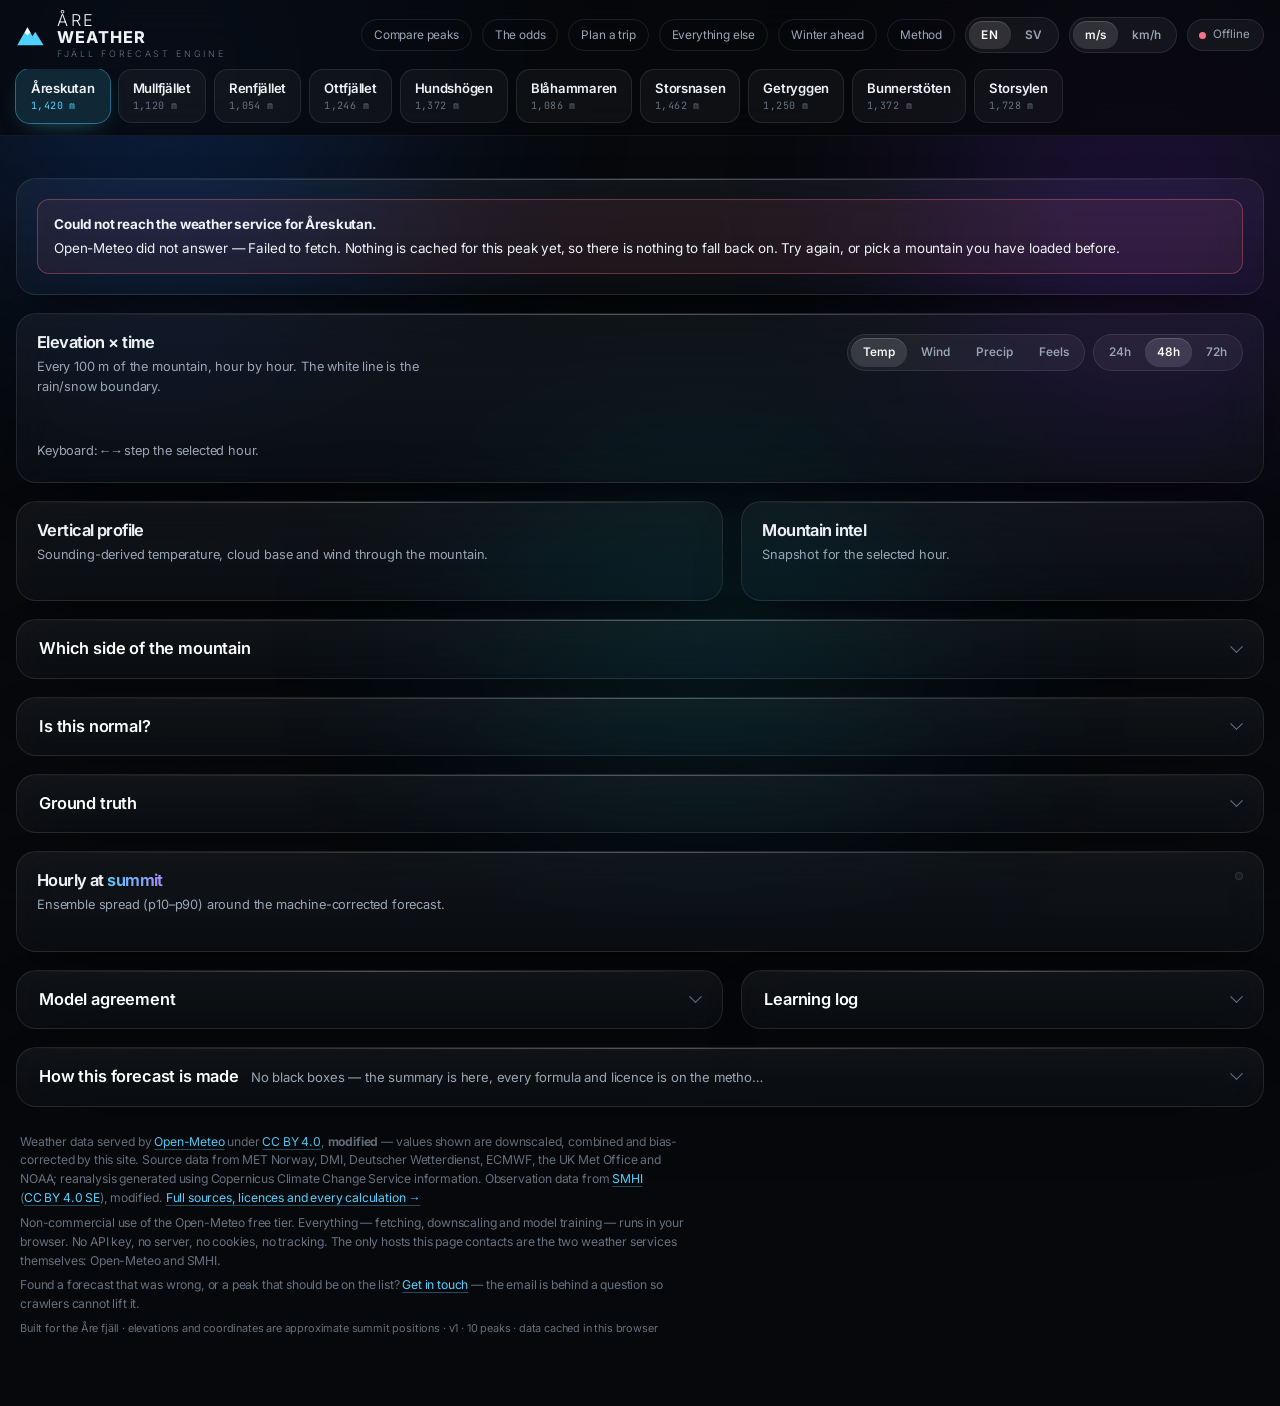
<file: index.html>
<!doctype html>
<html lang="en">
<head>
<meta charset="utf-8">
<meta name="viewport" content="width=device-width, initial-scale=1, viewport-fit=cover">
<title data-i18n="page.index.title">ÅreWeather — Mountain forecasts for Åre, Sweden</title>
<meta name="description" data-i18n-content="page.index.description" content="High-resolution, elevation-aware mountain weather for Åreskutan, Snasahögarna, Sylarna and the rest of the Åre fjäll. Multi-model ensemble + machine-learned bias correction, built for trail runners and ski mountaineers.">
<meta name="theme-color" content="#06080b">
<meta property="og:title" content="ÅreWeather">
<meta property="og:description" content="Elevation-resolved mountain weather for the Åre fjäll — trail running & ski mountaineering.">
<meta property="og:type" content="website">
<link rel="manifest" href="manifest.webmanifest">
<link rel="icon" href="data:image/svg+xml,%3Csvg xmlns='http://www.w3.org/2000/svg' viewBox='0 0 100 100'%3E%3Cpath d='M6 82 38 26l17 29 9-14 24 41z' fill='%234fd1ff'/%3E%3Cpath d='M38 26l10 18-10 8-9-7z' fill='%23fff'/%3E%3C/svg%3E">
<link rel="preload" href="fonts/inter-latin.woff2" as="font" type="font/woff2" crossorigin>
<link rel="stylesheet" href="styles.css">
</head>
<body>
<a class="skip-link" href="#main" data-i18n="nav.skip">Skip to the forecast</a>
<div class="aurora" aria-hidden="true"><span class="a1"></span><span class="a2"></span><span class="a3"></span></div>
<div class="grain" aria-hidden="true"></div>

<header class="topbar">
  <div class="wrap topbar-inner">
    <a class="brand" href="./">
      <svg class="brand-mark" viewBox="0 0 100 100" aria-hidden="true"><path d="M4 84 38 24l17 30 9-15 28 45z"/><path d="M38 24l10 18-10 9-9-8z" class="snow"/></svg>
      <span class="brand-text">ÅRE<b>WEATHER</b><i data-i18n="brand.tagline">fjäll forecast engine</i></span>
    </a>
    <div class="topbar-actions">
      <a class="nav-link" href="compare.html" data-i18n="nav.compare">Compare peaks</a>
      <a class="nav-link" href="outlook.html" data-i18n="nav.outlook">The odds</a>
      <a class="nav-link" href="trip.html" data-i18n="nav.trip">Plan a trip</a>
      <a class="nav-link" href="links.html" data-i18n="nav.links">Everything else</a>
      <a class="nav-link" href="warming.html" data-i18n="nav.warming">Winter ahead</a>
      <a class="nav-link" href="methods.html" data-i18n="nav.method">Method</a>
      <div class="seg" id="lang-toggle" role="group" data-i18n-label="lang.group" aria-label="Language"></div>
      <div class="seg" id="unit-toggle" role="group" data-i18n-label="unit.windGroup" aria-label="Wind unit">
        <button type="button" data-unit="ms" class="on">m/s</button>
        <button type="button" data-unit="kmh">km/h</button>
      </div>
      <button type="button" class="status-pill" id="status-pill" data-i18n-title="status.refresh" title="Data status — click to refresh">
        <span class="dot"></span><span id="status-text" role="status" aria-live="polite" data-i18n="status.loading">Loading…</span>
      </button>
    </div>
  </div>
  <nav class="mountain-rail" id="mountain-rail" data-i18n-label="rail.group" aria-label="Choose a mountain"></nav>
</header>

<main class="wrap" id="main">

  <!-- The one sentence the site exists to produce. Everything below is the
       working; a visitor who reads only this has still been served. -->
  <section class="answer" id="answer" aria-live="polite"></section>

  <section class="hero card" id="hero">
    <div class="hero-skeleton"><span></span><span></span><span></span></div>
  </section>

  <section class="card" id="matrix-card">
    <div class="card-head">
      <div>
        <h2 data-i18n="matrix.title">Elevation × time</h2>
        <p class="sub" id="matrix-sub">Every 100&nbsp;m of the mountain, hour by hour. The white line is the rain/snow boundary.</p>
      </div>
      <div class="controls">
        <div class="seg" id="matrix-metric" role="group" data-i18n-label="matrix.metricGroup" aria-label="Matrix metric">
          <button type="button" data-metric="temp" class="on" data-i18n="matrix.metric.temp">Temp</button>
          <button type="button" data-metric="wind" data-i18n="matrix.metric.wind">Wind</button>
          <button type="button" data-metric="precip" data-i18n="matrix.metric.precip">Precip</button>
          <button type="button" data-metric="feels" data-i18n="matrix.metric.feels">Feels</button>
        </div>
        <div class="seg" id="matrix-range" role="group" data-i18n-label="matrix.rangeGroup" aria-label="Forecast range">
          <button type="button" data-hours="24">24h</button>
          <button type="button" data-hours="48" class="on">48h</button>
          <button type="button" data-hours="72">72h</button>
        </div>
      </div>
    </div>
    <div class="matrix-scroll" tabindex="0" role="group" data-i18n-label="matrix.scroll" aria-label="Elevation and time matrix, horizontally scrollable"><div id="matrix"></div></div>
    <div class="legend" id="matrix-legend"></div>
    <p class="sub" style="margin-top:10px" data-i18n-html="matrix.keyboard">Keyboard: <kbd>←</kbd> <kbd>→</kbd> step the selected hour.</p>
  </section>

  <div class="split">
    <section class="card" id="profile-card">
      <div class="card-head">
        <div>
          <h2 data-i18n="profile.title">Vertical profile</h2>
          <p class="sub" id="profile-sub">Sounding-derived temperature, cloud base and wind through the mountain.</p>
        </div>
      </div>
      <div id="profile"></div>
    </section>

    <section class="card" id="intel-card">
      <div class="card-head"><div><h2 data-i18n="intel.title">Mountain intel</h2><p class="sub" data-i18n="intel.sub">Snapshot for the selected hour.</p></div></div>
      <div class="intel-grid" id="intel"></div>
    </section>
  </div>

  <details class="card fold" id="aspect-card">
    <summary>
      <span class="fold-head"><span class="fold-title" data-i18n="aspect.title">Which side of the mountain</span><span class="fold-peek"></span></span>
    </summary>
    <div class="fold-body">
      <div class="card-head">
        <div>
          <p class="sub" data-i18n="aspect.sub">Wind strips one side and loads the other.</p>
        </div>
        <div class="controls">
          <div class="seg small" id="aspect-lens" role="group" data-i18n-label="aspect.lensGroup" aria-label="What to show">
            <button type="button" data-lens="wind" class="on" aria-pressed="true" data-i18n="aspect.lens.wind">Wind</button>
            <button type="button" data-lens="loading" aria-pressed="false" data-i18n="aspect.lens.loading">Loading</button>
            <button type="button" data-lens="sun" aria-pressed="false" data-i18n="aspect.lens.sun">Sun</button>
          </div>
        </div>
      </div>
      <div id="aspect"></div>
    </div>
  </details>

  <details class="card fold" id="climate-card">
    <summary>
      <span class="fold-head"><span class="fold-title" data-i18n="climate.title">Is this normal?</span><span class="fold-peek"></span></span>
    </summary>
    <div class="fold-body">
      <p class="sub" data-i18n="climate.sub">Today against thirty years of the same date.</p>
      <div id="climate"><p class="sub" data-i18n="climate.loading">Reading thirty years of archive…</p></div>
    </div>
  </details>

  <details class="card fold" id="obs-card">
    <summary>
      <span class="fold-head"><span class="fold-title" data-i18n="obs.title">Ground truth</span><span class="fold-peek"></span></span>
    </summary>
    <div class="fold-body">
      <p class="sub" data-i18n="obs.sub">Live readings from the nearest SMHI stations, and how the forecast compares against them right now.</p>
      <div id="observations"><p class="sub" data-i18n="obs.reading">Reading the stations…</p></div>
    </div>
  </details>

  <section class="card" id="hourly-card">
    <div class="card-head">
      <div>
        <h2><span data-i18n="hourly.title">Hourly at</span> <span id="band-label" class="hl">summit</span></h2>
        <p class="sub" data-i18n="hourly.sub">Ensemble spread (p10–p90) around the machine-corrected forecast.</p>
      </div>
      <div class="controls"><div class="seg small" id="band-picker" role="group" data-i18n-label="hourly.bandGroup" aria-label="Elevation band"></div></div>
    </div>
    <div id="hourly"></div>
  </section>

  <div class="split">
    <details class="card fold" id="models-card">
      <summary>
        <span class="fold-head"><span class="fold-title" data-i18n="models.title">Model agreement</span><span class="fold-peek"></span></span>
      </summary>
      <div class="fold-body">
        <p class="sub" id="models-sub">Weighted by measured 45-day skill over this exact point.</p>
        <div id="models"></div>
      </div>
    </details>

    <details class="card fold" id="ml-card">
      <summary>
        <span class="fold-head"><span class="fold-title" data-i18n="ml.title">Learning log</span><span class="fold-peek"></span></span>
      </summary>
      <div class="fold-body">
        <p class="sub" data-i18n="ml.sub">What the in-browser model learned and how much it actually helped.</p>
        <div id="ml"></div>
      </div>
    </details>
  </div>

  <details class="card method fold" id="method">
    <summary>
      <span class="fold-head"><span class="fold-title" data-i18n="method.title">How this forecast is made</span><span class="fold-peek" data-i18n="method.sub">No black boxes — the summary is here, every formula and licence is on the method page.</span></span>
    </summary>
    <div class="fold-body">
    <div class="card-head">
      <div class="controls"><a class="nav-link" href="methods.html" data-i18n="method.link">Full method, sources &amp; licences →</a></div>
    </div>
    <ol class="method-list">
      <li data-i18n-html="method.step1"><b>Six numerical weather models</b> are fetched per mountain from Open-Meteo: MET Norway MET Nordic (1&nbsp;km, the best model for Scandinavian terrain), DMI Harmonie AROME (2&nbsp;km), DWD ICON, ECMWF IFS, UKMO and NOAA GFS.</li>
      <li data-i18n-html="method.step2"><b>A real sounding, not a lapse-rate guess.</b> Temperature, humidity and wind on pressure levels from 1000&nbsp;hPa to 500&nbsp;hPa with their geopotential heights give the true vertical structure above the mountain — including inversions, where the summit is <i>warmer</i> than the village.</li>
      <li data-i18n-html="method.step3"><b>Elevation downscaling.</b> The sounding is anchored to the surface ensemble at model height, then interpolated to every 100&nbsp;m band. Wind is blended from surface to free atmosphere and multiplied by a terrain exposure factor. Precipitation gets an orographic enhancement with height.</li>
      <li data-i18n-html="method.step4"><b>Phase from wet-bulb temperature</b>, not air temperature — the physically correct way to place a snow line, then a temperature-dependent snow ratio converts millimetres to centimetres.</li>
      <li data-i18n-html="method.step5"><b>Machine learning, trained in your browser.</b> 45 days of archived forecasts from every model are scored against ERA5-Land reanalysis. A ridge regression learns the residual temperature and wind bias at this point; a logistic model calibrates precipitation probability; a softmax over measured error assigns each model its weight. Hold-out validation is reported honestly in the learning log — including when the correction does not help.</li>
      <li data-i18n-html="method.step6"><b>Ensemble probabilities</b> come from a 30+ member ICON-EU / GFS ensemble, giving the p10–p90 bands and the chance of precipitation.</li>
    </ol>
    <p class="disclaimer" data-i18n-html="method.disclaimer"><b>This is not an avalanche forecast.</b> Wind-loading and new-snow numbers are meteorological indices only. For avalanche danger in the Swedish fjäll always use <a href="https://www.lavinprognoser.se" target="_blank" rel="noopener">lavinprognoser.se</a>, and for official warnings <a href="https://www.smhi.se" target="_blank" rel="noopener">SMHI</a>. Mountain weather kills people who trust a screen over their eyes.</p>
    </div>
  </details>

  <footer class="footer">
    <p data-i18n-html="footer.attribution">placeholder</p>
    <p data-i18n-html="footer.privacy">placeholder</p>
    <p data-i18n-html="footer.contact">placeholder</p>
    <p class="tiny"><span data-i18n="footer.builtFor">Built for the Åre fjäll · elevations and coordinates are approximate summit positions</span> · <span id="build-line"></span></p>
  </footer>
</main>

<div class="tooltip" id="tooltip" role="status" aria-live="off"></div>

<script type="module" src="js/main.js"></script>
</body>
</html>
</file>
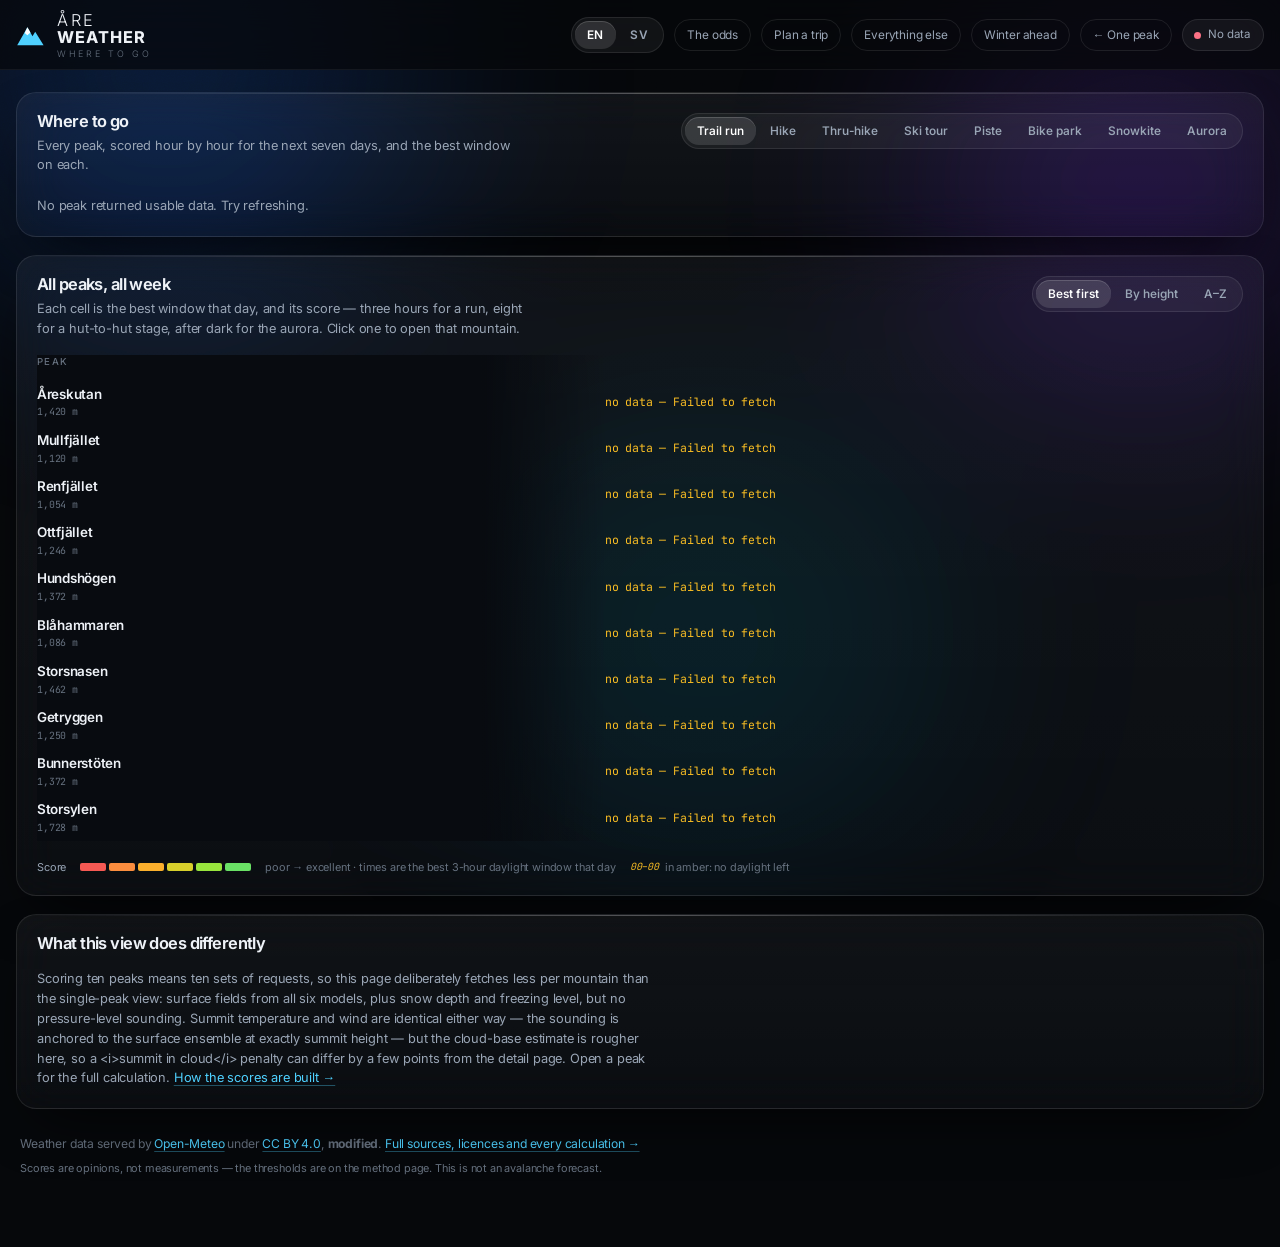
<file: compare.html>
<!doctype html>
<html lang="en">
<head>
<meta charset="utf-8">
<meta name="viewport" content="width=device-width, initial-scale=1, viewport-fit=cover">
<title data-i18n="page.compare.title">Where to go — ÅreWeather</title>
<meta name="description" data-i18n-content="page.compare.description" content="Every peak in the Åre fjäll scored side by side for the next week, for trail running and ski mountaineering.">
<meta name="theme-color" content="#06080b">
<link rel="manifest" href="manifest.webmanifest">
<link rel="icon" href="data:image/svg+xml,%3Csvg xmlns='http://www.w3.org/2000/svg' viewBox='0 0 100 100'%3E%3Cpath d='M6 82 38 26l17 29 9-14 24 41z' fill='%234fd1ff'/%3E%3Cpath d='M38 26l10 18-10 8-9-7z' fill='%23fff'/%3E%3C/svg%3E">
<link rel="preload" href="fonts/inter-latin.woff2" as="font" type="font/woff2" crossorigin>
<link rel="stylesheet" href="styles.css">
</head>
<body>
<a class="skip-link" href="#picks" data-i18n="nav.skipPicks">Skip to the recommendations</a>
<div class="aurora" aria-hidden="true"><span class="a1"></span><span class="a2"></span><span class="a3"></span></div>
<div class="grain" aria-hidden="true"></div>

<header class="topbar">
  <div class="wrap topbar-inner">
    <a class="brand" href="./">
      <svg class="brand-mark" viewBox="0 0 100 100" aria-hidden="true"><path d="M4 84 38 24l17 30 9-15 28 45z"/><path d="M38 24l10 18-10 9-9-8z" class="snow"/></svg>
      <span class="brand-text">ÅRE<b>WEATHER</b><i data-i18n="brand.compare">where to go</i></span>
    </a>
    <div class="topbar-actions">
      <div class="seg" id="lang-toggle" role="group" data-i18n-label="lang.group" aria-label="Language"></div>
      <a class="nav-link" href="outlook.html" data-i18n="nav.outlook">The odds</a>
      <a class="nav-link" href="trip.html" data-i18n="nav.trip">Plan a trip</a>
      <a class="nav-link" href="links.html" data-i18n="nav.links">Everything else</a>
      <a class="nav-link" href="warming.html" data-i18n="nav.warming">Winter ahead</a>
      <a class="nav-link" href="./" data-i18n="nav.onePeak">← One peak</a>
      <button type="button" class="status-pill" id="status-pill" data-i18n-title="status.refresh" title="Data status — click to refresh">
        <span class="dot"></span><span id="status-text" role="status" aria-live="polite" data-i18n="status.loading">Loading…</span>
      </button>
    </div>
  </div>
</header>

<main class="wrap" style="padding: 22px 0 64px; display: grid; gap: 18px;">

  <section class="card" id="picks">
    <div class="card-head">
      <div>
        <h2 id="picks-title">Where to go</h2>
        <p class="sub" id="picks-sub">Every peak, scored hour by hour for the next seven days, and the best window on each.</p>
      </div>
      <div class="controls">
        <div class="seg seg-wrap" id="activity" role="group" data-i18n-label="compare.activityGroup" aria-label="Activity"></div>
      </div>
    </div>
    <div class="picks" id="picks-grid"></div>
    <div class="progress" id="progress" hidden><i style="width:0%"></i></div>
  </section>

  <section class="card" id="grid-card">
    <div class="card-head">
      <div>
        <h2 data-i18n="compare.gridTitle">All peaks, all week</h2>
        <p class="sub" data-i18n="compare.gridSub">Each cell is the best window that day, and its score.</p>
      </div>
      <div class="controls">
        <div class="seg" id="sort" role="group" data-i18n-label="compare.sortGroup" aria-label="Sort order">
          <button type="button" data-sort="best" class="on" aria-pressed="true" data-i18n="compare.sort.best">Best first</button>
          <button type="button" data-sort="height" aria-pressed="false" data-i18n="compare.sort.height">By height</button>
          <button type="button" data-sort="name" aria-pressed="false" data-i18n="compare.sort.name">A–Z</button>
        </div>
      </div>
    </div>
    <div class="grid-scroll" tabindex="0" role="group" data-i18n-label="compare.scroll" aria-label="Comparison grid, horizontally scrollable">
      <table class="compare" id="grid"></table>
    </div>
    <div class="compare-legend" id="legend"></div>
  </section>

  <section class="card">
    <div class="card-head"><div><h2 data-i18n="compare.differentTitle">What this view does differently</h2></div></div>
    <p class="sub" style="max-width:78ch"><span data-i18n="compare.different">…</span>
      <a href="methods.html" data-i18n="compare.differentLink">How the scores are built →</a></p>
  </section>

  <footer class="footer">
    <p data-i18n-html="footer.attributionShort">placeholder</p>
    <p class="tiny" data-i18n="footer.scoresOpinion">placeholder</p>
  </footer>
</main>

<div class="tooltip" id="tooltip" role="status" aria-live="off"></div>
<script type="module" src="js/compare.js"></script>
</body>
</html>
</file>
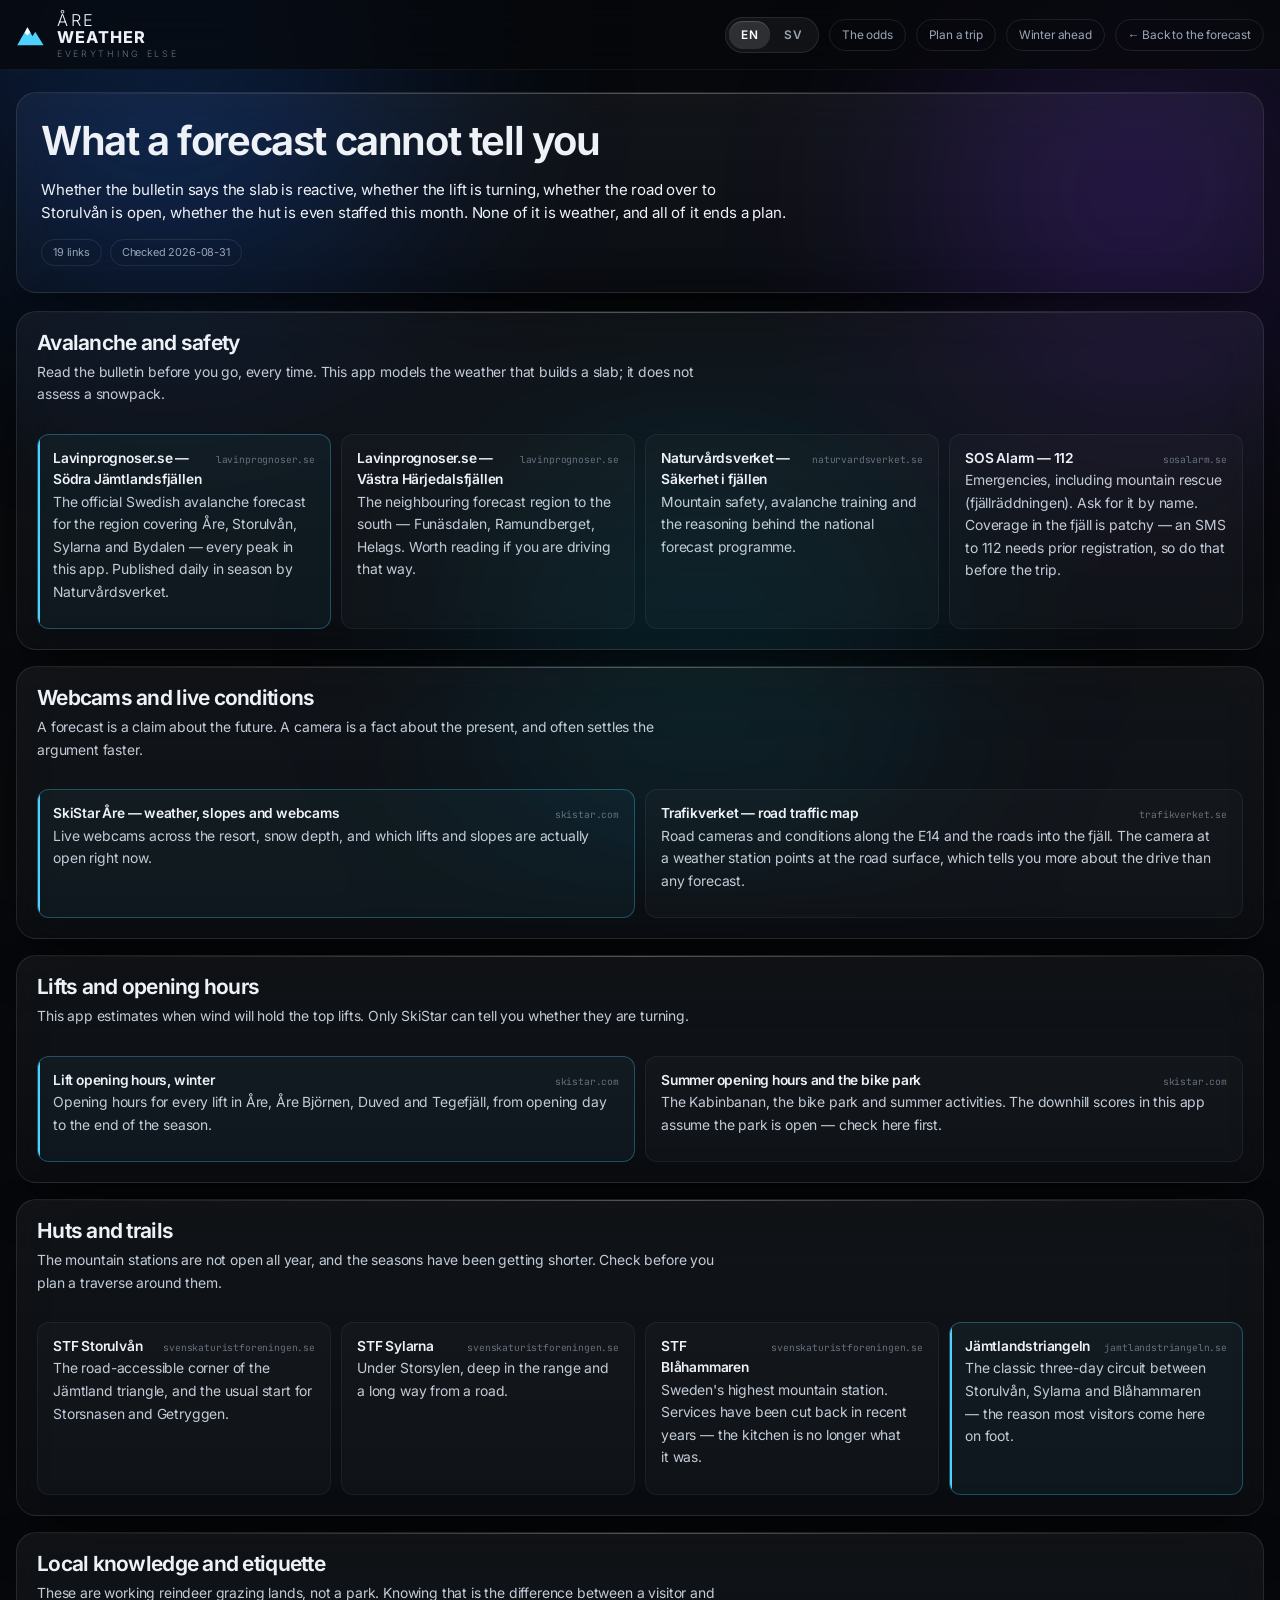
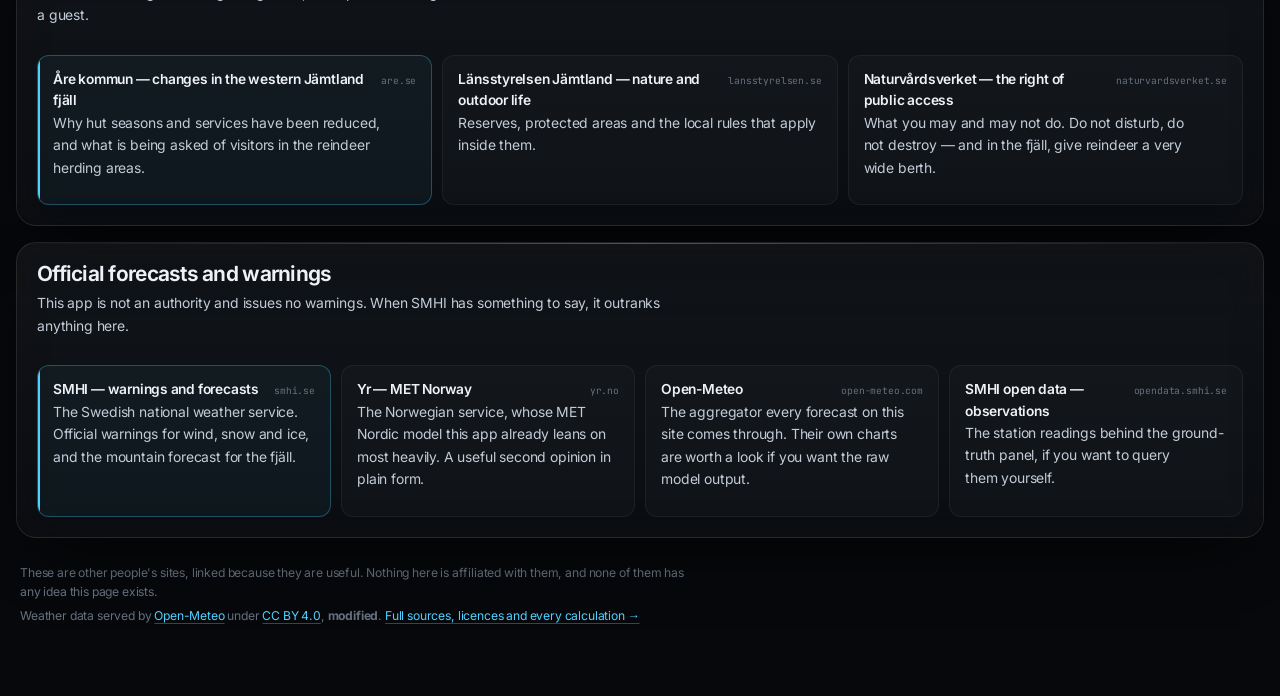
<file: links.html>
<!doctype html>
<html lang="en">
<head>
<meta charset="utf-8">
<meta name="viewport" content="width=device-width, initial-scale=1, viewport-fit=cover">
<title data-i18n="page.links.title">Everything else — ÅreWeather</title>
<meta name="description" data-i18n-content="page.links.description" content="Avalanche bulletins, webcams, lift opening hours, road conditions, huts and official warnings for the Åre fjäll — the things a forecast cannot tell you.">
<meta name="theme-color" content="#06080b">
<link rel="manifest" href="manifest.webmanifest">
<link rel="icon" href="data:image/svg+xml,%3Csvg xmlns='http://www.w3.org/2000/svg' viewBox='0 0 100 100'%3E%3Cpath d='M6 82 38 26l17 29 9-14 24 41z' fill='%234fd1ff'/%3E%3Cpath d='M38 26l10 18-10 8-9-7z' fill='%23fff'/%3E%3C/svg%3E">
<link rel="preload" href="fonts/inter-latin.woff2" as="font" type="font/woff2" crossorigin>
<link rel="stylesheet" href="styles.css">
</head>
<body>
<a class="skip-link" href="#resources" data-i18n="nav.skipContent">Skip to the content</a>
<div class="aurora" aria-hidden="true"><span class="a1"></span><span class="a2"></span><span class="a3"></span></div>
<div class="grain" aria-hidden="true"></div>

<header class="topbar">
  <div class="wrap topbar-inner">
    <a class="brand" href="./">
      <svg class="brand-mark" viewBox="0 0 100 100" aria-hidden="true"><path d="M4 84 38 24l17 30 9-15 28 45z"/><path d="M38 24l10 18-10 9-9-8z" class="snow"/></svg>
      <span class="brand-text">ÅRE<b>WEATHER</b><i data-i18n="brand.links">everything else</i></span>
    </a>
    <div class="topbar-actions">
      <div class="seg" id="lang-toggle" role="group" data-i18n-label="lang.group" aria-label="Language"></div>
      <a class="nav-link" href="outlook.html" data-i18n="nav.outlook">The odds</a>
      <a class="nav-link" href="trip.html" data-i18n="nav.trip">Plan a trip</a>
      <a class="nav-link" href="warming.html" data-i18n="nav.warming">Winter ahead</a>
      <a class="back-link" href="./" data-i18n="nav.back">← Back to the forecast</a>
    </div>
  </div>
</header>

<main class="wrap" style="padding: 22px 0 64px; display: grid; gap: 18px;">
  <section class="card doc-hero">
    <h1 data-i18n="links.h1">What a forecast cannot tell you</h1>
    <p class="lede" data-i18n="links.lede">Whether the bulletin says the slab is reactive, whether the lift is turning, whether the road over to Storulvån is open, whether the hut is even staffed this month. None of it is weather, and all of it ends a plan.</p>
    <div class="pill-row">
      <span class="pill" id="links-count"></span>
      <span class="pill" id="links-verified"></span>
    </div>
  </section>

  <div id="resources" class="doc"></div>

  <footer class="footer">
    <p data-i18n-html="links.disclaimer">These are other people's sites. They are linked because they are useful, not because anything here is affiliated with them.</p>
    <p data-i18n-html="footer.attributionShort">placeholder</p>
  </footer>
</main>
<script type="module" src="js/links.js"></script>
</body>
</html>
</file>
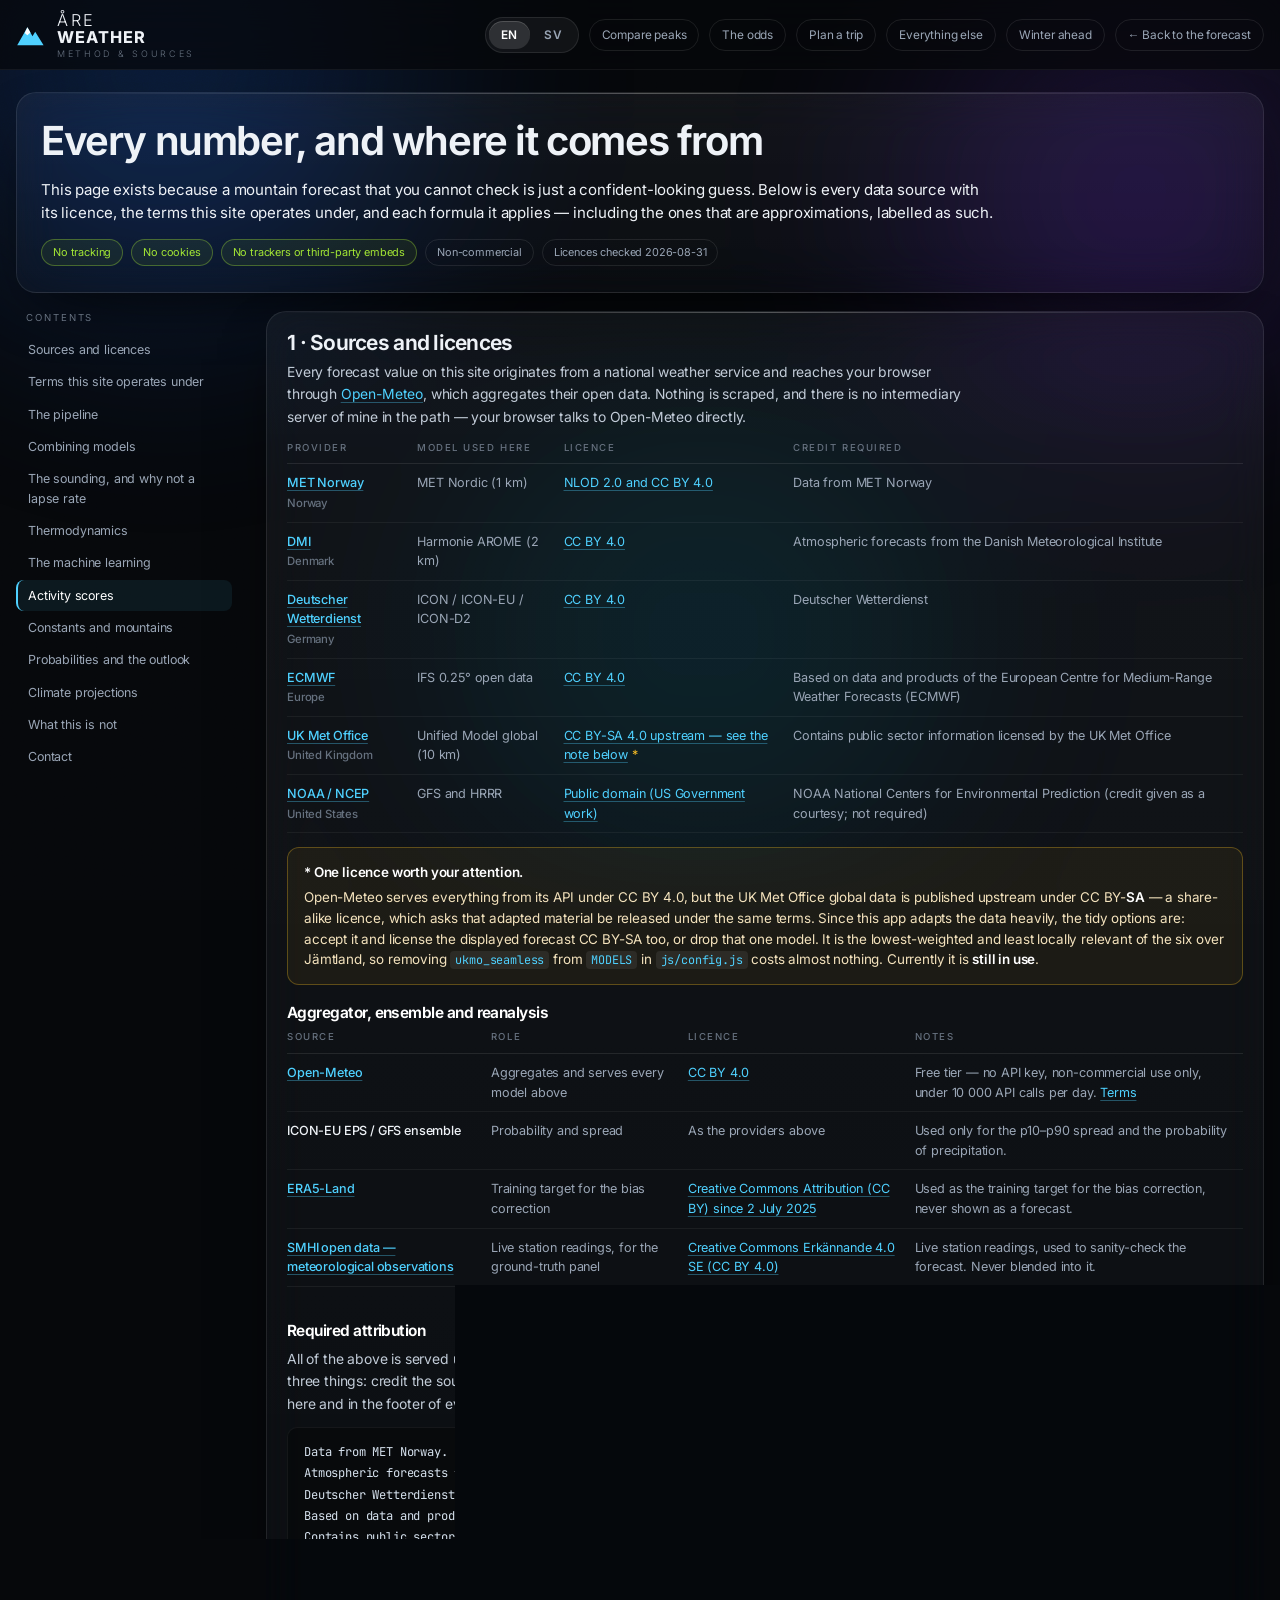
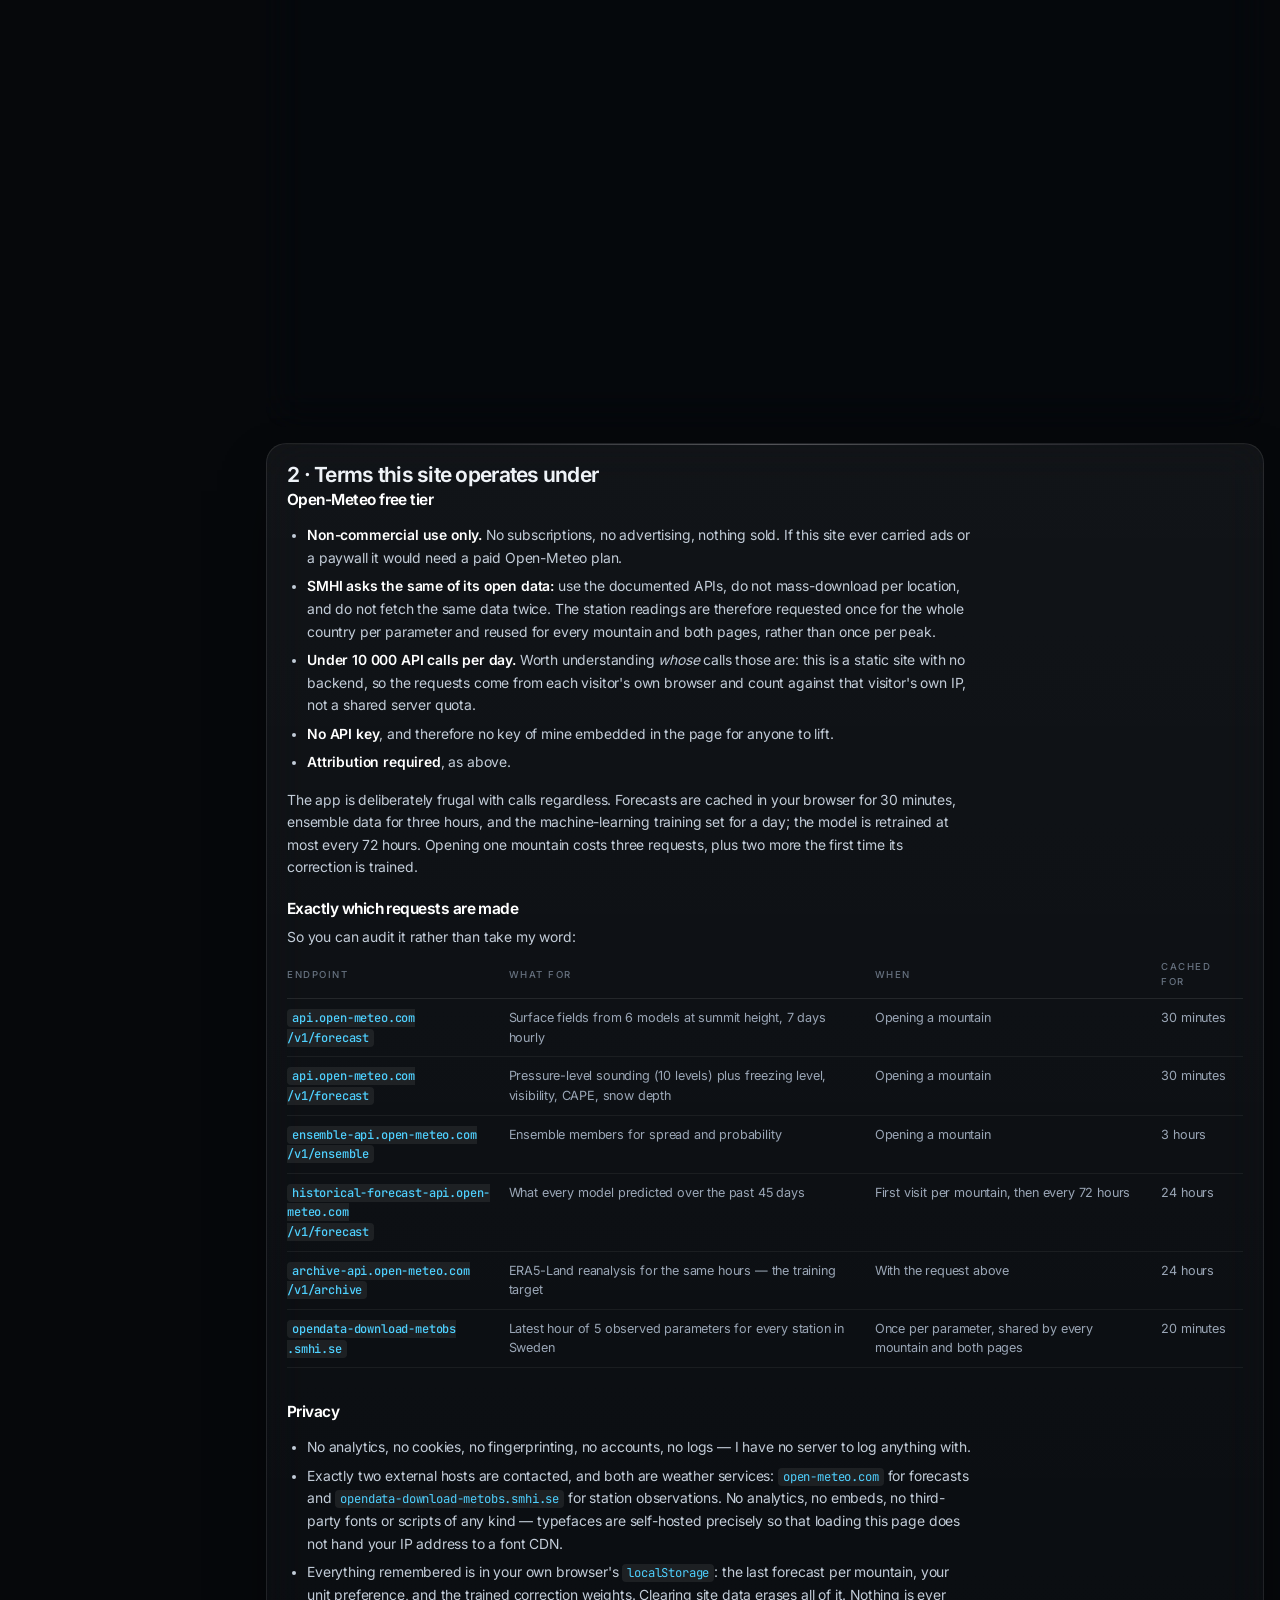
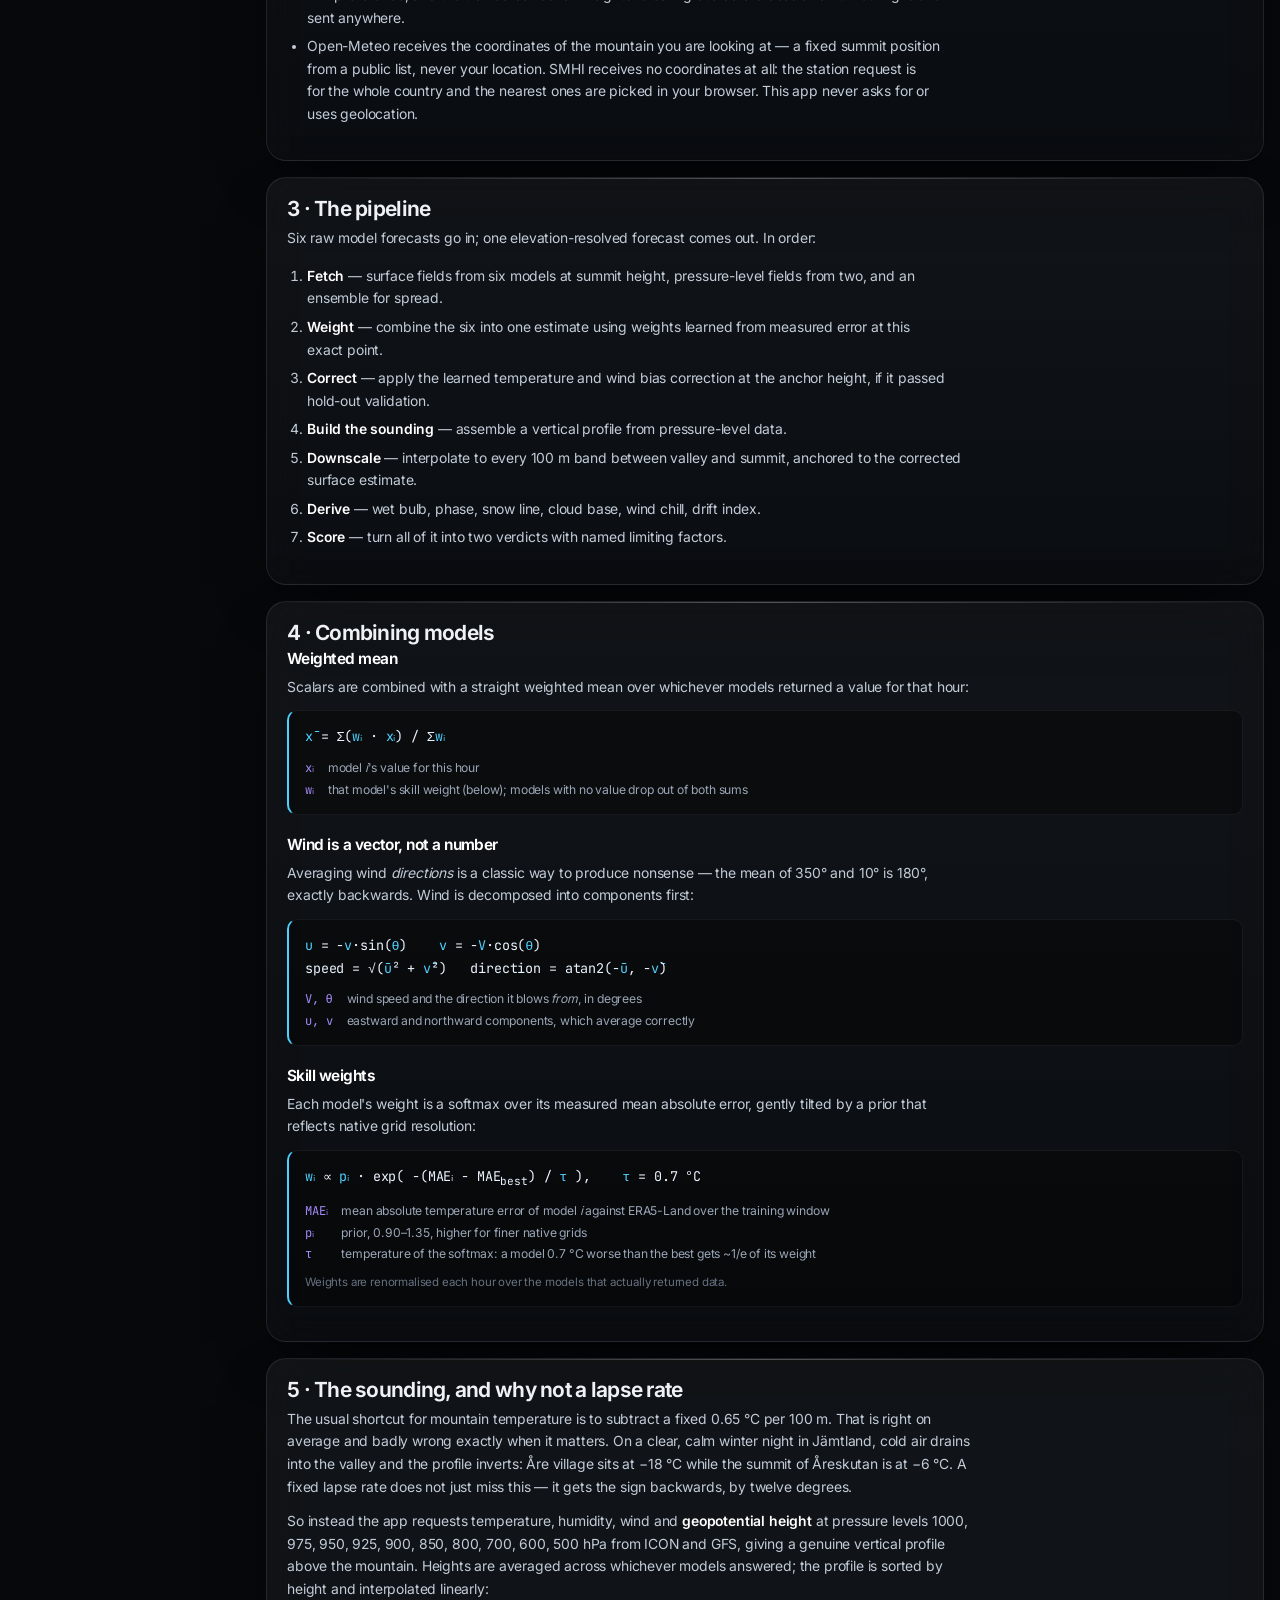
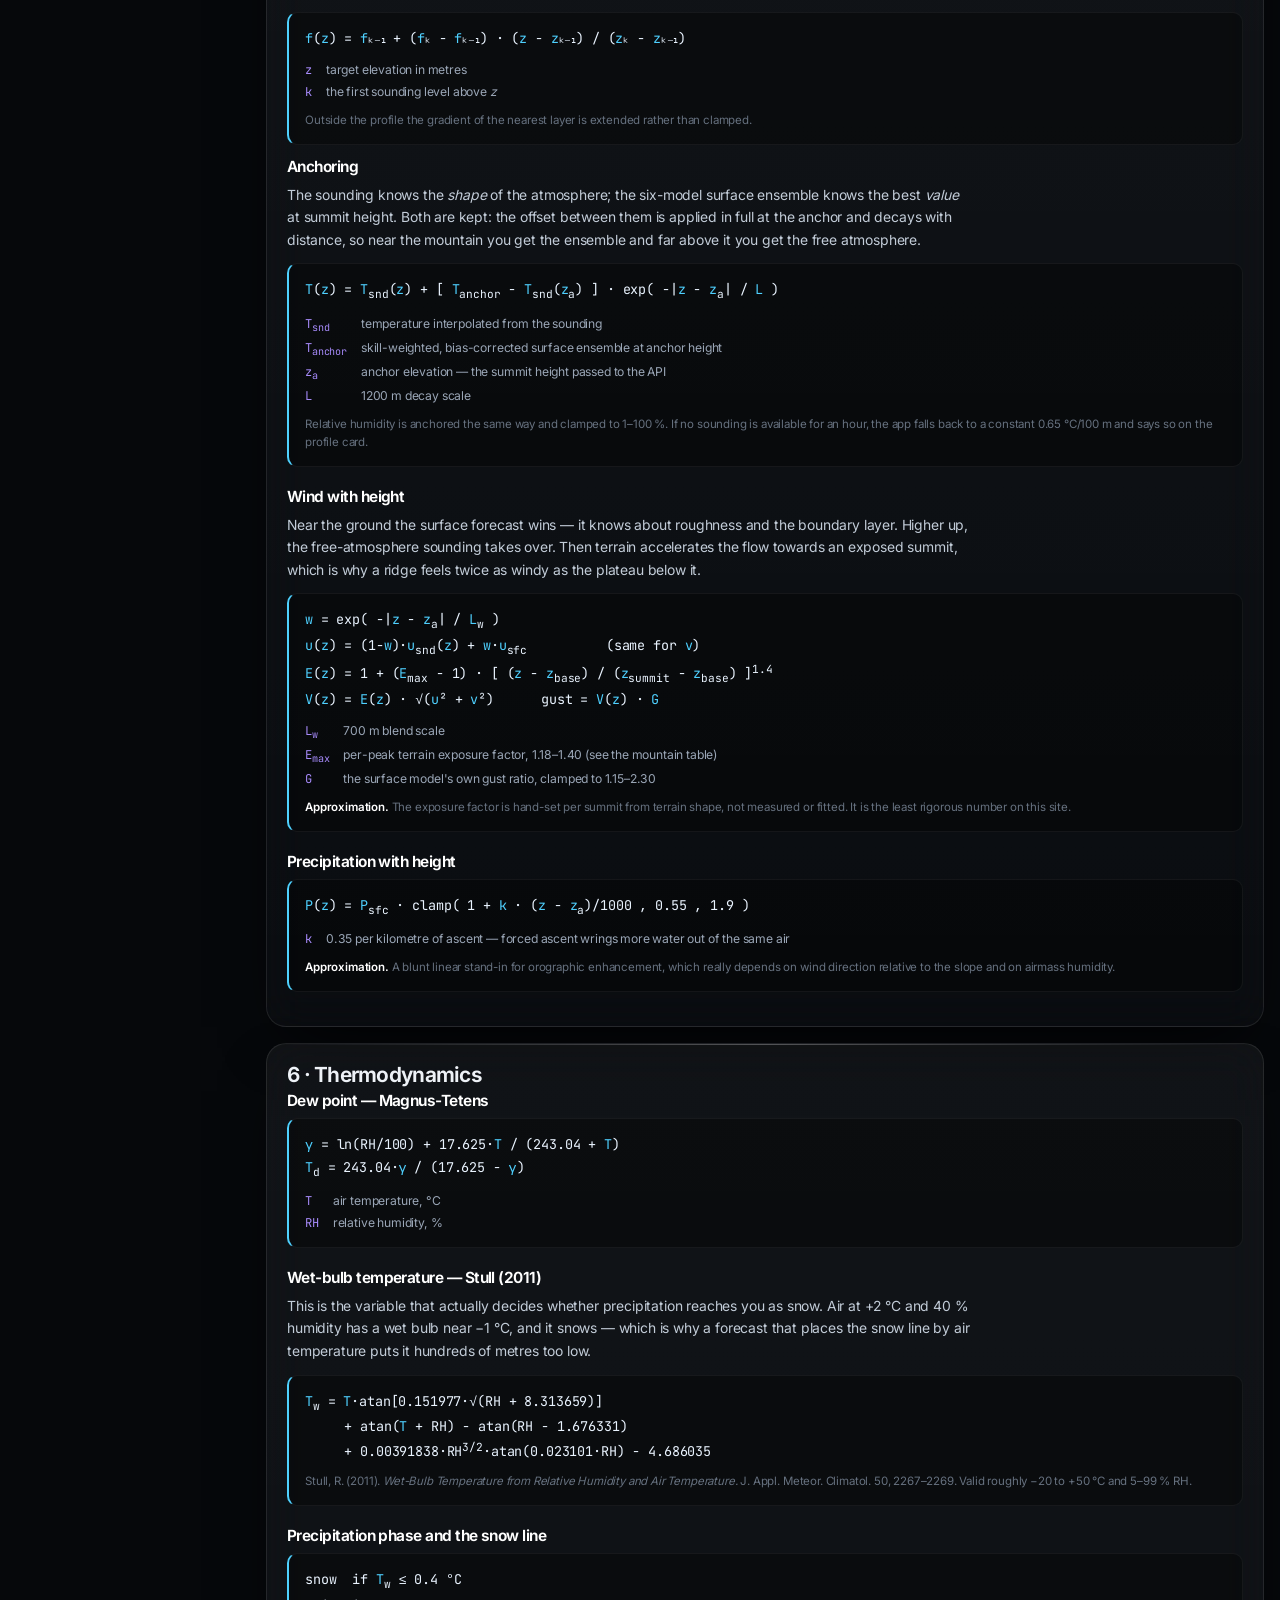
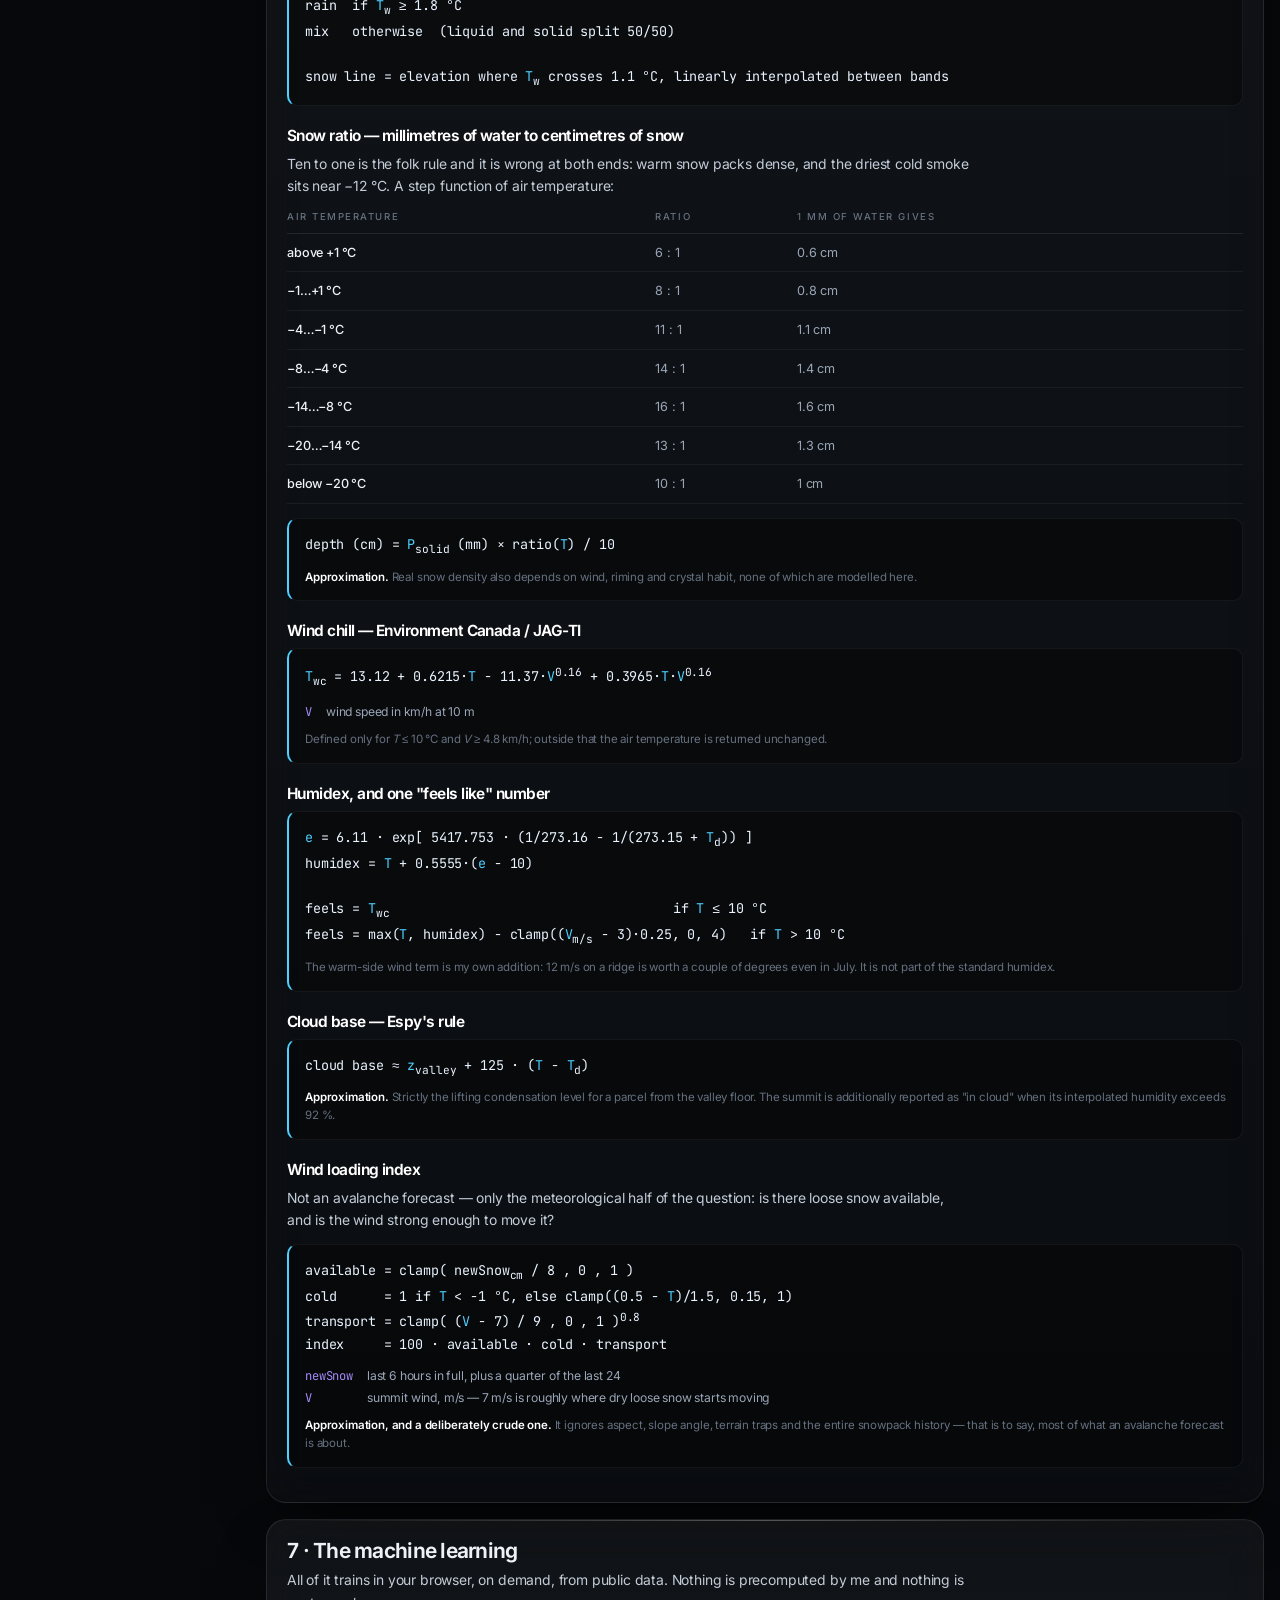
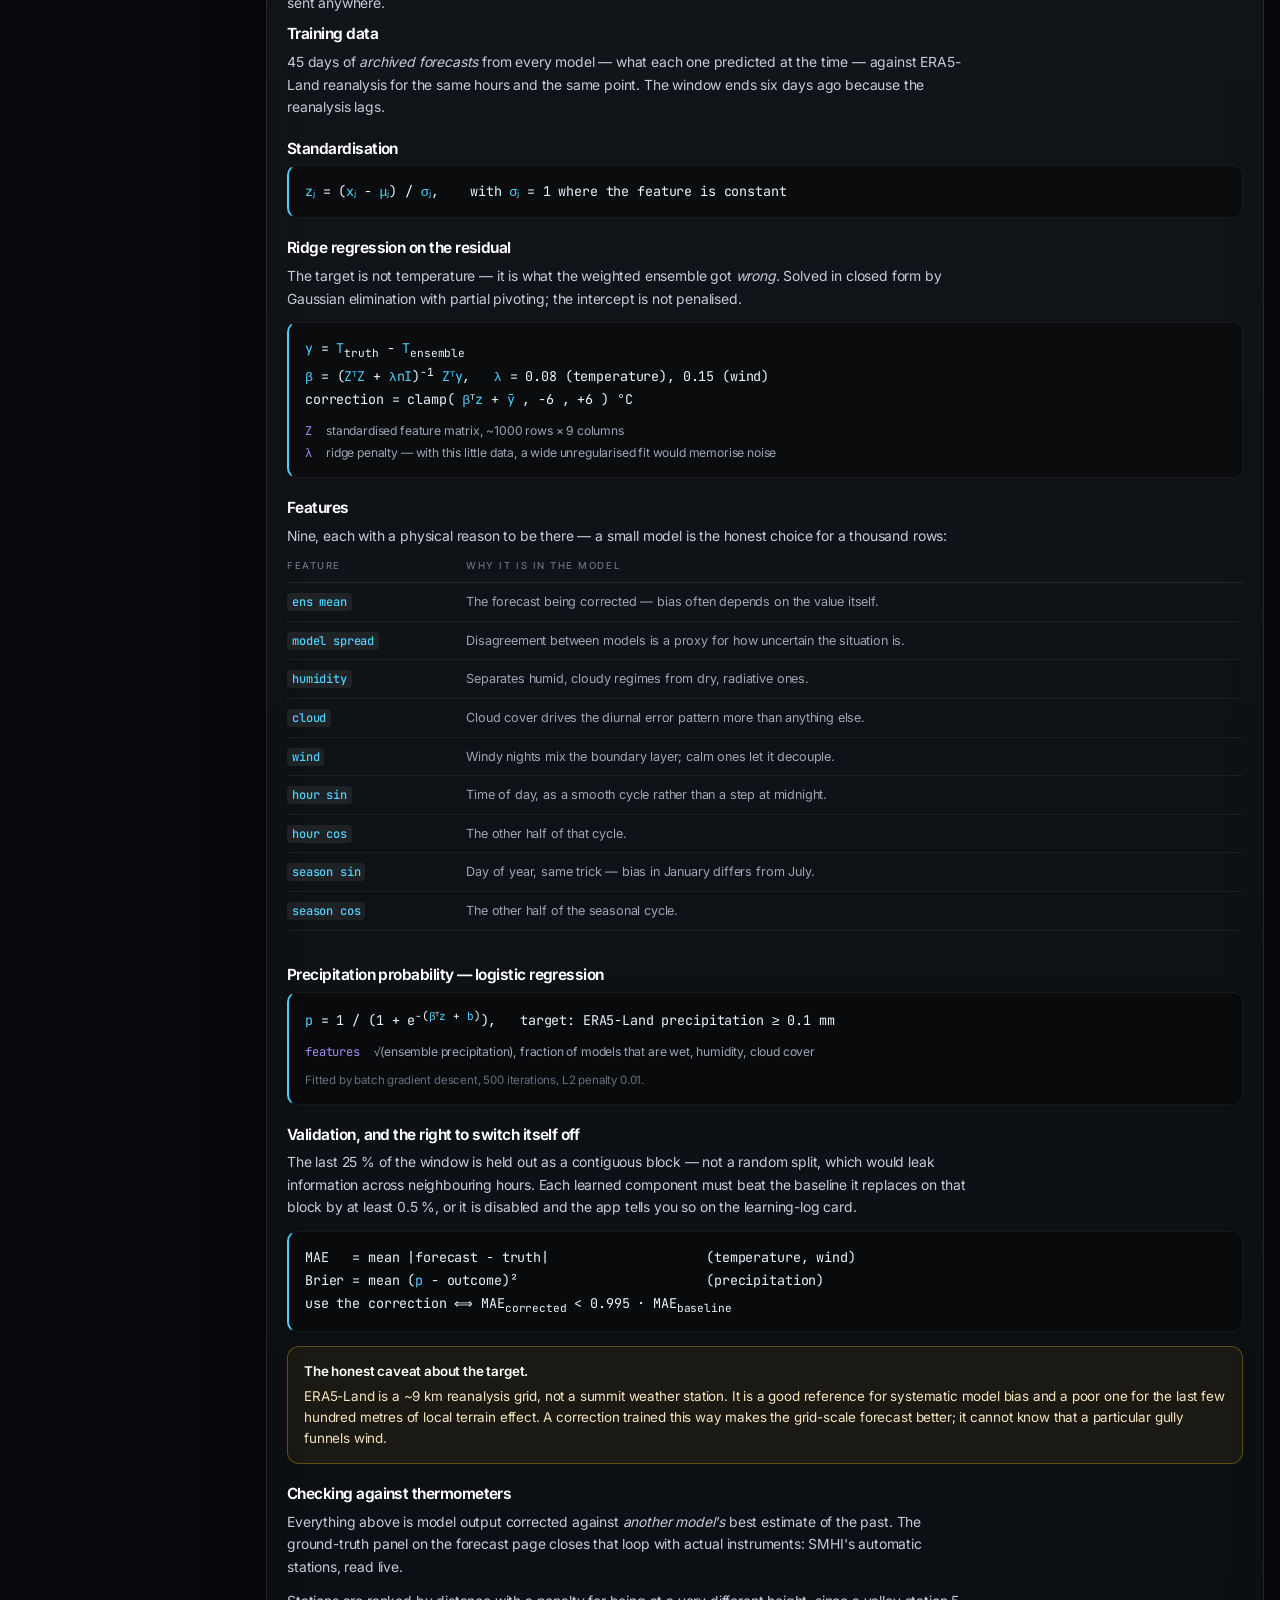
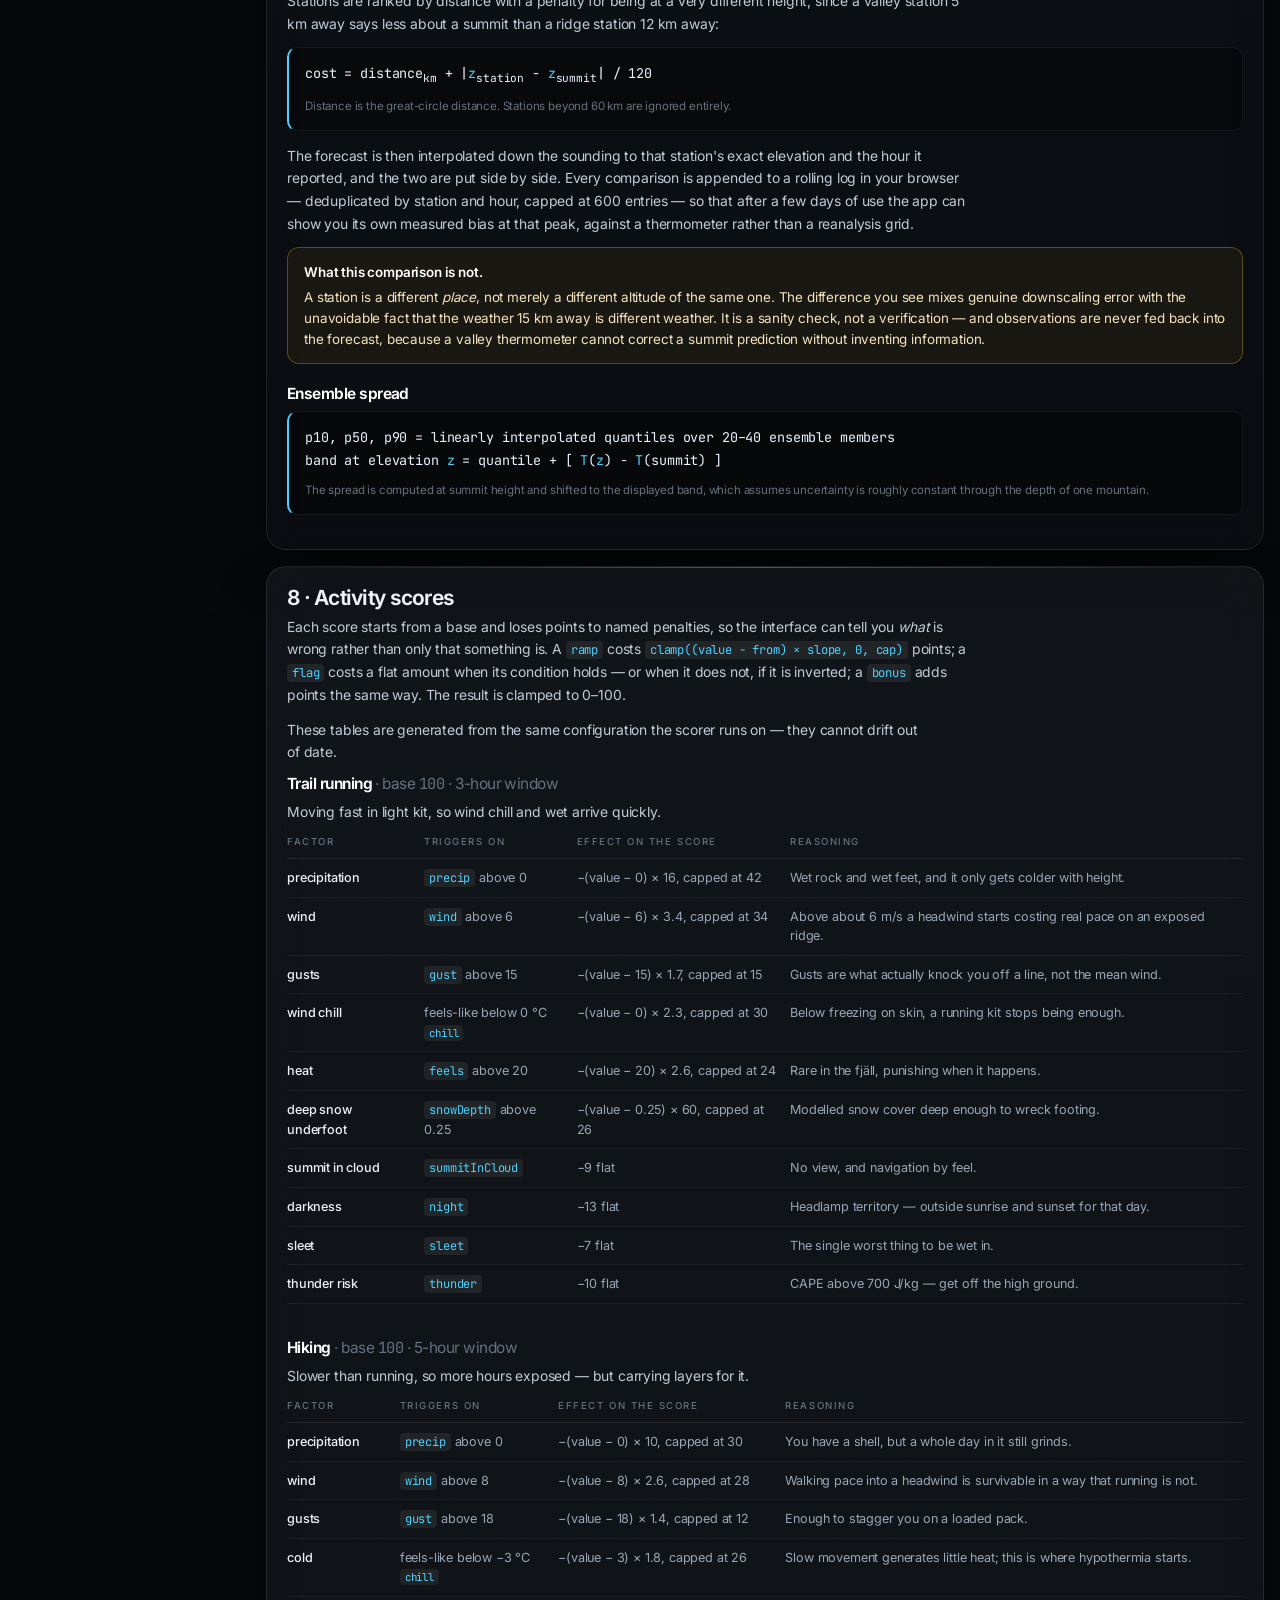
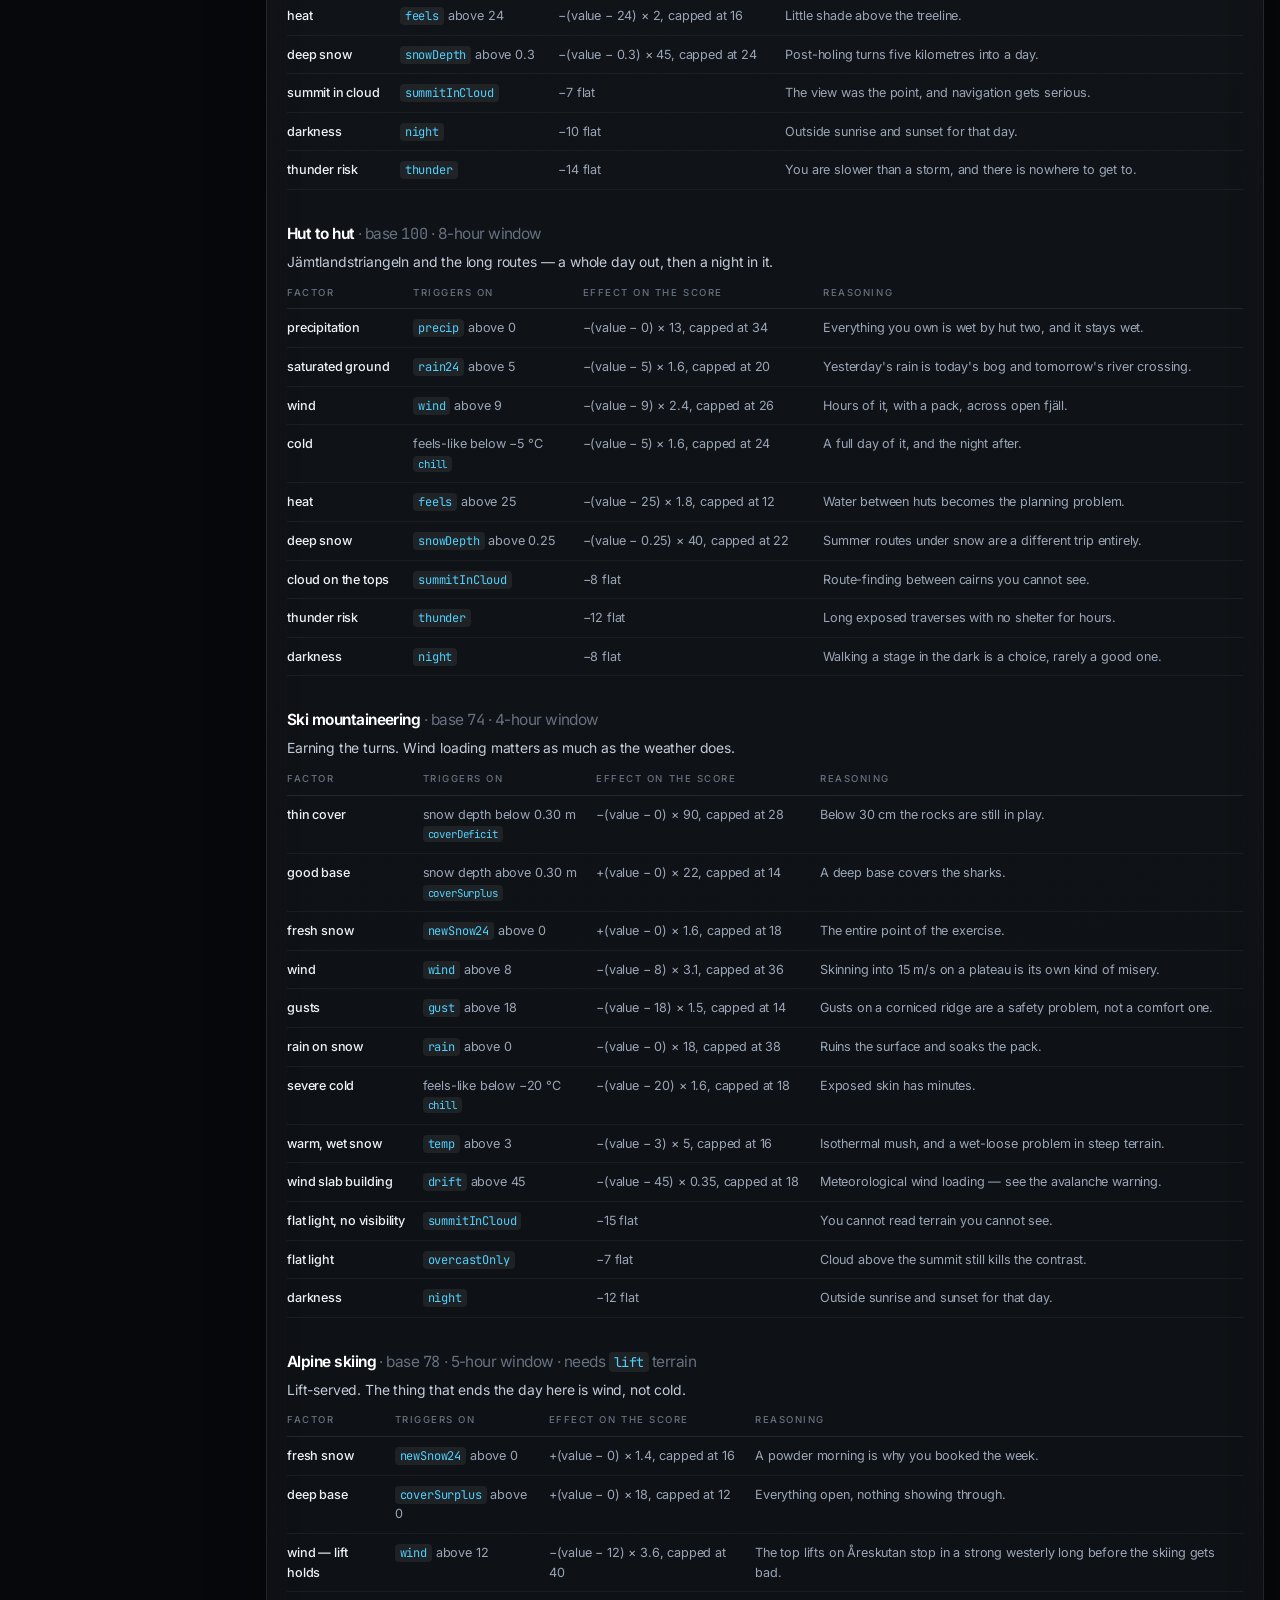
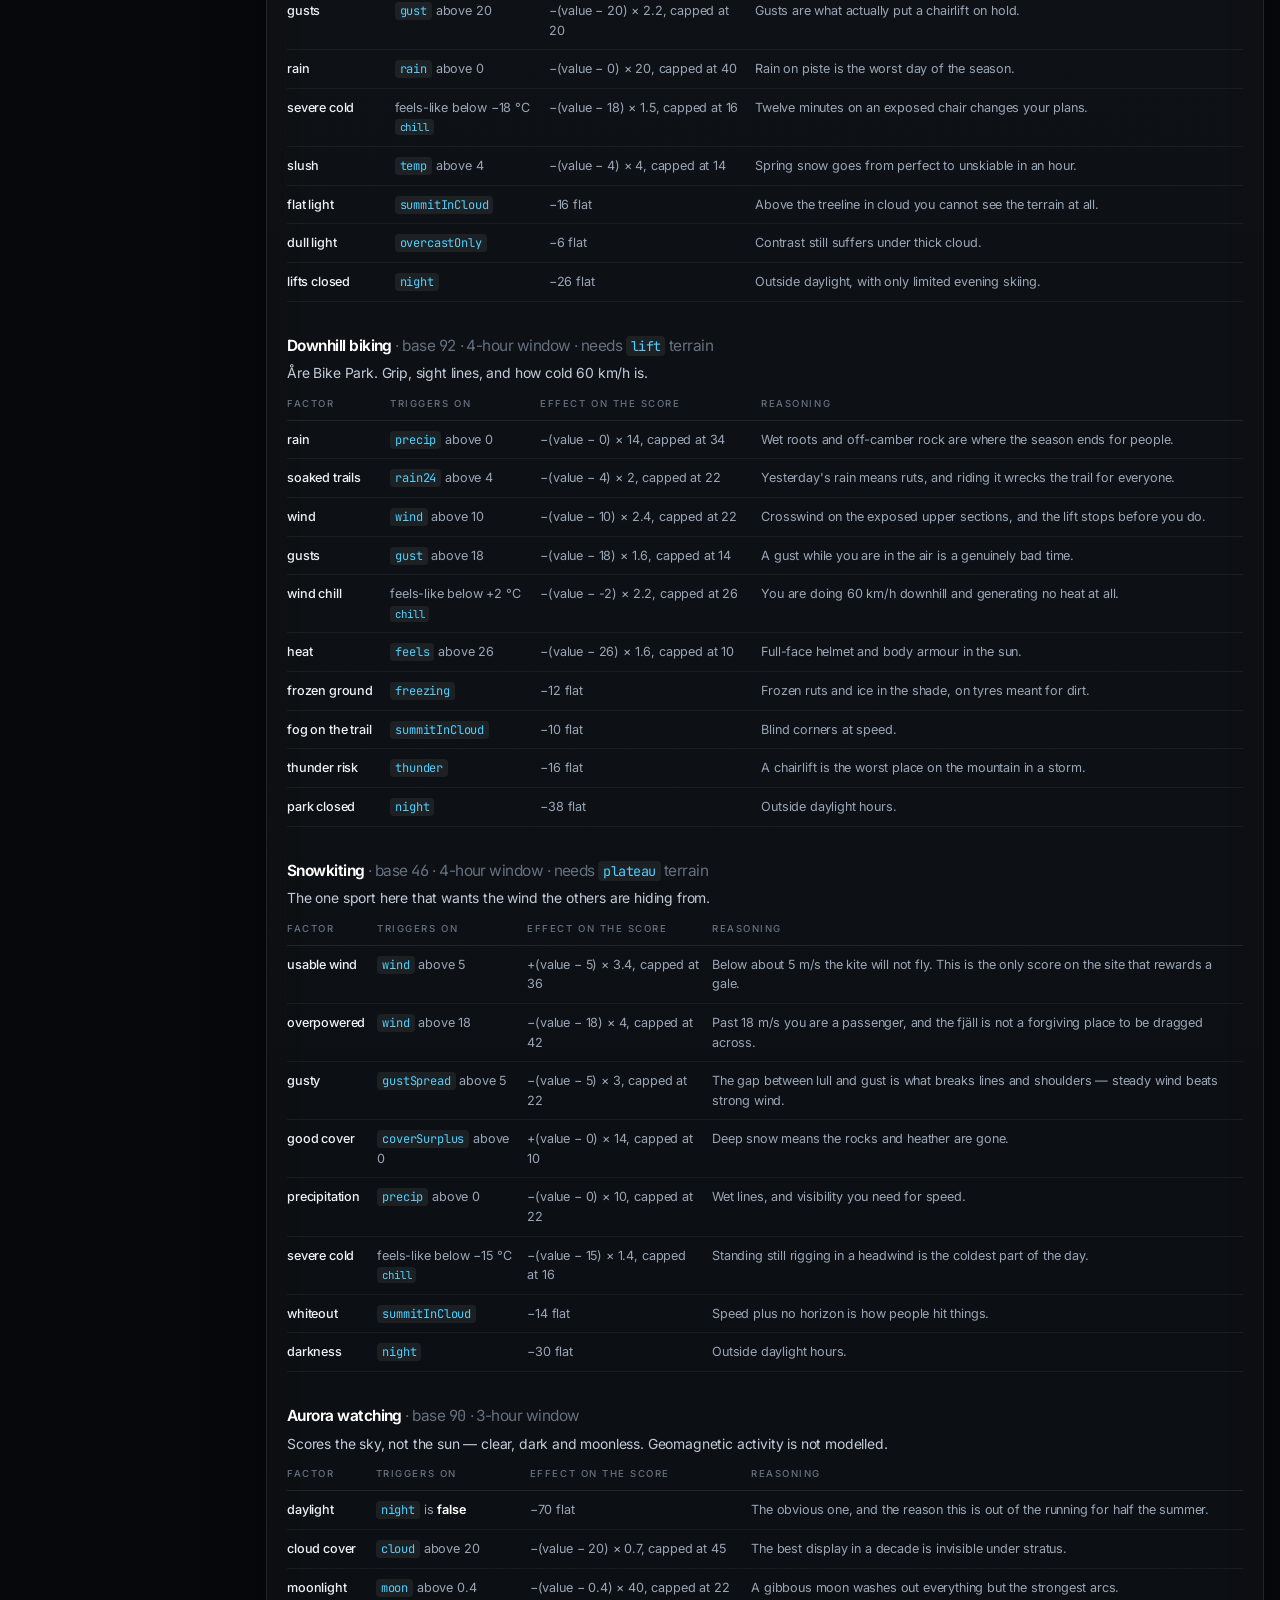
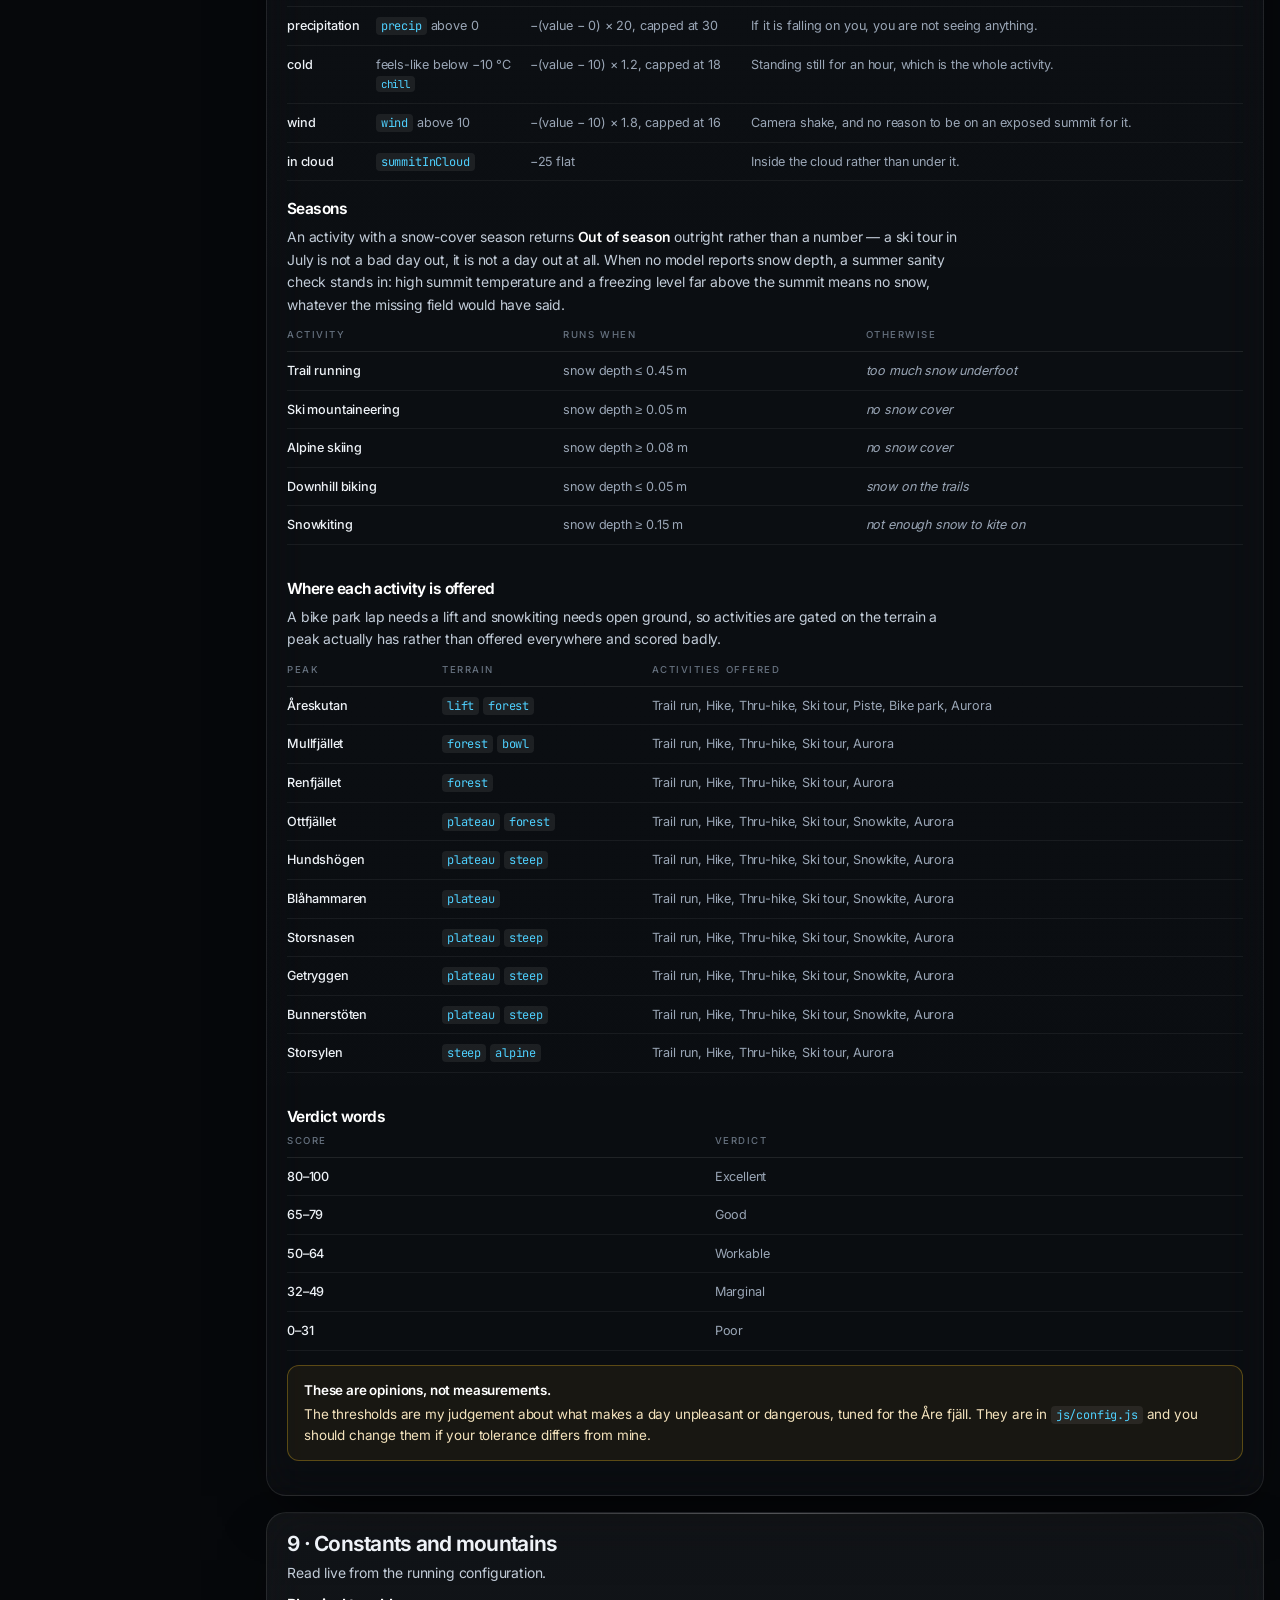
<file: methods.html>
<!doctype html>
<html lang="en">
<head>
<meta charset="utf-8">
<meta name="viewport" content="width=device-width, initial-scale=1, viewport-fit=cover">
<title data-i18n="page.methods.title">Method, sources &amp; licences — ÅreWeather</title>
<meta name="description" data-i18n-content="page.methods.description" content="Every calculation ÅreWeather makes, every data source it uses, and the licence terms it operates under.">
<meta name="theme-color" content="#06080b">
<link rel="icon" href="data:image/svg+xml,%3Csvg xmlns='http://www.w3.org/2000/svg' viewBox='0 0 100 100'%3E%3Cpath d='M6 82 38 26l17 29 9-14 24 41z' fill='%234fd1ff'/%3E%3Cpath d='M38 26l10 18-10 8-9-7z' fill='%23fff'/%3E%3C/svg%3E">
<link rel="preload" href="fonts/inter-latin.woff2" as="font" type="font/woff2" crossorigin>
<link rel="stylesheet" href="styles.css">
</head>
<body>
<a class="skip-link" href="#sources" data-i18n="nav.skipContent">Skip to the content</a>
<div class="aurora" aria-hidden="true"><span class="a1"></span><span class="a2"></span><span class="a3"></span></div>
<div class="grain" aria-hidden="true"></div>

<header class="topbar">
  <div class="wrap topbar-inner">
    <a class="brand" href="./">
      <svg class="brand-mark" viewBox="0 0 100 100" aria-hidden="true"><path d="M4 84 38 24l17 30 9-15 28 45z"/><path d="M38 24l10 18-10 9-9-8z" class="snow"/></svg>
      <span class="brand-text">ÅRE<b>WEATHER</b><i data-i18n="brand.methods">method &amp; sources</i></span>
    </a>
    <div class="topbar-actions">
      <div class="seg" id="lang-toggle" role="group" data-i18n-label="lang.group" aria-label="Language"></div>
      <a class="nav-link" href="compare.html" data-i18n="nav.compare">Compare peaks</a>
      <a class="nav-link" href="outlook.html" data-i18n="nav.outlook">The odds</a>
      <a class="nav-link" href="trip.html" data-i18n="nav.trip">Plan a trip</a>
      <a class="nav-link" href="links.html" data-i18n="nav.links">Everything else</a>
      <a class="nav-link" href="warming.html" data-i18n="nav.warming">Winter ahead</a>
      <a class="back-link" href="./" data-i18n="nav.back">← Back to the forecast</a>
    </div>
  </div>
</header>

<main class="wrap" style="padding: 22px 0 64px; display: grid; gap: 18px;">

  <section class="card doc-hero">
    <h1 data-i18n="methods.h1">Every number, and where it comes from</h1>
    <p class="lede" data-i18n-html="m.hero.1">This page exists because a mountain forecast that you cannot check is just a
      confident-looking guess. Below is every data source with its licence, the terms this site
      operates under, and each formula it applies — including the ones that are approximations,
      labelled as such.</p>
    <div class="pill-row">
      <span class="pill ok" data-i18n="pill.noTracking">No tracking</span>
      <span class="pill ok" data-i18n="pill.noCookies">No cookies</span>
      <span class="pill ok" data-i18n="pill.noThirdParty">No trackers or third-party embeds</span>
      <span class="pill" data-i18n="pill.nonCommercial">Non-commercial</span>
      <span class="pill" id="verified-pill"></span>
    </div>
  </section>

  <div class="doc-layout">
    <nav class="doc-nav" aria-label="Sections">
      <span class="lbl" data-i18n="methods.contents">Contents</span>
      <ol id="toc"></ol>
    </nav>

    <div class="doc">

      <section class="card" id="sources">
        <h2 data-i18n-html="m.sources.1">1 · Sources and licences</h2>
        <p data-i18n-html="m.sources.2">Every forecast value on this site originates from a national weather service and reaches
          your browser through <a href="https://open-meteo.com" target="_blank" rel="noopener">Open-Meteo</a>,
          which aggregates their open data. Nothing is scraped, and there is no intermediary server
          of mine in the path — your browser talks to Open-Meteo directly.</p>
        <div class="table-scroll"><table id="providers-table"></table></div>
        <h3 data-i18n-html="m.sources.3">Aggregator, ensemble and reanalysis</h3>
        <div class="table-scroll"><table id="aggregator-table"></table></div>
        <h3 data-i18n-html="m.sources.4">Required attribution</h3>
        <p data-i18n-html="m.sources.5">All of the above is served under CC BY 4.0 (except NOAA's, which is public domain).
          That licence requires three things: credit the source, link the licence, and state that
          changes were made. This site does all three, here and in the footer of every page:</p>
        <div class="attribution" id="attribution"></div>
        <div class="callout info" style="margin-top:14px">
          <b>Changes were made — substantially.</b>
          Nothing you see here is a raw model value. Forecasts are combined across six models with
          learned weights, interpolated to elevations the models never output, bias-corrected
          against reanalysis, and converted into derived quantities (wet bulb, snow line, wind
          chill, drift index, activity scores). Errors in the result are mine, not the weather
          services'.
        </div>
        <h3 data-i18n-html="m.sources.6">Typefaces</h3>
        <div class="table-scroll"><table id="fonts-table"></table></div>
      </section>

      <section class="card" id="terms">
        <h2 data-i18n-html="m.terms.1">2 · Terms this site operates under</h2>
        <h3 data-i18n-html="m.terms.2">Open-Meteo free tier</h3>
        <ul>
          <li data-i18n-html="m.terms.3"><b>Non-commercial use only.</b> No subscriptions, no advertising, nothing sold. If
            this site ever carried ads or a paywall it would need a paid Open-Meteo plan.</li>
          <li data-i18n-html="m.terms.4"><b>SMHI asks the same of its open data:</b> use the documented APIs, do not
            mass-download per location, and do not fetch the same data twice. The station readings
            are therefore requested once for the whole country per parameter and reused for every
            mountain and both pages, rather than once per peak.</li>
          <li data-i18n-html="m.terms.5"><b>Under 10 000 API calls per day.</b> Worth understanding <i>whose</i> calls those
            are: this is a static site with no backend, so the requests come from each visitor's own
            browser and count against that visitor's own IP, not a shared server quota.</li>
          <li data-i18n-html="m.terms.6"><b>No API key</b>, and therefore no key of mine embedded in the page for anyone to
            lift.</li>
          <li data-i18n-html="m.terms.7"><b>Attribution required</b>, as above.</li>
        </ul>
        <p data-i18n-html="m.terms.8">The app is deliberately frugal with calls regardless. Forecasts are cached in your
          browser for <span data-const="cacheMinutes"></span> minutes, ensemble data for three
          hours, and the machine-learning training set for a day; the model is retrained at most
          every <span data-const="APP.retrainAfterHours"></span> hours. Opening one mountain costs
          three requests, plus two more the first time its correction is trained.</p>
        <h3 data-i18n-html="m.terms.9">Exactly which requests are made</h3>
        <p data-i18n-html="m.terms.10">So you can audit it rather than take my word:</p>
        <div class="table-scroll"><table id="requests-table"></table></div>
        <h3 data-i18n-html="m.terms.11">Privacy</h3>
        <ul>
          <li data-i18n-html="m.terms.12">No analytics, no cookies, no fingerprinting, no accounts, no logs — I have no server
            to log anything with.</li>
          <li data-i18n-html="m.terms.13">Exactly two external hosts are contacted, and both are weather services:
            <code>open-meteo.com</code> for forecasts and
            <code>opendata-download-metobs.smhi.se</code> for station observations. No analytics, no
            embeds, no third-party fonts or scripts of any kind — typefaces are self-hosted precisely
            so that loading this page does not hand your IP address to a font CDN.</li>
          <li data-i18n-html="m.terms.14">Everything remembered is in your own browser's <code>localStorage</code>: the last
            forecast per mountain, your unit preference, and the trained correction weights. Clearing
            site data erases all of it. Nothing is ever sent anywhere.</li>
          <li data-i18n-html="m.terms.15">Open-Meteo receives the coordinates of the mountain you are looking at — a fixed
            summit position from a public list, never your location. SMHI receives no coordinates at
            all: the station request is for the whole country and the nearest ones are picked in your
            browser. This app never asks for or uses geolocation.</li>
        </ul>
      </section>

      <section class="card" id="pipeline">
        <h2 data-i18n-html="m.pipeline.1">3 · The pipeline</h2>
        <p data-i18n-html="m.pipeline.2">Six raw model forecasts go in; one elevation-resolved forecast comes out. In order:</p>
        <ol>
          <li data-i18n-html="m.pipeline.3"><b>Fetch</b> — surface fields from six models at summit height, pressure-level fields
            from two, and an ensemble for spread.</li>
          <li data-i18n-html="m.pipeline.4"><b>Weight</b> — combine the six into one estimate using weights learned from measured
            error at this exact point.</li>
          <li data-i18n-html="m.pipeline.5"><b>Correct</b> — apply the learned temperature and wind bias correction at the anchor
            height, if it passed hold-out validation.</li>
          <li data-i18n-html="m.pipeline.6"><b>Build the sounding</b> — assemble a vertical profile from pressure-level data.</li>
          <li data-i18n-html="m.pipeline.7"><b>Downscale</b> — interpolate to every <span data-const="APP.bandStep"></span> m band
            between valley and summit, anchored to the corrected surface estimate.</li>
          <li data-i18n-html="m.pipeline.8"><b>Derive</b> — wet bulb, phase, snow line, cloud base, wind chill, drift index.</li>
          <li data-i18n-html="m.pipeline.9"><b>Score</b> — turn all of it into two verdicts with named limiting factors.</li>
        </ol>
      </section>

      <section class="card" id="ensemble">
        <h2 data-i18n-html="m.ensemble.1">4 · Combining models</h2>
        <h3 data-i18n-html="m.ensemble.2">Weighted mean</h3>
        <p data-i18n-html="m.ensemble.3">Scalars are combined with a straight weighted mean over whichever models returned a
          value for that hour:</p>
        <div class="formula">
          <div class="eq"><em>x̄</em> = Σ(<em>wᵢ</em> · <em>xᵢ</em>) / Σ<em>wᵢ</em></div>
          <dl>
            <dt>xᵢ</dt><dd data-i18n-html="m.ensemble.4">model <em>i</em>'s value for this hour</dd>
            <dt>wᵢ</dt><dd data-i18n-html="m.ensemble.5">that model's skill weight (below); models with no value drop out of both sums</dd>
          </dl>
        </div>
        <h3 data-i18n-html="m.ensemble.6">Wind is a vector, not a number</h3>
        <p data-i18n-html="m.ensemble.7">Averaging wind <i>directions</i> is a classic way to produce nonsense — the mean of 350°
          and 10° is 180°, exactly backwards. Wind is decomposed into components first:</p>
        <div class="formula">
          <div class="eq"><em>u</em> = −<em>v</em>·sin(<em>θ</em>)    <em>v</em> = −<em>V</em>·cos(<em>θ</em>)
speed = √(<em>ū</em>² + <em>v̄</em>²)   direction = atan2(−<em>ū</em>, −<em>v̄</em>)</div>
          <dl>
            <dt>V, θ</dt><dd data-i18n-html="m.ensemble.8">wind speed and the direction it blows <i>from</i>, in degrees</dd>
            <dt>u, v</dt><dd data-i18n-html="m.ensemble.9">eastward and northward components, which average correctly</dd>
          </dl>
        </div>
        <h3 data-i18n-html="m.ensemble.10">Skill weights</h3>
        <p data-i18n-html="m.ensemble.11">Each model's weight is a softmax over its measured mean absolute error, gently tilted by
          a prior that reflects native grid resolution:</p>
        <div class="formula">
          <div class="eq"><em>wᵢ</em> ∝ <em>pᵢ</em> · exp( −(MAEᵢ − MAE<sub>best</sub>) / <em>τ</em> ),    <em>τ</em> = 0.7 °C</div>
          <dl>
            <dt>MAEᵢ</dt><dd data-i18n-html="m.ensemble.12">mean absolute temperature error of model <em>i</em> against ERA5-Land over the training window</dd>
            <dt>pᵢ</dt><dd data-i18n-html="m.ensemble.13">prior, 0.90–1.35, higher for finer native grids</dd>
            <dt>τ</dt><dd data-i18n-html="m.ensemble.14">temperature of the softmax: a model 0.7 °C worse than the best gets ~1/e of its weight</dd>
          </dl>
          <div class="cite" data-i18n-html="m.ensemble.15">Weights are renormalised each hour over the models that actually returned data.</div>
        </div>
      </section>

      <section class="card" id="sounding">
        <h2 data-i18n-html="m.sounding.1">5 · The sounding, and why not a lapse rate</h2>
        <p data-i18n-html="m.sounding.2">The usual shortcut for mountain temperature is to subtract a fixed 0.65 °C per 100 m.
          That is right on average and badly wrong exactly when it matters. On a clear, calm winter
          night in Jämtland, cold air drains into the valley and the profile inverts: Åre village
          sits at −18 °C while the summit of Åreskutan is at −6 °C. A fixed lapse rate does not just
          miss this — it gets the sign backwards, by twelve degrees.</p>
        <p data-i18n-html="m.sounding.3">So instead the app requests temperature, humidity, wind and <b>geopotential height</b> at
          pressure levels <span data-const="levels"></span> hPa from ICON and GFS, giving a genuine
          vertical profile above the mountain. Heights are averaged across whichever models
          answered; the profile is sorted by height and interpolated linearly:</p>
        <div class="formula">
          <div class="eq"><em>f</em>(<em>z</em>) = <em>f</em>ₖ₋₁ + (<em>f</em>ₖ − <em>f</em>ₖ₋₁) · (<em>z</em> − <em>z</em>ₖ₋₁) / (<em>z</em>ₖ − <em>z</em>ₖ₋₁)</div>
          <dl>
            <dt>z</dt><dd data-i18n-html="m.sounding.4">target elevation in metres</dd>
            <dt>k</dt><dd data-i18n-html="m.sounding.5">the first sounding level above <em>z</em></dd>
          </dl>
          <div class="cite" data-i18n-html="m.sounding.6">Outside the profile the gradient of the nearest layer is extended rather than clamped.</div>
        </div>
        <h3 data-i18n-html="m.sounding.7">Anchoring</h3>
        <p data-i18n-html="m.sounding.8">The sounding knows the <i>shape</i> of the atmosphere; the six-model surface ensemble
          knows the best <i>value</i> at summit height. Both are kept: the offset between them is
          applied in full at the anchor and decays with distance, so near the mountain you get the
          ensemble and far above it you get the free atmosphere.</p>
        <div class="formula">
          <div class="eq"><em>T</em>(<em>z</em>) = <em>T</em><sub>snd</sub>(<em>z</em>) + [ <em>T</em><sub>anchor</sub> − <em>T</em><sub>snd</sub>(<em>z</em><sub>a</sub>) ] · exp( −|<em>z</em> − <em>z</em><sub>a</sub>| / <em>L</em> )</div>
          <dl>
            <dt>T<sub>snd</sub></dt><dd data-i18n-html="m.sounding.9">temperature interpolated from the sounding</dd>
            <dt>T<sub>anchor</sub></dt><dd data-i18n-html="m.sounding.10">skill-weighted, bias-corrected surface ensemble at anchor height</dd>
            <dt>z<sub>a</sub></dt><dd data-i18n-html="m.sounding.11">anchor elevation — the summit height passed to the API</dd>
            <dt>L</dt><dd data-i18n-html="m.sounding.12"><span data-const="PHYS.anchorScale"></span> m decay scale</dd>
          </dl>
          <div class="cite" data-i18n-html="m.sounding.13">Relative humidity is anchored the same way and clamped to 1–100 %. If no sounding is available for an hour, the app falls back to a constant <span data-const="PHYS.fallbackLapse"></span> °C/100 m and says so on the profile card.</div>
        </div>
        <h3 data-i18n-html="m.sounding.14">Wind with height</h3>
        <p data-i18n-html="m.sounding.15">Near the ground the surface forecast wins — it knows about roughness and the boundary
          layer. Higher up, the free-atmosphere sounding takes over. Then terrain accelerates the
          flow towards an exposed summit, which is why a ridge feels twice as windy as the plateau
          below it.</p>
        <div class="formula">
          <div class="eq"><em>w</em> = exp( −|<em>z</em> − <em>z</em><sub>a</sub>| / <em>L</em><sub>w</sub> )
<em>u</em>(<em>z</em>) = (1−<em>w</em>)·<em>u</em><sub>snd</sub>(<em>z</em>) + <em>w</em>·<em>u</em><sub>sfc</sub>          (same for <em>v</em>)
<em>E</em>(<em>z</em>) = 1 + (<em>E</em><sub>max</sub> − 1) · [ (<em>z</em> − <em>z</em><sub>base</sub>) / (<em>z</em><sub>summit</sub> − <em>z</em><sub>base</sub>) ]<sup>1.4</sup>
<em>V</em>(<em>z</em>) = <em>E</em>(<em>z</em>) · √(<em>u</em>² + <em>v</em>²)      gust = <em>V</em>(<em>z</em>) · <em>G</em></div>
          <dl>
            <dt>L<sub>w</sub></dt><dd data-i18n-html="m.sounding.16"><span data-const="PHYS.windBlendScale"></span> m blend scale</dd>
            <dt>E<sub>max</sub></dt><dd data-i18n-html="m.sounding.17">per-peak terrain exposure factor, 1.18–1.40 (see the mountain table)</dd>
            <dt>G</dt><dd data-i18n-html="m.sounding.18">the surface model's own gust ratio, clamped to 1.15–2.30</dd>
          </dl>
          <div class="cite" data-i18n-html="m.sounding.19"><b>Approximation.</b> The exposure factor is hand-set per summit from terrain shape, not measured or fitted. It is the least rigorous number on this site.</div>
        </div>
        <h3 data-i18n-html="m.sounding.20">Precipitation with height</h3>
        <div class="formula">
          <div class="eq"><em>P</em>(<em>z</em>) = <em>P</em><sub>sfc</sub> · clamp( 1 + <em>k</em> · (<em>z</em> − <em>z</em><sub>a</sub>)/1000 , 0.55 , 1.9 )</div>
          <dl>
            <dt>k</dt><dd data-i18n-html="m.sounding.21"><span data-const="PHYS.orographicPerKm"></span> per kilometre of ascent — forced ascent wrings more water out of the same air</dd>
          </dl>
          <div class="cite" data-i18n-html="m.sounding.22"><b>Approximation.</b> A blunt linear stand-in for orographic enhancement, which really depends on wind direction relative to the slope and on airmass humidity.</div>
        </div>
      </section>

      <section class="card" id="thermo">
        <h2 data-i18n-html="m.thermo.1">6 · Thermodynamics</h2>
        <h3 data-i18n-html="m.thermo.2">Dew point — Magnus-Tetens</h3>
        <div class="formula">
          <div class="eq"><em>γ</em> = ln(RH/100) + 17.625·<em>T</em> / (243.04 + <em>T</em>)
<em>T</em><sub>d</sub> = 243.04·<em>γ</em> / (17.625 − <em>γ</em>)</div>
          <dl><dt>T</dt><dd data-i18n-html="m.thermo.3">air temperature, °C</dd><dt>RH</dt><dd data-i18n-html="m.thermo.4">relative humidity, %</dd></dl>
        </div>
        <h3 data-i18n-html="m.thermo.5">Wet-bulb temperature — Stull (2011)</h3>
        <p data-i18n-html="m.thermo.6">This is the variable that actually decides whether precipitation reaches you as snow.
          Air at +2 °C and 40 % humidity has a wet bulb near −1 °C, and it snows — which is why a
          forecast that places the snow line by air temperature puts it hundreds of metres too low.</p>
        <div class="formula">
          <div class="eq"><em>T</em><sub>w</sub> = <em>T</em>·atan[0.151977·√(RH + 8.313659)]
     + atan(<em>T</em> + RH) − atan(RH − 1.676331)
     + 0.00391838·RH<sup>3/2</sup>·atan(0.023101·RH) − 4.686035</div>
          <div class="cite" data-i18n-html="m.thermo.7">Stull, R. (2011). <i>Wet-Bulb Temperature from Relative Humidity and Air Temperature.</i> J. Appl. Meteor. Climatol. 50, 2267–2269. Valid roughly −20 to +50 °C and 5–99 % RH.</div>
        </div>
        <h3 data-i18n-html="m.thermo.8">Precipitation phase and the snow line</h3>
        <div class="formula">
          <div class="eq">snow  if <em>T</em><sub>w</sub> ≤ <span data-const="PHYS.snowBelow"></span> °C
rain  if <em>T</em><sub>w</sub> ≥ <span data-const="PHYS.rainAbove"></span> °C
mix   otherwise  (liquid and solid split 50/50)

snow line = elevation where <em>T</em><sub>w</sub> crosses <span data-const="phaseMid"></span> °C, linearly interpolated between bands</div>
        </div>
        <h3 data-i18n-html="m.thermo.9">Snow ratio — millimetres of water to centimetres of snow</h3>
        <p data-i18n-html="m.thermo.10">Ten to one is the folk rule and it is wrong at both ends: warm snow packs dense, and the
          driest cold smoke sits near −12 °C. A step function of air temperature:</p>
        <div class="table-scroll"><table id="snowratio-table"></table></div>
        <div class="formula">
          <div class="eq">depth (cm) = <em>P</em><sub>solid</sub> (mm) × ratio(<em>T</em>) / 10</div>
          <div class="cite" data-i18n-html="m.thermo.11"><b>Approximation.</b> Real snow density also depends on wind, riming and crystal habit, none of which are modelled here.</div>
        </div>
        <h3 data-i18n-html="m.thermo.12">Wind chill — Environment Canada / JAG-TI</h3>
        <div class="formula">
          <div class="eq"><em>T</em><sub>wc</sub> = 13.12 + 0.6215·<em>T</em> − 11.37·<em>V</em><sup>0.16</sup> + 0.3965·<em>T</em>·<em>V</em><sup>0.16</sup></div>
          <dl><dt>V</dt><dd data-i18n-html="m.thermo.13">wind speed in km/h at 10 m</dd></dl>
          <div class="cite" data-i18n-html="m.thermo.14">Defined only for <em>T</em> ≤ 10 °C and <em>V</em> ≥ 4.8 km/h; outside that the air temperature is returned unchanged.</div>
        </div>
        <h3 data-i18n-html="m.thermo.15">Humidex, and one "feels like" number</h3>
        <div class="formula">
          <div class="eq"><em>e</em> = 6.11 · exp[ 5417.753 · (1/273.16 − 1/(273.15 + <em>T</em><sub>d</sub>)) ]
humidex = <em>T</em> + 0.5555·(<em>e</em> − 10)

feels = <em>T</em><sub>wc</sub>                                    if <em>T</em> ≤ 10 °C
feels = max(<em>T</em>, humidex) − clamp((<em>V</em><sub>m/s</sub> − 3)·0.25, 0, 4)   if <em>T</em> &gt; 10 °C</div>
          <div class="cite" data-i18n-html="m.thermo.16">The warm-side wind term is my own addition: 12 m/s on a ridge is worth a couple of degrees even in July. It is not part of the standard humidex.</div>
        </div>
        <h3 data-i18n-html="m.thermo.17">Cloud base — Espy's rule</h3>
        <div class="formula">
          <div class="eq">cloud base ≈ <em>z</em><sub>valley</sub> + 125 · (<em>T</em> − <em>T</em><sub>d</sub>)</div>
          <div class="cite" data-i18n-html="m.thermo.18"><b>Approximation.</b> Strictly the lifting condensation level for a parcel from the valley floor. The summit is additionally reported as "in cloud" when its interpolated humidity exceeds 92 %.</div>
        </div>
        <h3 data-i18n-html="m.thermo.19">Wind loading index</h3>
        <p data-i18n-html="m.thermo.20">Not an avalanche forecast — only the meteorological half of the question: is there loose
          snow available, and is the wind strong enough to move it?</p>
        <div class="formula">
          <div class="eq">available = clamp( newSnow<sub>cm</sub> / 8 , 0 , 1 )
cold      = 1 if <em>T</em> &lt; −1 °C, else clamp((0.5 − <em>T</em>)/1.5, 0.15, 1)
transport = clamp( (<em>V</em> − <span data-const="PHYS.driftThreshold"></span>) / 9 , 0 , 1 )<sup>0.8</sup>
index     = 100 · available · cold · transport</div>
          <dl>
            <dt>newSnow</dt><dd data-i18n-html="m.thermo.21">last 6 hours in full, plus a quarter of the last 24</dd>
            <dt>V</dt><dd data-i18n-html="m.thermo.22">summit wind, m/s — <span data-const="PHYS.driftThreshold"></span> m/s is roughly where dry loose snow starts moving</dd>
          </dl>
          <div class="cite" data-i18n-html="m.thermo.23"><b>Approximation, and a deliberately crude one.</b> It ignores aspect, slope angle, terrain traps and the entire snowpack history — that is to say, most of what an avalanche forecast is about.</div>
        </div>
      </section>

      <section class="card" id="ml">
        <h2 data-i18n-html="m.ml.1">7 · The machine learning</h2>
        <p data-i18n-html="m.ml.2">All of it trains in your browser, on demand, from public data. Nothing is precomputed by
          me and nothing is sent anywhere.</p>
        <h3 data-i18n-html="m.ml.3">Training data</h3>
        <p data-i18n-html="m.ml.4"><span data-const="APP.trainingDays"></span> days of <i>archived forecasts</i> from every
          model — what each one predicted at the time — against ERA5-Land reanalysis for the same
          hours and the same point. The window ends six days ago because the reanalysis lags.</p>
        <h3 data-i18n-html="m.ml.5">Standardisation</h3>
        <div class="formula">
          <div class="eq"><em>zⱼ</em> = (<em>xⱼ</em> − <em>μⱼ</em>) / <em>σⱼ</em>,    with <em>σⱼ</em> = 1 where the feature is constant</div>
        </div>
        <h3 data-i18n-html="m.ml.6">Ridge regression on the residual</h3>
        <p data-i18n-html="m.ml.7">The target is not temperature — it is what the weighted ensemble got <i>wrong</i>. Solved
          in closed form by Gaussian elimination with partial pivoting; the intercept is not
          penalised.</p>
        <div class="formula">
          <div class="eq"><em>y</em> = <em>T</em><sub>truth</sub> − <em>T</em><sub>ensemble</sub>
<em>β</em> = (<em>ZᵀZ</em> + <em>λnI</em>)<sup>−1</sup> <em>Zᵀy</em>,   <em>λ</em> = 0.08 (temperature), 0.15 (wind)
correction = clamp( <em>β</em>ᵀ<em>z</em> + <em>ȳ</em> , −6 , +6 ) °C</div>
          <dl>
            <dt>Z</dt><dd data-i18n-html="m.ml.8">standardised feature matrix, ~1000 rows × 9 columns</dd>
            <dt>λ</dt><dd data-i18n-html="m.ml.9">ridge penalty — with this little data, a wide unregularised fit would memorise noise</dd>
          </dl>
        </div>
        <h3 data-i18n-html="m.ml.10">Features</h3>
        <p data-i18n-html="m.ml.11">Nine, each with a physical reason to be there — a small model is the honest choice for a
          thousand rows:</p>
        <div class="table-scroll"><table id="features-table"></table></div>
        <h3 data-i18n-html="m.ml.12">Precipitation probability — logistic regression</h3>
        <div class="formula">
          <div class="eq"><em>p</em> = 1 / (1 + e<sup>−(<em>β</em>ᵀ<em>z</em> + <em>b</em>)</sup>),   target: ERA5-Land precipitation ≥ 0.1 mm</div>
          <dl><dt>features</dt><dd data-i18n-html="m.ml.13">√(ensemble precipitation), fraction of models that are wet, humidity, cloud cover</dd></dl>
          <div class="cite" data-i18n-html="m.ml.14">Fitted by batch gradient descent, 500 iterations, L2 penalty 0.01.</div>
        </div>
        <h3 data-i18n-html="m.ml.15">Validation, and the right to switch itself off</h3>
        <p data-i18n-html="m.ml.16">The last 25 % of the window is held out as a contiguous block — not a random split, which
          would leak information across neighbouring hours. Each learned component must beat the
          baseline it replaces on that block by at least 0.5 %, or it is disabled and the app tells
          you so on the learning-log card.</p>
        <div class="formula">
          <div class="eq">MAE   = mean |forecast − truth|                    (temperature, wind)
Brier = mean (<em>p</em> − outcome)²                        (precipitation)
use the correction ⟺ MAE<sub>corrected</sub> &lt; 0.995 · MAE<sub>baseline</sub></div>
        </div>
        <div class="callout warn" data-i18n-html="m.ml.17">
          <b>The honest caveat about the target.</b>
          ERA5-Land is a ~9 km reanalysis grid, not a summit weather station. It is a good reference
          for systematic model bias and a poor one for the last few hundred metres of local terrain
          effect. A correction trained this way makes the grid-scale forecast better; it cannot know
          that a particular gully funnels wind.
        </div>
        <h3 data-i18n-html="m.ml.18">Checking against thermometers</h3>
        <p data-i18n-html="m.ml.19">Everything above is model output corrected against <i>another model's</i> best estimate of
          the past. The ground-truth panel on the forecast page closes that loop with actual
          instruments: SMHI's automatic stations, read live.</p>
        <p data-i18n-html="m.ml.20">Stations are ranked by distance with a penalty for being at a very different height,
          since a valley station 5 km away says less about a summit than a ridge station 12 km away:</p>
        <div class="formula">
          <div class="eq">cost = distance<sub>km</sub> + |<em>z</em><sub>station</sub> − <em>z</em><sub>summit</sub>| / <span data-const="SMHI.metresPerKm"></span></div>
          <div class="cite" data-i18n-html="m.ml.21">Distance is the great-circle distance. Stations beyond <span data-const="SMHI.radiusKm"></span> km are ignored entirely.</div>
        </div>
        <p data-i18n-html="m.ml.22">The forecast is then interpolated down the sounding to that station's exact elevation and
          the hour it reported, and the two are put side by side. Every comparison is appended to a
          rolling log in your browser — deduplicated by station and hour, capped at
          <span data-const="SMHI.logLimit"></span> entries — so that after a few days of use the app
          can show you its own measured bias at that peak, against a thermometer rather than a
          reanalysis grid.</p>
        <div class="callout warn" data-i18n-html="m.ml.23">
          <b>What this comparison is not.</b>
          A station is a different <i>place</i>, not merely a different altitude of the same one. The
          difference you see mixes genuine downscaling error with the unavoidable fact that the
          weather 15 km away is different weather. It is a sanity check, not a verification — and
          observations are never fed back into the forecast, because a valley thermometer cannot
          correct a summit prediction without inventing information.
        </div>

        <h3 data-i18n-html="m.ml.24">Ensemble spread</h3>
        <div class="formula">
          <div class="eq">p10, p50, p90 = linearly interpolated quantiles over 20–40 ensemble members
band at elevation <em>z</em> = quantile + [ <em>T</em>(<em>z</em>) − <em>T</em>(summit) ]</div>
          <div class="cite" data-i18n-html="m.ml.25">The spread is computed at summit height and shifted to the displayed band, which assumes uncertainty is roughly constant through the depth of one mountain.</div>
        </div>
      </section>

      <section class="card" id="scoring">
        <h2 data-i18n-html="m.scoring.1">8 · Activity scores</h2>
        <p data-i18n-html="m.scoring.2">Each score starts from a base and loses points to named penalties, so the interface can
          tell you <i>what</i> is wrong rather than only that something is. A <code>ramp</code>
          costs <code>clamp((value − from) × slope, 0, cap)</code> points; a <code>flag</code> costs
          a flat amount when its condition holds — or when it does not, if it is inverted; a
          <code>bonus</code> adds points the same way. The result is clamped to 0–100.</p>
        <p data-i18n-html="m.scoring.3">These tables are generated from the same configuration the scorer runs on — they cannot
          drift out of date.</p>
        <div id="activity-tables"></div>
        <h3 data-i18n-html="m.scoring.4">Seasons</h3>
        <p data-i18n-html="m.scoring.5">An activity with a snow-cover season returns <b>Out of season</b> outright rather than a
          number — a ski tour in July is not a bad day out, it is not a day out at all. When no model
          reports snow depth, a summer sanity check stands in: high summit temperature and a freezing
          level far above the summit means no snow, whatever the missing field would have said.</p>
        <div class="table-scroll"><table id="seasons-table"></table></div>
        <h3 data-i18n-html="m.scoring.6">Where each activity is offered</h3>
        <p data-i18n-html="m.scoring.7">A bike park lap needs a lift and snowkiting needs open ground, so activities are gated on
          the terrain a peak actually has rather than offered everywhere and scored badly.</p>
        <div class="table-scroll"><table id="terrain-table"></table></div>
        <h3 data-i18n-html="m.scoring.8">Verdict words</h3>
        <div class="table-scroll"><table id="labels-table"></table></div>
        <div class="callout warn" data-i18n-html="m.scoring.9">
          <b>These are opinions, not measurements.</b>
          The thresholds are my judgement about what makes a day unpleasant or dangerous, tuned for
          the Åre fjäll. They are in <code>js/config.js</code> and you should change them if your
          tolerance differs from mine.
        </div>
      </section>

      <section class="card" id="constants">
        <h2 data-i18n-html="m.constants.1">9 · Constants and mountains</h2>
        <p data-i18n-html="m.constants.2">Read live from the running configuration.</p>
        <h3 data-i18n-html="m.constants.3">Physical tunables</h3>
        <div class="table-scroll"><table id="phys-table"></table></div>
        <h3 data-i18n-html="m.constants.4">The mountains</h3>
        <div class="table-scroll"><table id="mountains-table"></table></div>
      </section>

      <section class="card" id="outlook">
        <h2 data-i18n-html="m.out.1">10 · Probabilities and the outlook</h2>
        <p data-i18n-html="m.out.2">Everything behind the odds page.</p>
        <h3 data-i18n-html="m.out.3">What counts as what</h3>
        <p data-i18n-html="m.out.4">Each row is a test applied to one member's own day at the chosen elevation.</p>
        <div class="table-scroll"><table id="events-table"></table></div>
        <h3 data-i18n-html="m.out.5">Calibration</h3>
        <p data-i18n-html="m.out.6">Exactly one figure on that page is calibrated.</p>
        <h3 data-i18n-html="m.out.7">Phase, without humidity</h3>
        <p data-i18n-html="m.out.8">Ensemble members do not carry humidity.</p>
      </section>

      <section class="card" id="warming">
        <h2 data-i18n-html="m.warm.1">10 · Climate projections</h2>
        <p data-i18n-html="m.warm.2">Everything behind the <a href="warming.html">winter ahead</a> page: which models, which scenario, and every threshold a number on that page is counted against.</p>
        <h3 data-i18n-html="m.warm.3">The models</h3>
        <p data-i18n-html="m.warm.4">Seven CMIP6 HighResMIP models, daily, 1950–2050, statistically downscaled to 10&nbsp;km and bias-corrected against ERA5 by Open-Meteo. Historical runs cover 1950–2014; from 2015 the projections follow SSP5-8.5, the only scenario these high-resolution experiments were run under.</p>
        <div class="table-scroll"><table id="climate-models-table"></table></div>
        <h3 data-i18n-html="m.warm.5">Thresholds</h3>
        <p data-i18n-html="m.warm.6">Every one of these is a judgement call. They are listed here so the judgement can be argued with rather than inferred.</p>
        <div class="table-scroll"><table id="warming-table"></table></div>
        <h3 data-i18n-html="m.warm.7">The snowpack model</h3>
        <p data-i18n-html="m.warm.8">The climate data carries snowfall but not snow depth, so season length and every figure involving a 30&nbsp;cm cover come from a degree-day model written for this site. Precipitation phase is decided at each elevation from the wet-bulb temperature, exactly as in the forecast; what falls as snow is added to a water-equivalent store, and each day <code>melt = 3.5 × max(0, T<sub>mean</sub>)</code> millimetres are taken back out. Depth is water equivalent at a settled density of 300&nbsp;kg/m³.</p>
        <div class="callout" data-i18n-html="m.warm.9"><b>This is the weakest link on that page.</b> There is no wind redistribution, no rain percolating and refreezing, no aspect or shading, and no snowmaking. The output is an index that moves in the right direction by roughly the right amount, not a measurement of snow depth.</div>
        <h3 data-i18n-html="m.warm.10">Why one point for ten peaks</h3>
        <p data-i18n-html="m.warm.11">These grid cells are 20–50&nbsp;km before downscaling — wider than the distance from Åre to Storlien. Reading each peak separately would produce ten numbers that differ only by interpolation artefacts and imply a resolution that does not exist. The whole massif is read at one point instead, and elevation is applied afterwards with the same lapse rate the forecast uses. Height is the variable that actually matters here, and it is the one the models can support.</p>
      </section>

      <section class="card" id="limits">
        <h2 data-i18n-html="m.limits.1">10 · What this is not</h2>
        <div class="callout danger" data-i18n-html="m.limits.2">
          <b>This is not an avalanche forecast.</b>
          The wind-loading index and new-snow figures are meteorological indices. They know nothing
          about aspect, slope angle, terrain traps, or the buried weak layer that decides whether a
          slope releases. For avalanche danger in the Swedish fjäll use
          <a href="https://www.lavinprognoser.se" target="_blank" rel="noopener">lavinprognoser.se</a>;
          for official warnings, <a href="https://www.smhi.se" target="_blank" rel="noopener">SMHI</a>.
        </div>
        <ul>
          <li data-i18n-html="m.limits.3"><b>Not a weather station.</b> Every number is a model output, downscaled. No observation
            from the mountain itself enters the calculation.</li>
          <li data-i18n-html="m.limits.4"><b>Not validated against summit observations.</b> The reported skill is against
            reanalysis, which is the best free reference available but not ground truth.</li>
          <li data-i18n-html="m.limits.5"><b>Coordinates and elevations are approximate</b> summit positions, hand-entered.</li>
          <li data-i18n-html="m.limits.6"><b>Terrain exposure factors are hand-set</b>, not fitted to anything.</li>
          <li data-i18n-html="m.limits.7"><b>The forecast degrades with range.</b> Beyond about three days the ensemble spread on
            the hourly chart is more informative than the line through it.</li>
        </ul>
        <p style="margin-top:14px" data-i18n-html="m.limits.8">The source is public: every formula on this page is in
          <code>js/physics.js</code>, <code>js/ml.js</code> and <code>js/forecast.js</code>, and
          <code>tools/selftest.mjs</code> checks them against known cases offline.</p>
      </section>


      <section class="card" id="contact">
        <h2 data-i18n-html="m.contact.1">11 · Contact</h2>
        <p data-i18n-html="m.contact.2">Wrong forecast, broken chart, a peak that should be on the list, or an exposure factor
          you think is nonsense — all of it is welcome. There are two ways to reach me.</p>

        <h3 data-i18n-html="m.contact.3">Bugs and suggestions — the better channel</h3>
        <p data-i18n-html="m.contact.4">The source is public, so an issue is easier to act on than an email: it keeps the
          discussion attached to the code and anyone else hitting the same thing can find it.</p>
        <p data-i18n-html="m.contact.5"><a class="nav-link" id="issues-link" href="#" target="_blank" rel="noopener">Open an issue on GitHub →</a></p>

        <h3 data-i18n-html="m.contact.6">Email</h3>
        <p data-i18n-html="m.contact.7">The address is not written anywhere in this page's source — only a ciphertext is. The key
          is derived from the answer below, so answering is what produces the address. It costs you
          five seconds and costs an address-harvesting crawler more than it is willing to spend.</p>
        <form class="gate" id="gate" autocomplete="off">
          <label class="gate-q" for="gate-answer" id="gate-question"></label>
          <div class="gate-row">
            <input type="text" id="gate-answer" inputmode="numeric" autocomplete="off" spellcheck="false">
            <button type="submit" id="gate-submit" data-i18n="gate.unlock">Unlock</button>
          </div>
          <p class="gate-msg" id="gate-msg" role="status" aria-live="polite"></p>
        </form>
        <div class="revealed" id="revealed" hidden>
          <div class="revealed-row">
            <a class="revealed-mail num" id="revealed-mail" href="#"></a>
            <button type="button" class="copy-btn" id="copy-mail" data-i18n="gate.copy">Copy</button>
          </div>
          <p class="ml-note" style="margin-top:10px" data-i18n-html="m.contact.9">Proton Mail, so it is end-to-end encrypted if you
            write from Proton too. I answer when I am not on a mountain, which in winter can take a
            few days.</p>
        </div>

        <h3 data-i18n-html="m.contact.10">If you are reporting a forecast that was wrong</h3>
        <p data-i18n-html="m.contact.11">This is the useful kind of bug report, and the hardest to act on without detail. Include:</p>
        <ul>
          <li data-i18n-html="m.contact.12"><b>Which mountain, and the exact hour</b> — the forecast changes every hour and I cannot
            reconstruct what you saw without it.</li>
          <li data-i18n-html="m.contact.13"><b>What the app said and what actually happened</b> — "it said −4 °C and 8 m/s at the
            summit at 09:00, it was more like −12 °C and blowing hard".</li>
          <li data-i18n-html="m.contact.14"><b>Roughly when you loaded it</b>, since a forecast made three days out is a different
            claim from one made that morning.</li>
          <li data-i18n-html="m.contact.15">Whether the <b>learning log</b> said the correction was active or disabled.</li>
        </ul>
        <p data-i18n-html="m.contact.16">Systematic errors are the interesting ones. If a peak is always too warm, or the wind is
          always understated on one particular ridge, that is a fixable bug in the exposure factor or
          the downscaling — not just weather being weather.</p>
      </section>

      <footer class="footer">
        <p id="footer-attribution" data-i18n-html="footer.attribution"></p>
        <p class="tiny" data-i18n-html="m.contact.18">Licence information last checked <span id="verified-date"></span>. Licences change — if you are reading this much later, verify against the linked sources.</p>
      </footer>
    </div>
  </div>
</main>

<script type="module" src="js/methods.js"></script>
</body>
</html>
</file>
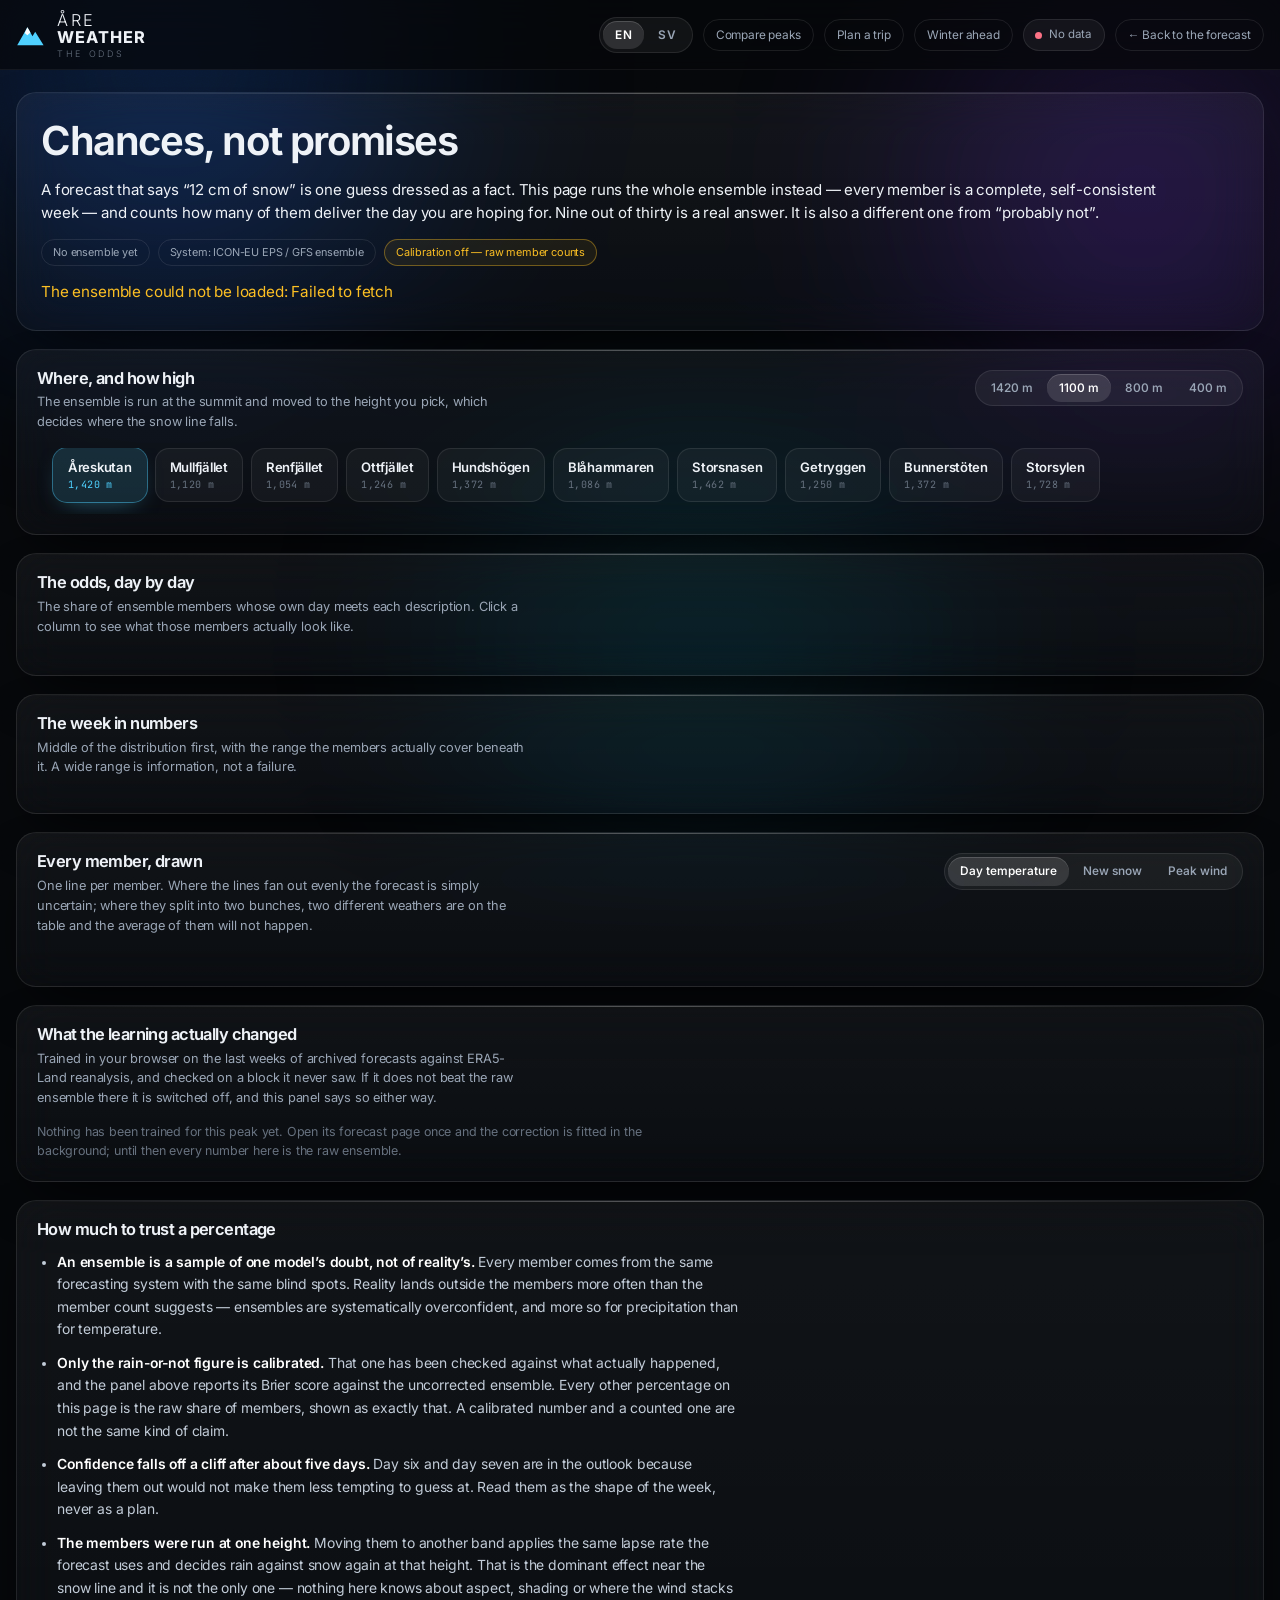
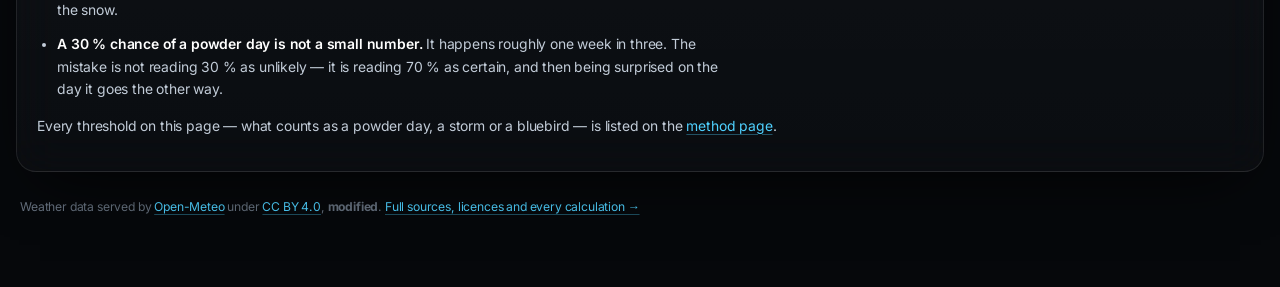
<file: outlook.html>
<!doctype html>
<html lang="en">
<head>
<meta charset="utf-8">
<meta name="viewport" content="width=device-width, initial-scale=1, viewport-fit=cover">
<title data-i18n="page.outlook.title">Chances, not promises — ÅreWeather</title>
<meta name="description" data-i18n-content="page.outlook.description" content="A probabilistic week for the Åre fjäll: the chance of a powder day, a bluebird day, a storm or rain on snow, counted across every ensemble member and calibrated against measured skill.">
<meta name="theme-color" content="#06080b">
<link rel="manifest" href="manifest.webmanifest">
<link rel="icon" href="data:image/svg+xml,%3Csvg xmlns='http://www.w3.org/2000/svg' viewBox='0 0 100 100'%3E%3Cpath d='M6 82 38 26l17 29 9-14 24 41z' fill='%234fd1ff'/%3E%3Cpath d='M38 26l10 18-10 8-9-7z' fill='%23fff'/%3E%3C/svg%3E">
<link rel="preload" href="fonts/inter-latin.woff2" as="font" type="font/woff2" crossorigin>
<link rel="stylesheet" href="styles.css">
</head>
<body>
<a class="skip-link" href="#grid-card" data-i18n="nav.skipContent">Skip to the content</a>
<div class="aurora" aria-hidden="true"><span class="a1"></span><span class="a2"></span><span class="a3"></span></div>
<div class="grain" aria-hidden="true"></div>

<header class="topbar">
  <div class="wrap topbar-inner">
    <a class="brand" href="./">
      <svg class="brand-mark" viewBox="0 0 100 100" aria-hidden="true"><path d="M4 84 38 24l17 30 9-15 28 45z"/><path d="M38 24l10 18-10 9-9-8z" class="snow"/></svg>
      <span class="brand-text">ÅRE<b>WEATHER</b><i data-i18n="brand.outlook">the odds</i></span>
    </a>
    <div class="topbar-actions">
      <div class="seg" id="lang-toggle" role="group" data-i18n-label="lang.group" aria-label="Language"></div>
      <a class="nav-link" href="compare.html" data-i18n="nav.compare">Compare peaks</a>
      <a class="nav-link" href="trip.html" data-i18n="nav.trip">Plan a trip</a>
      <a class="nav-link" href="warming.html" data-i18n="nav.warming">Winter ahead</a>
      <button type="button" class="status-pill" id="status-pill" data-i18n-title="status.refresh" title="Data status">
        <span class="dot"></span><span id="status-text" role="status" aria-live="polite" data-i18n="status.loading">Loading…</span>
      </button>
      <a class="back-link" href="./" data-i18n="nav.back">← Back to the forecast</a>
    </div>
  </div>
</header>

<main class="wrap" style="padding: 22px 0 64px; display: grid; gap: 18px;">

  <section class="card doc-hero">
    <h1 data-i18n="out.h1">Chances, not promises</h1>
    <p class="lede" data-i18n="out.lede">A forecast that says “12 cm of snow” is one guess dressed as a fact. This page runs the whole ensemble instead — every member is a complete, self-consistent week — and counts how many of them deliver the day you are hoping for. Nine out of thirty is a real answer. It is also a different one from “probably not”.</p>
    <div class="pill-row">
      <span class="pill" id="out-members"></span>
      <span class="pill" id="out-system"></span>
      <span class="pill" id="out-ml"></span>
    </div>
    <p class="headline" id="out-headline"></p>
  </section>

  <!-- pickers -->
  <section class="card" id="picker-card">
    <div class="card-head">
      <div>
        <h2 data-i18n="out.pick.title">Where, and how high</h2>
        <p class="sub" data-i18n="out.pick.sub">The ensemble is run at the summit and moved to the height you pick, which decides where the snow line falls.</p>
      </div>
      <div class="seg" id="out-band" role="group" data-i18n-label="out.pick.band" aria-label="Elevation"></div>
    </div>
    <nav class="mountain-rail" id="peak-rail" data-i18n-label="rail.group" aria-label="Choose a mountain"></nav>
  </section>

  <!-- the grid -->
  <section class="card" id="grid-card">
    <h2 data-i18n="out.grid.title">The odds, day by day</h2>
    <p class="sub" data-i18n="out.grid.sub">The share of ensemble members whose own day meets each description. Click a column to see what those members actually look like.</p>
    <div id="event-grid" class="chart-wrap"></div>
    <p class="note" id="grid-note"></p>
  </section>

  <!-- day cards -->
  <section class="card" id="days-card">
    <h2 data-i18n="out.days.title">The week in numbers</h2>
    <p class="sub" data-i18n="out.days.sub">Middle of the distribution first, with the range the members actually cover beneath it. A wide range is information, not a failure.</p>
    <div id="day-cards" class="day-grid"></div>
  </section>

  <!-- the fan -->
  <section class="card" id="fan-card">
    <div class="card-head">
      <div>
        <h2 data-i18n="out.fan.title">Every member, drawn</h2>
        <p class="sub" data-i18n="out.fan.sub">One line per member. Where the lines fan out evenly the forecast is simply uncertain; where they split into two bunches, two different weathers are on the table and the average of them will not happen.</p>
      </div>
      <div class="seg" id="fan-metric" role="group" data-i18n-label="out.fan.pick" aria-label="Measure">
        <button type="button" class="on" data-metric="tmax" data-i18n="out.metric.tmax">Day temperature</button>
        <button type="button" data-metric="snow" data-i18n="out.metric.snow">New snow</button>
        <button type="button" data-metric="windMax" data-i18n="out.metric.wind">Peak wind</button>
      </div>
    </div>
    <div id="fan" class="chart-wrap"></div>
    <p class="note" id="fan-note"></p>
  </section>

  <!-- what the ML does -->
  <section class="card" id="ml-card">
    <h2 data-i18n="out.ml.title">What the learning actually changed</h2>
    <p class="sub" data-i18n="out.ml.sub">Trained in your browser on the last weeks of archived forecasts against ERA5-Land reanalysis, and checked on a block it never saw. If it does not beat the raw ensemble there it is switched off, and this panel says so either way.</p>
    <div class="intel-grid" id="ml-facts"></div>
    <p class="note" id="ml-note"></p>
  </section>

  <!-- caveats -->
  <section class="card" id="out-caveats">
    <h2 data-i18n="out.caveats.title">How much to trust a percentage</h2>
    <div class="doc-body">
      <ul class="caveat-list">
        <li><b data-i18n="out.caveat.1.t">An ensemble is a sample of one model’s doubt, not of reality’s.</b> <span data-i18n="out.caveat.1.b">Every member comes from the same forecasting system with the same blind spots. Reality lands outside the members more often than the member count suggests — ensembles are systematically overconfident, and more so for precipitation than for temperature.</span></li>
        <li><b data-i18n="out.caveat.2.t">Only the rain-or-not figure is calibrated.</b> <span data-i18n="out.caveat.2.b">That one has been checked against what actually happened, and the panel above reports its Brier score against the uncorrected ensemble. Every other percentage on this page is the raw share of members, shown as exactly that. A calibrated number and a counted one are not the same kind of claim.</span></li>
        <li><b data-i18n="out.caveat.3.t">Confidence falls off a cliff after about five days.</b> <span data-i18n="out.caveat.3.b">Day six and day seven are in the outlook because leaving them out would not make them less tempting to guess at. Read them as the shape of the week, never as a plan.</span></li>
        <li><b data-i18n="out.caveat.4.t">The members were run at one height.</b> <span data-i18n="out.caveat.4.b">Moving them to another band applies the same lapse rate the forecast uses and decides rain against snow again at that height. That is the dominant effect near the snow line and it is not the only one — nothing here knows about aspect, shading or where the wind stacks the snow.</span></li>
        <li><b data-i18n="out.caveat.5.t">A 30 % chance of a powder day is not a small number.</b> <span data-i18n="out.caveat.5.b">It happens roughly one week in three. The mistake is not reading 30 % as unlikely — it is reading 70 % as certain, and then being surprised on the day it goes the other way.</span></li>
      </ul>
      <p class="tiny" data-i18n-html="out.caveats.foot">Every threshold on this page — what counts as a powder day, a storm or a bluebird — is listed on the <a href="methods.html#outlook">method page</a>.</p>
    </div>
  </section>

  <footer class="footer">
    <p data-i18n-html="footer.attributionShort">placeholder</p>
  </footer>
</main>
<script type="module" src="js/outlook.js"></script>
</body>
</html>
</file>
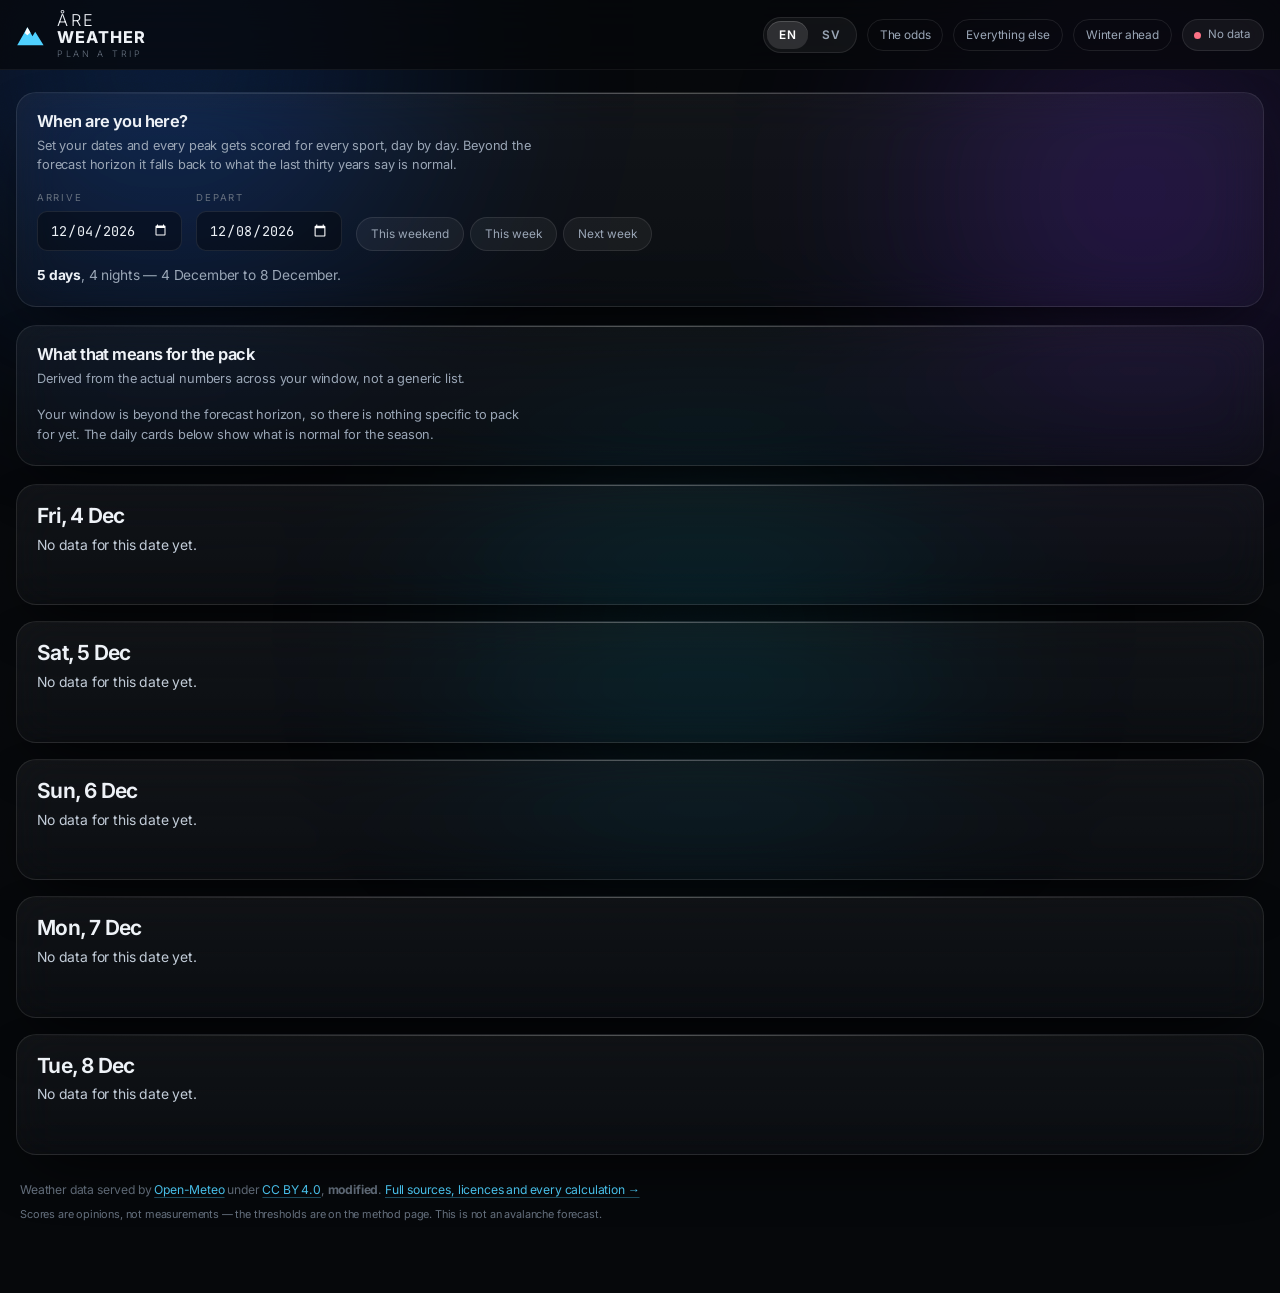
<file: trip.html>
<!doctype html>
<html lang="en">
<head>
<meta charset="utf-8">
<meta name="viewport" content="width=device-width, initial-scale=1, viewport-fit=cover">
<title data-i18n="page.trip.title">Plan a trip — ÅreWeather</title>
<meta name="description" data-i18n-content="page.trip.description" content="Set your arrival and departure and get a day-by-day plan for the Åre fjäll: which peak, which sport, which hours, and what to pack.">
<meta name="theme-color" content="#06080b">
<link rel="manifest" href="manifest.webmanifest">
<link rel="icon" href="data:image/svg+xml,%3Csvg xmlns='http://www.w3.org/2000/svg' viewBox='0 0 100 100'%3E%3Cpath d='M6 82 38 26l17 29 9-14 24 41z' fill='%234fd1ff'/%3E%3Cpath d='M38 26l10 18-10 8-9-7z' fill='%23fff'/%3E%3C/svg%3E">
<link rel="preload" href="fonts/inter-latin.woff2" as="font" type="font/woff2" crossorigin>
<link rel="stylesheet" href="styles.css">
</head>
<body>
<a class="skip-link" href="#itinerary" data-i18n="nav.skipContent">Skip to the content</a>
<div class="aurora" aria-hidden="true"><span class="a1"></span><span class="a2"></span><span class="a3"></span></div>
<div class="grain" aria-hidden="true"></div>

<header class="topbar">
  <div class="wrap topbar-inner">
    <a class="brand" href="./">
      <svg class="brand-mark" viewBox="0 0 100 100" aria-hidden="true"><path d="M4 84 38 24l17 30 9-15 28 45z"/><path d="M38 24l10 18-10 9-9-8z" class="snow"/></svg>
      <span class="brand-text">ÅRE<b>WEATHER</b><i data-i18n="brand.trip">plan a trip</i></span>
    </a>
    <div class="topbar-actions">
      <div class="seg" id="lang-toggle" role="group" data-i18n-label="lang.group" aria-label="Language"></div>
      <a class="nav-link" href="outlook.html" data-i18n="nav.outlook">The odds</a>
      <a class="nav-link" href="links.html" data-i18n="nav.links">Everything else</a>
      <a class="nav-link" href="warming.html" data-i18n="nav.warming">Winter ahead</a>
      <button type="button" class="status-pill" id="status-pill" data-i18n-title="status.refresh" title="Data status">
        <span class="dot"></span><span id="status-text" role="status" aria-live="polite" data-i18n="status.loading">Loading…</span>
      </button>
    </div>
  </div>
</header>

<main class="wrap" style="padding: 22px 0 64px; display: grid; gap: 18px;">
  <section class="card">
    <div class="card-head">
      <div>
        <h2 data-i18n="trip.title">When are you here?</h2>
        <p class="sub" data-i18n="trip.sub">Set your dates and every peak gets scored for every sport, day by day. Beyond the forecast horizon it falls back to what the last thirty years say is normal.</p>
      </div>
    </div>
    <form class="trip-form" id="trip-form" autocomplete="off">
      <label class="trip-field">
        <span data-i18n="trip.arrive">Arrive</span>
        <input type="date" id="trip-from">
      </label>
      <label class="trip-field">
        <span data-i18n="trip.depart">Depart</span>
        <input type="date" id="trip-to">
      </label>
      <div class="trip-presets" id="trip-presets"></div>
    </form>
    <div id="trip-summary"></div>
  </section>

  <section class="card" id="pack-card">
    <div class="card-head">
      <div>
        <h2 data-i18n="trip.packTitle">What that means for the pack</h2>
        <p class="sub" data-i18n="trip.packSub">Derived from the actual numbers across your window, not a generic list.</p>
      </div>
    </div>
    <div id="packing"></div>
  </section>

  <div id="itinerary" class="doc"></div>

  <footer class="footer">
    <p data-i18n-html="footer.attributionShort">placeholder</p>
    <p class="tiny" data-i18n="footer.scoresOpinion">placeholder</p>
  </footer>
</main>
<div class="tooltip" id="tooltip" role="status" aria-live="off"></div>
<script type="module" src="js/trip.js"></script>
</body>
</html>
</file>
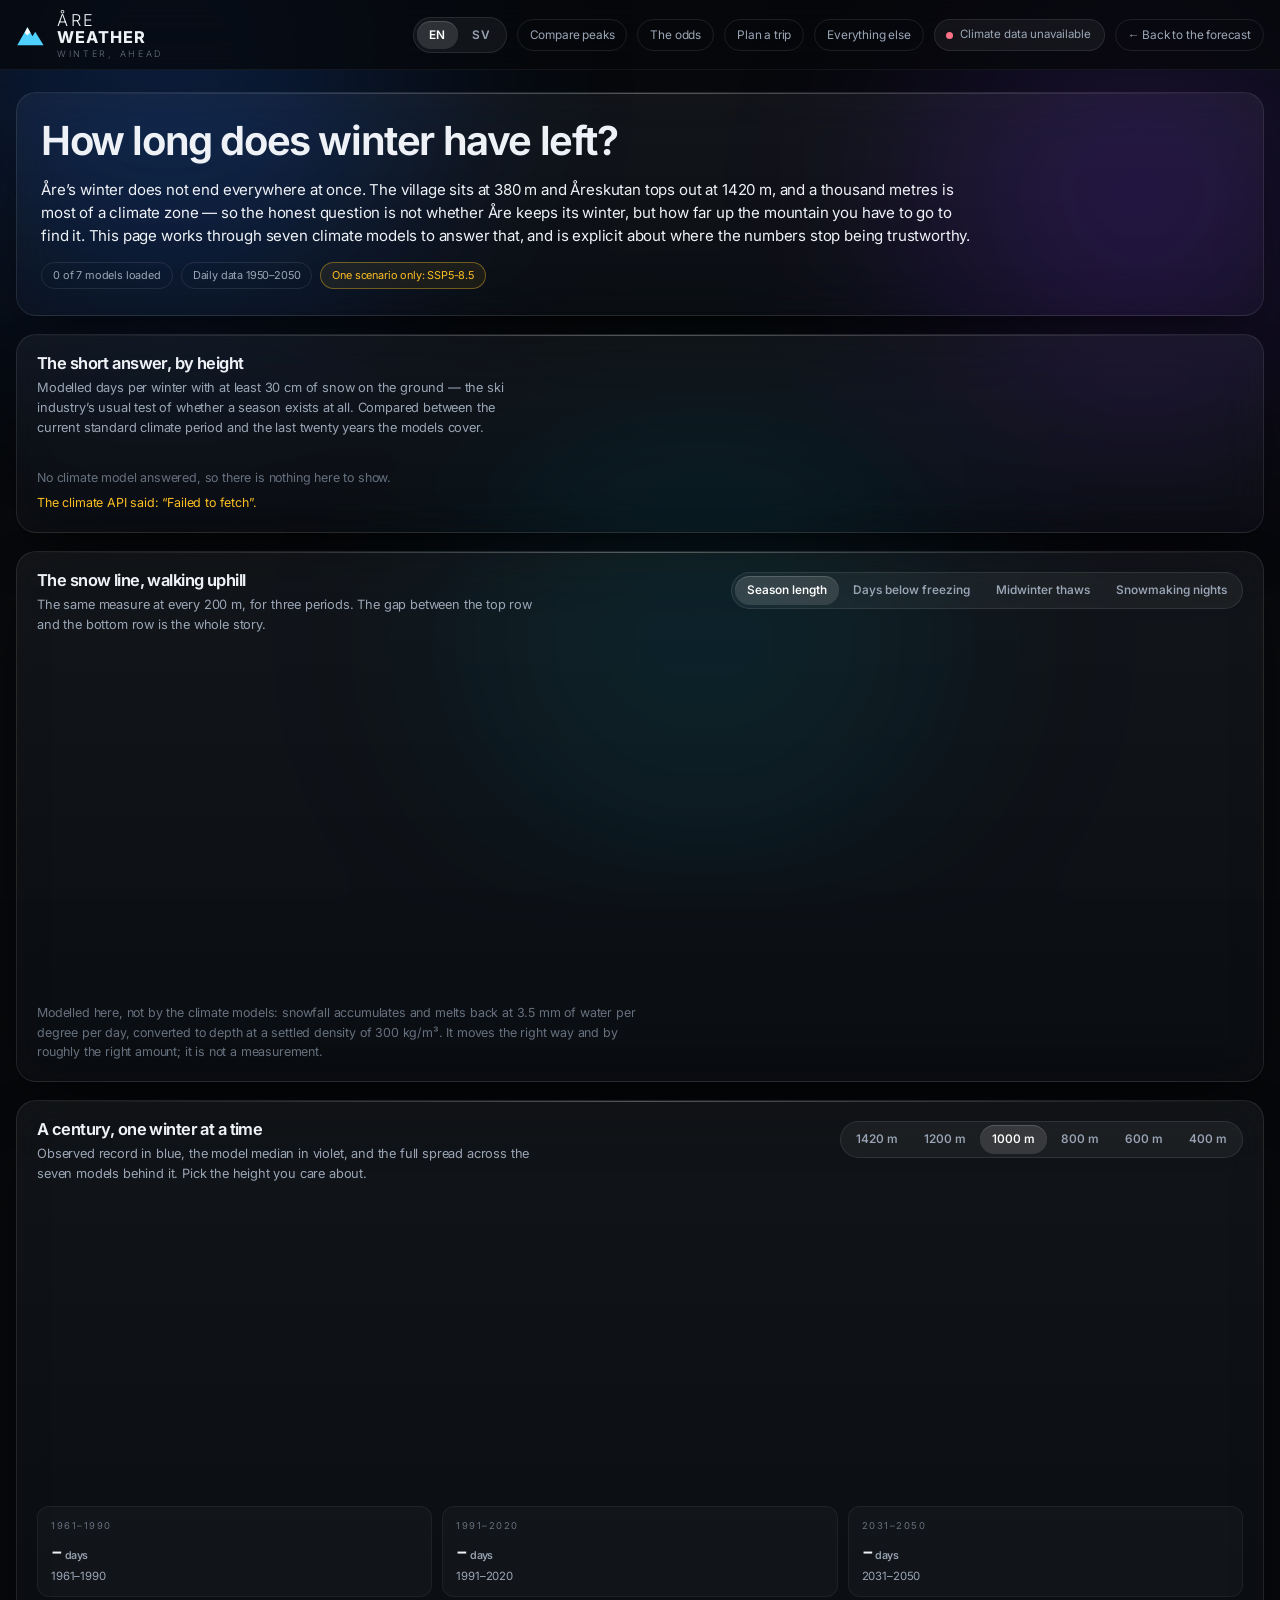
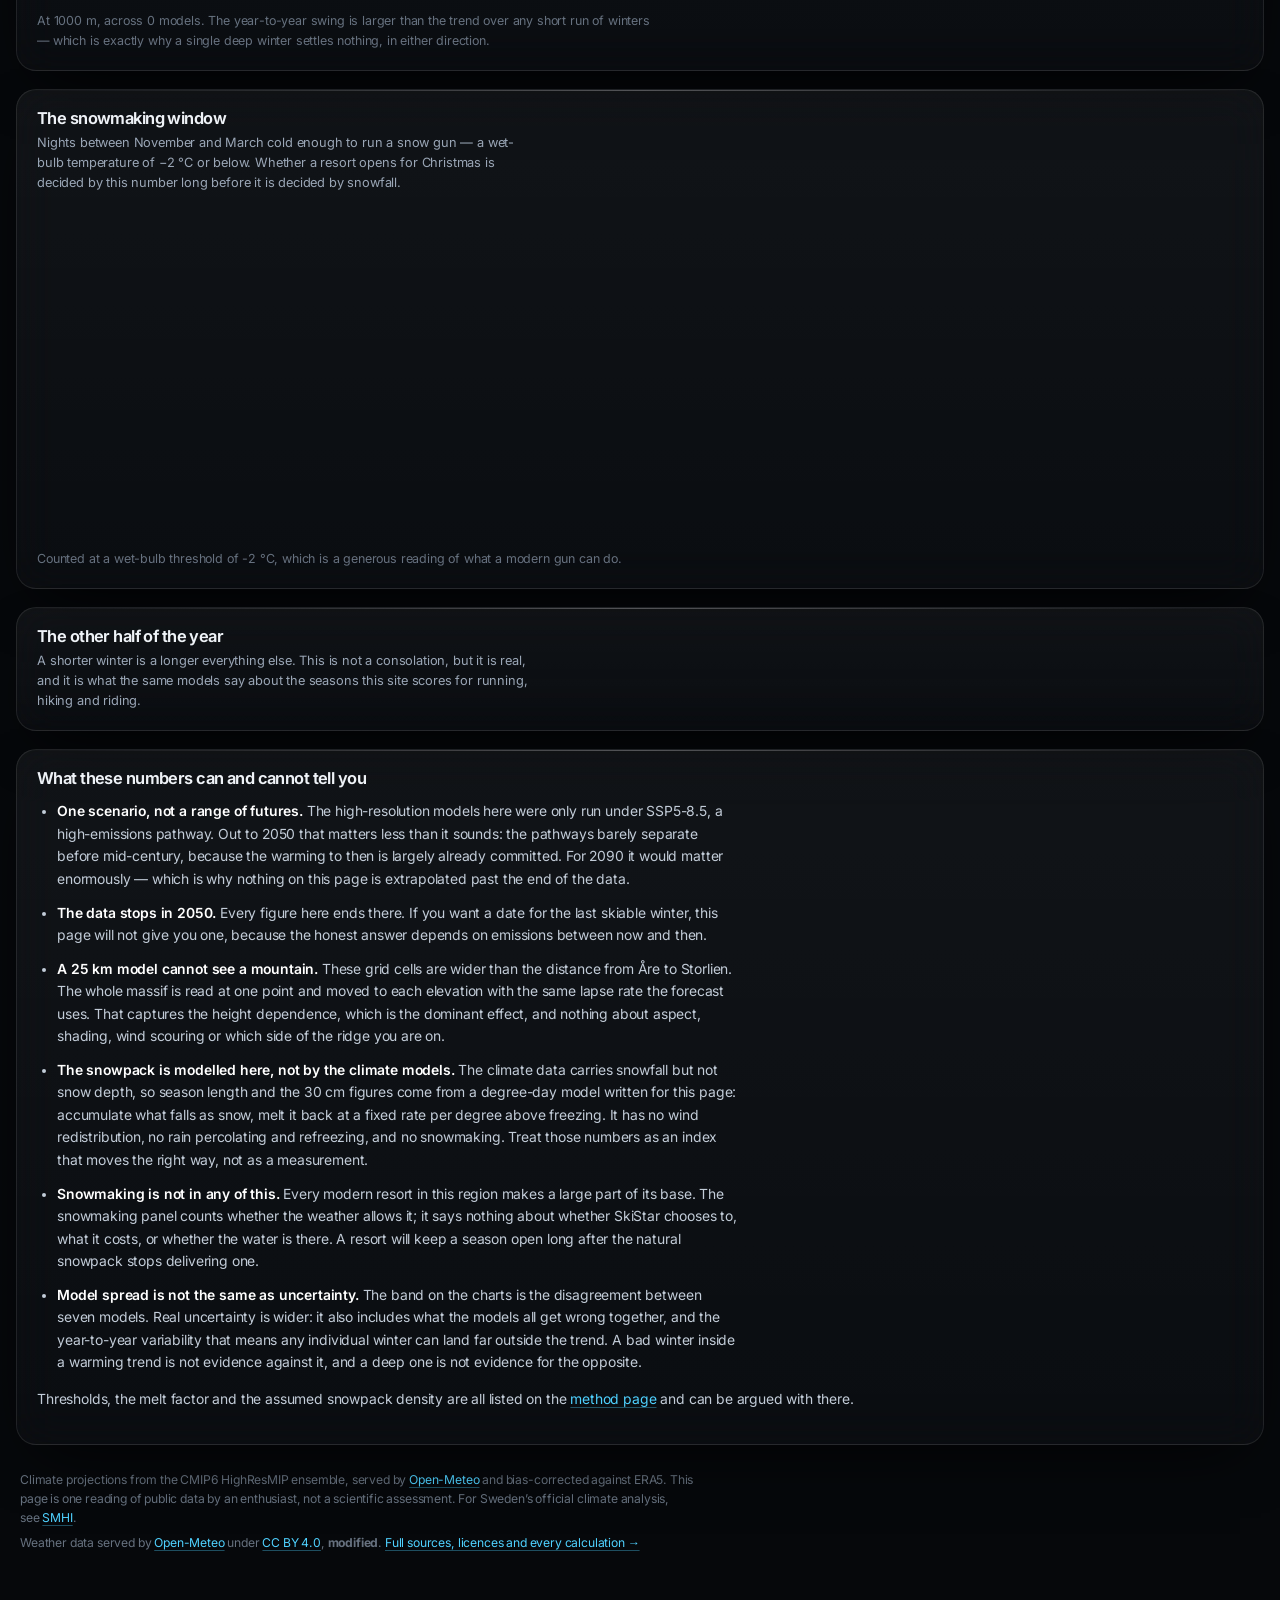
<file: warming.html>
<!doctype html>
<html lang="en">
<head>
<meta charset="utf-8">
<meta name="viewport" content="width=device-width, initial-scale=1, viewport-fit=cover">
<title data-i18n="page.warming.title">How long does winter have left? — ÅreWeather</title>
<meta name="description" data-i18n-content="page.warming.description" content="Åre's exposure to a warming climate, by elevation: how the season length, the thaws, the snowmaking window and the snowpack change between 1950 and 2050 across seven CMIP6 climate models.">
<meta name="theme-color" content="#06080b">
<link rel="manifest" href="manifest.webmanifest">
<link rel="icon" href="data:image/svg+xml,%3Csvg xmlns='http://www.w3.org/2000/svg' viewBox='0 0 100 100'%3E%3Cpath d='M6 82 38 26l17 29 9-14 24 41z' fill='%234fd1ff'/%3E%3Cpath d='M38 26l10 18-10 8-9-7z' fill='%23fff'/%3E%3C/svg%3E">
<link rel="preload" href="fonts/inter-latin.woff2" as="font" type="font/woff2" crossorigin>
<link rel="stylesheet" href="styles.css">
</head>
<body>
<a class="skip-link" href="#staircase-card" data-i18n="nav.skipContent">Skip to the content</a>
<div class="aurora" aria-hidden="true"><span class="a1"></span><span class="a2"></span><span class="a3"></span></div>
<div class="grain" aria-hidden="true"></div>

<header class="topbar">
  <div class="wrap topbar-inner">
    <a class="brand" href="./">
      <svg class="brand-mark" viewBox="0 0 100 100" aria-hidden="true"><path d="M4 84 38 24l17 30 9-15 28 45z"/><path d="M38 24l10 18-10 9-9-8z" class="snow"/></svg>
      <span class="brand-text">ÅRE<b>WEATHER</b><i data-i18n="brand.warming">winter, ahead</i></span>
    </a>
    <div class="topbar-actions">
      <div class="seg" id="lang-toggle" role="group" data-i18n-label="lang.group" aria-label="Language"></div>
      <a class="nav-link" href="compare.html" data-i18n="nav.compare">Compare peaks</a>
      <a class="nav-link" href="outlook.html" data-i18n="nav.outlook">The odds</a>
      <a class="nav-link" href="trip.html" data-i18n="nav.trip">Plan a trip</a>
      <a class="nav-link" href="links.html" data-i18n="nav.links">Everything else</a>
      <button type="button" class="status-pill" id="status-pill" data-i18n-title="status.refresh" title="Data status">
        <span class="dot"></span><span id="status-text" role="status" aria-live="polite" data-i18n="status.loading">Loading…</span>
      </button>
      <a class="back-link" href="./" data-i18n="nav.back">← Back to the forecast</a>
    </div>
  </div>
</header>

<main class="wrap" style="padding: 22px 0 64px; display: grid; gap: 18px;">

  <section class="card doc-hero">
    <h1 data-i18n="warm.h1">How long does winter have left?</h1>
    <p class="lede" data-i18n="warm.lede">Åre's winter does not end everywhere at once. The village sits at 380 m and Åreskutan tops out at 1420 m, and a thousand metres is most of a climate zone — so the honest question is not whether Åre keeps its winter, but how far up the mountain you have to go to find it. This page works through seven climate models to answer that, and is explicit about where the numbers stop being trustworthy.</p>
    <div class="pill-row">
      <span class="pill" id="warm-models"></span>
      <span class="pill" id="warm-span"></span>
      <span class="pill amber" id="warm-scenario"></span>
    </div>
  </section>

  <!-- the headline, per elevation -->
  <section class="card" id="verdict-card">
    <h2 data-i18n="warm.verdict.title">The short answer, by height</h2>
    <p class="sub" data-i18n="warm.verdict.sub">Modelled days per winter with at least 30 cm of snow on the ground — the ski industry's usual test of whether a season exists at all. Compared between the current standard climate period and the last twenty years the models cover.</p>
    <div id="verdict-grid" class="verdict-grid"></div>
    <p class="note" id="verdict-note"></p>
  </section>

  <!-- the staircase -->
  <section class="card" id="staircase-card">
    <div class="card-head">
      <div>
        <h2 data-i18n="warm.stair.title">The snow line, walking uphill</h2>
        <p class="sub" data-i18n="warm.stair.sub">The same measure at every 200 m, for three periods. The gap between the top row and the bottom row is the whole story.</p>
      </div>
      <div class="seg" id="stair-metric" role="group" data-i18n-label="warm.stair.pick" aria-label="Measure">
        <button type="button" class="on" data-metric="coverDays" data-i18n="warm.metric.cover">Season length</button>
        <button type="button" data-metric="freezeDays" data-i18n="warm.metric.freeze">Days below freezing</button>
        <button type="button" data-metric="thawDays" data-i18n="warm.metric.thaw">Midwinter thaws</button>
        <button type="button" data-metric="snowmakingNights" data-i18n="warm.metric.making">Snowmaking nights</button>
      </div>
    </div>
    <div id="staircase" class="chart-wrap"></div>
    <p class="note" id="stair-note"></p>
  </section>

  <!-- the century -->
  <section class="card" id="trend-card">
    <div class="card-head">
      <div>
        <h2 data-i18n="warm.trend.title">A century, one winter at a time</h2>
        <p class="sub" data-i18n="warm.trend.sub">Observed record in blue, the model median in violet, and the full spread across the seven models behind it. Pick the height you care about.</p>
      </div>
      <div class="seg" id="trend-band" role="group" data-i18n-label="warm.trend.pick" aria-label="Elevation"></div>
    </div>
    <div id="trend" class="chart-wrap"></div>
    <div class="intel-grid" id="trend-facts"></div>
    <p class="note" id="trend-note"></p>
  </section>

  <!-- snowmaking -->
  <section class="card" id="making-card">
    <h2 data-i18n="warm.making.title">The snowmaking window</h2>
    <p class="sub" data-i18n="warm.making.sub">Nights between November and March cold enough to run a snow gun — a wet-bulb temperature of −2 °C or below. Whether a resort opens for Christmas is decided by this number long before it is decided by snowfall.</p>
    <div id="making" class="chart-wrap"></div>
    <p class="note" id="making-note"></p>
  </section>

  <!-- the other half of the year -->
  <section class="card" id="summer-card">
    <h2 data-i18n="warm.summer.title">The other half of the year</h2>
    <p class="sub" data-i18n="warm.summer.sub">A shorter winter is a longer everything else. This is not a consolation, but it is real, and it is what the same models say about the seasons this site scores for running, hiking and riding.</p>
    <div class="intel-grid" id="summer-facts"></div>
  </section>

  <!-- caveats -->
  <section class="card" id="caveats-card">
    <h2 data-i18n="warm.caveats.title">What these numbers can and cannot tell you</h2>
    <div class="doc-body">
      <ul class="caveat-list">
        <li><b data-i18n="warm.caveat.1.t">One scenario, not a range of futures.</b> <span data-i18n="warm.caveat.1.b">The high-resolution models here were only run under SSP5-8.5, a high-emissions pathway. Out to 2050 that matters less than it sounds: the pathways barely separate before mid-century, because the warming to then is largely already committed. For 2090 it would matter enormously — which is why nothing on this page is extrapolated past the end of the data.</span></li>
        <li><b data-i18n="warm.caveat.2.t">The data stops in 2050.</b> <span data-i18n="warm.caveat.2.b">Every figure here ends there. If you want a date for the last skiable winter, this page will not give you one, because the honest answer depends on emissions between now and then.</span></li>
        <li><b data-i18n="warm.caveat.3.t">A 25 km model cannot see a mountain.</b> <span data-i18n="warm.caveat.3.b">These grid cells are wider than the distance from Åre to Storlien. The whole massif is read at one point and moved to each elevation with the same lapse rate the forecast uses. That captures the height dependence, which is the dominant effect, and nothing about aspect, shading, wind scouring or which side of the ridge you are on.</span></li>
        <li><b data-i18n="warm.caveat.4.t">The snowpack is modelled here, not by the climate models.</b> <span data-i18n="warm.caveat.4.b">The climate data carries snowfall but not snow depth, so season length and the 30 cm figures come from a degree-day model written for this page: accumulate what falls as snow, melt it back at a fixed rate per degree above freezing. It has no wind redistribution, no rain percolating and refreezing, and no snowmaking. Treat those numbers as an index that moves the right way, not as a measurement.</span></li>
        <li><b data-i18n="warm.caveat.5.t">Snowmaking is not in any of this.</b> <span data-i18n="warm.caveat.5.b">Every modern resort in this region makes a large part of its base. The snowmaking panel counts whether the weather allows it; it says nothing about whether SkiStar chooses to, what it costs, or whether the water is there. A resort will keep a season open long after the natural snowpack stops delivering one.</span></li>
        <li><b data-i18n="warm.caveat.6.t">Model spread is not the same as uncertainty.</b> <span data-i18n="warm.caveat.6.b">The band on the charts is the disagreement between seven models. Real uncertainty is wider: it also includes what the models all get wrong together, and the year-to-year variability that means any individual winter can land far outside the trend. A bad winter inside a warming trend is not evidence against it, and a deep one is not evidence for the opposite.</span></li>
      </ul>
      <p class="tiny" data-i18n-html="warm.caveats.foot">Thresholds, the melt factor and the assumed snowpack density are all listed on the <a href="methods.html#warming">method page</a> and can be argued with there.</p>
    </div>
  </section>

  <footer class="footer">
    <p data-i18n-html="warm.footer">Climate projections from the CMIP6 HighResMIP ensemble, served by Open-Meteo and bias-corrected against ERA5. This page is one reading of public data by an enthusiast, not a scientific assessment. For Sweden's official climate analysis, see SMHI.</p>
    <p data-i18n-html="footer.attributionShort">placeholder</p>
  </footer>
</main>
<script type="module" src="js/warming.js"></script>
</body>
</html>
</file>
<file: styles.css>
/* Fonts are self-hosted rather than pulled from Google Fonts: a font request
   would send every visitor's IP address to a third party, which for a site
   read in the EU is a data-protection question nobody needs.
   Inter and JetBrains Mono, both SIL Open Font License 1.1 — see fonts/. */
@font-face {
  font-family: 'Inter';
  font-style: normal;
  font-weight: 100 900;
  font-display: swap;
  src: url('fonts/inter-latin.woff2') format('woff2');
  unicode-range: U+0000-00FF, U+0131, U+0152-0153, U+02BB-02BC, U+02C6, U+02DA, U+02DC, U+0304, U+0308, U+0329, U+2000-206F, U+20AC, U+2122, U+2191, U+2193, U+2212, U+2215, U+FEFF, U+FFFD;
}
@font-face {
  font-family: 'JetBrains Mono';
  font-style: normal;
  font-weight: 100 800;
  font-display: swap;
  src: url('fonts/jetbrains-mono-latin.woff2') format('woff2');
  unicode-range: U+0000-00FF, U+0131, U+0152-0153, U+02BB-02BC, U+02C6, U+02DA, U+02DC, U+0304, U+0308, U+0329, U+2000-206F, U+20AC, U+2122, U+2191, U+2193, U+2212, U+2215, U+FEFF, U+FFFD;
}

/* ÅreWeather — design system
   Dark alpine glass. One accent gradient (glacier cyan → alpenglow violet),
   semantic colour only where it carries meaning (temperature, hazard, verdict). */

:root {
  --bg: #06080b;
  --bg-2: #0a0d13;
  --panel: rgba(255,255,255,.035);
  --panel-2: rgba(255,255,255,.055);
  --line: rgba(255,255,255,.09);
  --line-soft: rgba(255,255,255,.055);
  --text: #eef2f7;
  --text-2: #9aa6b6;
  --text-3: #66717f;

  --ice: #4fd1ff;
  --violet: #a78bfa;
  --lime: #a3e635;
  --amber: #fbbf24;
  --rose: #fb7185;
  --deep: #2563eb;

  --grad: linear-gradient(100deg, var(--ice), var(--violet));
  --radius: 20px;
  --radius-sm: 12px;
  --shadow: 0 24px 60px -24px rgba(0,0,0,.85);
  --mono: 'JetBrains Mono', ui-monospace, SFMono-Regular, Menlo, monospace;
  --sans: 'Inter', -apple-system, BlinkMacSystemFont, 'Segoe UI', Roboto, sans-serif;
}

* { box-sizing: border-box; }
html { -webkit-text-size-adjust: 100%; }
body {
  margin: 0;
  background: var(--bg);
  color: var(--text);
  font-family: var(--sans);
  font-size: 15px;
  line-height: 1.55;
  letter-spacing: -0.011em;
  -webkit-font-smoothing: antialiased;
  overflow-x: hidden;
}
h1, h2, h3 { margin: 0; font-weight: 650; letter-spacing: -0.035em; line-height: 1.1; }
h2 { font-size: 1.02rem; }
a { color: var(--ice); text-decoration-color: rgba(79,209,255,.35); text-underline-offset: 3px; }
button { font: inherit; color: inherit; cursor: pointer; }
.hl { background: var(--grad); -webkit-background-clip: text; background-clip: text; color: transparent; }
.num { font-family: var(--mono); letter-spacing: -0.02em; }

/* Equal-width digits where numbers stack into columns — table rows, matrix
   cells, axis ticks, aligned key/value lists — so the eye reads values instead
   of ragging. Deliberately NOT on the display-size figures: at 3 rem a tabular
   `1` sits in a wide empty box and the number looks broken. */
.num, .mtn-chip .e, .window-legend, .model-weight, .model-val,
.tooltip .row, .formula .eq, .formula dt, .doc td .num, .doc td code, .doc code,
.attribution, .gate input, .pick .rank, .pick .when, .peak-link .pe,
.cell .s, .cell .w, .cell.empty, .row-error, .obs-who .d, .aspect-line .v,
.link-host, .trip-field input, .verdict .then b, .day-card .d-temp .range,
.day-card .d-line .v {
  font-variant-numeric: tabular-nums;
}

/* ---------- ambience ---------- */
.aurora { position: fixed; inset: 0; z-index: -2; overflow: hidden; }
.aurora span { position: absolute; border-radius: 50%; filter: blur(90px); opacity: .3; }
.aurora .a1 { width: 62vw; height: 62vw; left: -18vw; top: -26vw; background: radial-gradient(circle, #1d5fd0, transparent 68%); animation: drift1 34s ease-in-out infinite; }
.aurora .a2 { width: 54vw; height: 54vw; right: -16vw; top: -12vw; background: radial-gradient(circle, #7c3aed, transparent 68%); opacity: .22; animation: drift2 41s ease-in-out infinite; }
.aurora .a3 { width: 70vw; height: 40vw; left: 20vw; top: 42vh; background: radial-gradient(circle, #0e7490, transparent 70%); opacity: .18; animation: drift1 52s ease-in-out infinite reverse; }
@keyframes drift1 { 50% { transform: translate3d(6vw, 5vh, 0) scale(1.12); } }
@keyframes drift2 { 50% { transform: translate3d(-7vw, 7vh, 0) scale(1.08); } }
.grain {
  position: fixed; inset: 0; z-index: -1; pointer-events: none; opacity: .35;
  background-image: url("data:image/svg+xml,%3Csvg xmlns='http://www.w3.org/2000/svg' width='140' height='140'%3E%3Cfilter id='n'%3E%3CfeTurbulence type='fractalNoise' baseFrequency='.85' numOctaves='3'/%3E%3C/filter%3E%3Crect width='140' height='140' filter='url(%23n)' opacity='.45'/%3E%3C/svg%3E");
  mix-blend-mode: overlay;
}
/* Reduced motion means all of it, not just the background: the status pulse and
   every hover transition go too. */
@media (prefers-reduced-motion: reduce) {
  *, *::before, *::after {
    animation-duration: .001ms !important;
    animation-iteration-count: 1 !important;
    transition-duration: .001ms !important;
    scroll-behavior: auto !important;
  }
  .aurora { display: none; }
}

/* ---------- layout ---------- */
.wrap { width: min(1320px, 100% - 32px); margin-inline: auto; }
main.wrap { display: flex; flex-direction: column; gap: 18px; padding: 22px 0 64px; }
.split { display: grid; grid-template-columns: 1.15fr .85fr; gap: 18px; align-items: start; }
@media (max-width: 960px) { .split { grid-template-columns: 1fr; } }

.card {
  position: relative;
  background: linear-gradient(180deg, rgba(255,255,255,.05), rgba(255,255,255,.022));
  border: 1px solid var(--line);
  border-radius: var(--radius);
  padding: 20px;
  backdrop-filter: blur(22px) saturate(140%);
  -webkit-backdrop-filter: blur(22px) saturate(140%);
  box-shadow: var(--shadow);
  overflow: hidden;
}
.card::before { content: ''; position: absolute; inset: 0 0 auto; height: 1px; background: linear-gradient(90deg, transparent, rgba(255,255,255,.28), transparent); }
.card-head { display: flex; justify-content: space-between; align-items: flex-start; gap: 16px; flex-wrap: wrap; margin-bottom: 16px; }
.sub { margin: 5px 0 0; color: var(--text-2); font-size: .8rem; max-width: 62ch; }
.controls { display: flex; gap: 8px; flex-wrap: wrap; }

/* ---------- top bar ---------- */
.topbar { position: sticky; top: 0; z-index: 40; background: rgba(6,8,11,.72); backdrop-filter: blur(20px); -webkit-backdrop-filter: blur(20px); border-bottom: 1px solid var(--line-soft); }
.topbar-inner { display: flex; align-items: center; justify-content: space-between; gap: 16px; padding: 12px 0 10px; }
.brand { display: flex; align-items: center; gap: 11px; text-decoration: none; color: inherit; }
.brand-mark { width: 30px; height: 30px; }
.brand-mark path { fill: var(--ice); }
.brand-mark .snow { fill: #fff; }
.brand-text { display: flex; flex-direction: column; font-weight: 300; font-size: 1.02rem; letter-spacing: .16em; line-height: 1.05; }
.brand-text b { font-weight: 750; letter-spacing: .06em; }
.brand-text i { font-style: normal; font-size: .56rem; letter-spacing: .3em; color: var(--text-3); text-transform: uppercase; margin-top: 3px; }
@media (max-width: 560px) { .brand-text { font-size: .9rem; } .brand-text i { display: none; } }
.topbar-actions { display: flex; align-items: center; gap: 10px; }

/* The header grew a link every time the site grew a page, and past about six
   items it stopped fitting a phone and took the whole document's width with it.
   Below this width the controls drop to their own row and scroll, which keeps
   every page reachable without a menu to open. */
@media (max-width: 900px) {
  .topbar-inner { flex-wrap: wrap; gap: 8px 12px; }
  .topbar-actions {
    order: 3; width: 100%; flex-wrap: nowrap;
    overflow-x: auto; overscroll-behavior-x: contain;
    scroll-snap-type: x proximity;
    padding-bottom: 3px; margin-bottom: -3px;
    /* fade the ends so it reads as a strip that continues */
    -webkit-mask-image: linear-gradient(90deg, transparent, #000 14px, #000 calc(100% - 14px), transparent);
    mask-image: linear-gradient(90deg, transparent, #000 14px, #000 calc(100% - 14px), transparent);
  }
  .topbar-actions > * { flex: 0 0 auto; scroll-snap-align: start; }
  /* The brand is already the way home. */
  .topbar-actions .back-link { display: none; }
}

.seg { display: inline-flex; padding: 3px; gap: 2px; background: rgba(255,255,255,.05); border: 1px solid var(--line); border-radius: 999px; }
.seg button { background: none; border: 0; padding: 5px 12px; border-radius: 999px; font-size: .74rem; font-weight: 550; color: var(--text-2); transition: .18s; white-space: nowrap; }
.seg button:hover { color: var(--text); }
.seg button.on { background: rgba(255,255,255,.12); color: #fff; box-shadow: 0 1px 0 rgba(255,255,255,.16) inset; }
.seg.small button { padding: 4px 9px; font-size: .69rem; }

.status-pill { display: inline-flex; align-items: center; gap: 7px; background: rgba(255,255,255,.05); border: 1px solid var(--line); border-radius: 999px; padding: 6px 13px 6px 11px; font-size: .72rem; color: var(--text-2); transition: .2s; }
.status-pill:hover { border-color: rgba(255,255,255,.22); color: var(--text); }
.status-pill .dot { width: 7px; height: 7px; border-radius: 50%; background: var(--text-3); box-shadow: 0 0 0 0 currentColor; }
.status-pill.live .dot { background: var(--lime); animation: pulse 2.6s infinite; }
.status-pill.working .dot { background: var(--ice); animation: pulse 1.1s infinite; }
.status-pill.stale .dot { background: var(--amber); }
.status-pill.error .dot { background: var(--rose); }
@keyframes pulse { 0% { box-shadow: 0 0 0 0 rgba(163,230,53,.5); } 70% { box-shadow: 0 0 0 7px rgba(163,230,53,0); } 100% { box-shadow: 0 0 0 0 rgba(163,230,53,0); } }

.mountain-rail { display: flex; gap: 8px; overflow-x: auto; padding: 0 max(16px, calc(50vw - 660px)) 12px; scrollbar-width: none; scroll-snap-type: x proximity; }
.mountain-rail::-webkit-scrollbar { display: none; }
.mtn-chip {
  flex: 0 0 auto; scroll-snap-align: start; text-align: left;
  background: rgba(255,255,255,.04); border: 1px solid var(--line); border-radius: 14px;
  padding: 8px 14px; transition: .2s; position: relative; overflow: hidden;
}
.mtn-chip:hover { background: rgba(255,255,255,.08); transform: translateY(-1px); }
.mtn-chip .n { display: block; font-size: .82rem; font-weight: 600; letter-spacing: -.02em; }
.mtn-chip .e { display: block; font-family: var(--mono); font-size: .63rem; color: var(--text-3); letter-spacing: .04em; }
.mtn-chip.on { border-color: transparent; background: rgba(79,209,255,.14); box-shadow: 0 0 0 1px rgba(79,209,255,.45), 0 8px 24px -12px rgba(79,209,255,.55); }
.mtn-chip.on .e { color: var(--ice); }

/* ---------- hero ---------- */
.hero { padding: 0; }
.hero-grid { display: grid; grid-template-columns: minmax(0,1.25fr) minmax(0,1fr); }
@media (max-width: 860px) { .hero-grid { grid-template-columns: 1fr; } }
.hero-main { padding: 24px 24px 22px; }
.hero-eyebrow { display: flex; align-items: center; gap: 9px; font-size: .66rem; letter-spacing: .24em; text-transform: uppercase; color: var(--text-3); }
.hero-eyebrow .tag { color: var(--ice); }
.hero h1 { font-size: clamp(2rem, 5.4vw, 3.1rem); font-weight: 750; margin: 8px 0 4px; }
.hero-meta { color: var(--text-2); font-size: .82rem; }
.hero-meta .num { color: var(--text); }
.hero-now { display: flex; align-items: flex-end; gap: 22px; margin-top: 20px; flex-wrap: wrap; }
.big-temp { font-family: var(--mono); font-size: clamp(3.4rem, 11vw, 5.2rem); font-weight: 500; line-height: .86; letter-spacing: -.05em; }
.big-temp sup { font-size: .32em; vertical-align: super; color: var(--text-2); letter-spacing: 0; }
.now-facts { display: grid; grid-template-columns: repeat(auto-fit, minmax(96px, 1fr)); gap: 12px 18px; flex: 1 1 260px; }
.fact .k { font-size: .6rem; letter-spacing: .16em; text-transform: uppercase; color: var(--text-3); white-space: nowrap; }
.fact .v { font-family: var(--mono); font-size: 1.02rem; font-weight: 500; }
.fact .v small { font-family: var(--sans); font-size: .68rem; color: var(--text-2); font-weight: 400; }
.hero-summary { margin: 18px 0 0; font-size: .92rem; color: #cfd8e3; border-left: 2px solid rgba(79,209,255,.5); padding-left: 13px; }

.hero-side { border-left: 1px solid var(--line-soft); padding: 22px 24px; display: flex; flex-direction: column; gap: 12px; background: rgba(0,0,0,.16); }
@media (max-width: 860px) { .hero-side { border-left: 0; border-top: 1px solid var(--line-soft); } }
.verdict { border: 1px solid var(--line); border-radius: var(--radius-sm); padding: 13px 15px; background: rgba(255,255,255,.03); }
.verdict-top { display: flex; justify-content: space-between; align-items: center; gap: 10px; }
.verdict-name { font-size: .74rem; letter-spacing: .12em; text-transform: uppercase; color: var(--text-2); display: flex; align-items: center; gap: 7px; }
.verdict-score { font-family: var(--mono); font-size: 1.5rem; font-weight: 600; line-height: 1; }
.verdict-bar { height: 4px; border-radius: 3px; background: rgba(255,255,255,.09); margin: 10px 0 9px; overflow: hidden; }
.verdict-bar i { display: block; height: 100%; min-width: 4px; border-radius: 3px; transition: width .7s cubic-bezier(.22,1,.36,1); }
.verdict-text { font-size: .78rem; color: var(--text-2); }
.verdict-text b { color: var(--text); font-weight: 550; }
.window-strip { display: flex; gap: 3px; margin-top: 10px; }
.window-strip i { flex: 1; height: 20px; border-radius: 3px; background: rgba(255,255,255,.07); position: relative; }
.window-strip i span { position: absolute; inset: 0; border-radius: 3px; }
.window-legend { display: flex; justify-content: space-between; font-family: var(--mono); font-size: .58rem; color: var(--text-3); margin-top: 4px; }

/* ---------- matrix ---------- */
.matrix-scroll { overflow-x: auto; margin: 0 -4px; padding: 0 4px 6px; scrollbar-width: thin; }
.matrix-scroll::-webkit-scrollbar { height: 7px; }
.matrix-scroll::-webkit-scrollbar-thumb { background: rgba(255,255,255,.16); border-radius: 4px; }
#matrix svg, #profile svg, #hourly svg { display: block; }
.chart-key { display: flex; gap: 16px; flex-wrap: wrap; margin-top: 10px; font-size: .68rem; color: var(--text-2); }
.chart-key span { display: inline-flex; align-items: center; gap: 6px; }
.chart-key i { width: 14px; height: 0; border-top-width: 2px; border-top-style: solid; display: inline-block; }
.chart-key i.block { height: 9px; width: 9px; border: 0; border-radius: 2px; }
.legend { display: flex; align-items: center; gap: 14px; flex-wrap: wrap; margin-top: 12px; font-size: .68rem; color: var(--text-2); }
.legend .scale { display: flex; align-items: center; gap: 7px; }
.legend .bar { width: 150px; height: 7px; border-radius: 4px; }
.legend .key { display: inline-flex; align-items: center; gap: 6px; }
.legend .key i { width: 11px; height: 3px; border-radius: 2px; display: inline-block; }

/* ---------- intel ---------- */
.intel-grid { display: grid; grid-template-columns: repeat(auto-fit, minmax(138px, 1fr)); gap: 10px; }
.intel {
  border: 1px solid var(--line-soft); border-radius: var(--radius-sm); padding: 12px 13px;
  background: rgba(255,255,255,.028); transition: .2s; position: relative; overflow: hidden;
}
.intel:hover { background: rgba(255,255,255,.06); border-color: var(--line); }
.intel .k { font-size: .59rem; letter-spacing: .16em; text-transform: uppercase; color: var(--text-3); }
.intel .v { font-family: var(--mono); font-size: 1.22rem; font-weight: 550; margin-top: 3px; letter-spacing: -.03em; }
.intel .v small { font-size: .55em; color: var(--text-2); font-family: var(--sans); }
.intel .d { font-size: .71rem; color: var(--text-2); margin-top: 2px; line-height: 1.35; }
.intel.warn { border-color: rgba(251,191,36,.34); background: rgba(251,191,36,.07); }
.intel.warn .v { color: var(--amber); }
.intel.danger { border-color: rgba(251,113,133,.36); background: rgba(251,113,133,.08); }
.intel.danger .v { color: var(--rose); }
.intel.good { border-color: rgba(163,230,53,.28); background: rgba(163,230,53,.06); }
.intel.good .v { color: var(--lime); }

/* ---------- models / ml ---------- */
.model-row { display: grid; grid-template-columns: minmax(96px, 1.1fr) 46px 1fr auto; align-items: center; gap: 10px; padding: 8px 0; border-bottom: 1px solid var(--line-soft); }
.model-row:last-child { border-bottom: 0; }
.model-name { font-size: .78rem; font-weight: 550; }
.model-name small { display: block; color: var(--text-3); font-size: .62rem; font-weight: 400; letter-spacing: .04em; }
.model-weight { font-family: var(--mono); font-size: .72rem; color: var(--ice); text-align: right; }
.model-track { height: 5px; border-radius: 3px; background: rgba(255,255,255,.07); overflow: hidden; }
.model-track i { display: block; height: 100%; background: var(--grad); border-radius: 3px; transition: width .6s; }
.model-val { font-family: var(--mono); font-size: .8rem; text-align: right; min-width: 72px; }
.model-val small { color: var(--text-3); }

.ml-head { display: flex; align-items: baseline; gap: 10px; flex-wrap: wrap; margin-bottom: 12px; }
.ml-badge { font-size: .6rem; letter-spacing: .16em; text-transform: uppercase; padding: 3px 9px; border-radius: 999px; border: 1px solid var(--line); color: var(--text-2); }
.ml-badge.ok { border-color: rgba(163,230,53,.4); color: var(--lime); background: rgba(163,230,53,.08); }
.ml-badge.no { border-color: rgba(251,191,36,.4); color: var(--amber); background: rgba(251,191,36,.07); }
.ml-metrics { display: grid; grid-template-columns: repeat(auto-fit, minmax(120px,1fr)); gap: 10px; margin-bottom: 12px; }
.ml-metric { border: 1px solid var(--line-soft); border-radius: var(--radius-sm); padding: 10px 12px; background: rgba(255,255,255,.028); }
.ml-metric .k { font-size: .58rem; letter-spacing: .15em; text-transform: uppercase; color: var(--text-3); }
.ml-metric .v { font-family: var(--mono); font-size: 1.05rem; margin-top: 2px; }
.ml-note { font-size: .76rem; color: var(--text-2); line-height: 1.5; }
.ml-note code { font-family: var(--mono); font-size: .9em; background: rgba(255,255,255,.07); padding: 1px 5px; border-radius: 4px; color: var(--ice); }

/* ---------- method ---------- */
.method-list { margin: 0; padding-left: 20px; display: grid; gap: 9px; color: var(--text-2); font-size: .84rem; max-width: 92ch; }
.method-list b { color: var(--text); font-weight: 600; }
.method-list::marker { color: var(--ice); }
.disclaimer { margin: 18px 0 0; padding: 13px 15px; border-radius: var(--radius-sm); border: 1px solid rgba(251,113,133,.28); background: rgba(251,113,133,.07); font-size: .8rem; color: #f3d3d8; }
.disclaimer b { color: #ffe1e6; }

.footer { color: var(--text-3); font-size: .76rem; padding: 8px 4px 0; max-width: 86ch; }
.footer p { margin: 0 0 6px; }
.footer .tiny { font-size: .68rem; }

/* ---------- misc ---------- */
.hero-skeleton { padding: 28px 24px; display: grid; gap: 14px; }
.hero-skeleton span { display: block; height: 22px; border-radius: 8px; background: linear-gradient(90deg, rgba(255,255,255,.05), rgba(255,255,255,.11), rgba(255,255,255,.05)); background-size: 220% 100%; animation: shimmer 1.5s infinite; }
.hero-skeleton span:first-child { width: 42%; height: 46px; }
.hero-skeleton span:nth-child(2) { width: 68%; }
.hero-skeleton span:last-child { width: 30%; }
@keyframes shimmer { to { background-position: -220% 0; } }

.tooltip {
  position: fixed; z-index: 90; pointer-events: none; opacity: 0; transform: translateY(4px);
  transition: opacity .13s, transform .13s;
  background: rgba(10,13,19,.96); border: 1px solid var(--line); border-radius: 10px;
  padding: 9px 11px; font-size: .74rem; line-height: 1.5; box-shadow: 0 18px 40px -18px #000;
  max-width: 250px; backdrop-filter: blur(10px);
}
.tooltip.on { opacity: 1; transform: translateY(0); }
.tooltip b { display: block; font-size: .68rem; letter-spacing: .1em; text-transform: uppercase; color: var(--text-3); margin-bottom: 4px; }
.tooltip .row { display: flex; justify-content: space-between; gap: 16px; font-family: var(--mono); font-size: .72rem; }
.tooltip .row span:first-child { font-family: var(--sans); color: var(--text-2); }

.error-box { border: 1px solid rgba(251,113,133,.35); background: rgba(251,113,133,.08); border-radius: var(--radius-sm); padding: 14px 16px; font-size: .84rem; }
.error-box b { display: block; margin-bottom: 4px; }
.reveal { animation: reveal .55s cubic-bezier(.22,1,.36,1) both; }
@keyframes reveal { from { opacity: 0; transform: translateY(10px); } }
.muted { color: var(--text-3); }

/* ---------- documentation page ---------- */
.doc-layout { display: grid; grid-template-columns: 216px minmax(0, 1fr); gap: 34px; align-items: start; }
@media (max-width: 900px) { .doc-layout { grid-template-columns: 1fr; } .doc-nav { position: static !important; } }
.doc-nav { position: sticky; top: 88px; font-size: .78rem; }
.doc-nav ol { list-style: none; margin: 0; padding: 0; display: grid; gap: 1px; counter-reset: s; }
.doc-nav a { display: block; padding: 6px 10px; border-radius: 8px; color: var(--text-2); text-decoration: none; border-left: 2px solid transparent; transition: .15s; }
.doc-nav a:hover { color: var(--text); background: rgba(255,255,255,.05); }
.doc-nav a.on { color: #fff; border-left-color: var(--ice); background: rgba(79,209,255,.08); }
.doc-nav .lbl { display: block; font-size: .6rem; letter-spacing: .2em; text-transform: uppercase; color: var(--text-3); padding: 0 10px 8px; }

.doc { display: grid; gap: 16px; }
.doc section { scroll-margin-top: 96px; }
.doc h2 { font-size: 1.3rem; margin-bottom: 6px; }
.doc h3 { font-size: .96rem; margin: 22px 0 8px; color: #fff; }
.doc h3:first-of-type { margin-top: 6px; }
.doc p, .doc li { color: #c2ccd8; font-size: .87rem; line-height: 1.62; }
.doc p { margin: 0 0 12px; max-width: 76ch; }
.doc ul, .doc ol { max-width: 76ch; padding-left: 20px; }
.doc li { margin-bottom: 6px; }
.doc strong, .doc b { color: #fff; font-weight: 600; }
.doc .lede { font-size: .98rem; color: var(--text-2); max-width: 72ch; }

.formula {
  background: rgba(0,0,0,.34); border: 1px solid var(--line-soft); border-left: 2px solid var(--ice);
  border-radius: 10px; padding: 14px 16px; margin: 0 0 14px; overflow-x: auto;
}
.formula .eq { font-family: var(--mono); font-size: .84rem; color: #eaf4ff; white-space: pre; line-height: 1.7; letter-spacing: -.01em; }
.formula .eq em { color: var(--ice); font-style: normal; }
.formula dl { display: grid; grid-template-columns: auto 1fr; gap: 3px 14px; margin: 11px 0 0; font-size: .76rem; }
.formula dt { font-family: var(--mono); color: var(--violet); }
.formula dd { margin: 0; color: var(--text-2); }
.formula .cite { margin-top: 10px; font-size: .72rem; color: var(--text-3); }
.formula .cite a { color: var(--text-2); }

.doc table { width: 100%; border-collapse: collapse; font-size: .79rem; margin: 0 0 14px; }
.doc th { text-align: left; font-size: .6rem; letter-spacing: .16em; text-transform: uppercase; color: var(--text-3); font-weight: 500; padding: 0 12px 8px 0; border-bottom: 1px solid var(--line); }
.doc td { padding: 9px 12px 9px 0; border-bottom: 1px solid var(--line-soft); color: var(--text-2); vertical-align: top; }
.doc td:first-child { color: var(--text); font-weight: 500; }
.doc td .num, .doc td code { font-family: var(--mono); font-size: .95em; }
.doc code { background: rgba(255,255,255,.07); padding: 1px 5px; border-radius: 4px; color: var(--ice); font-family: var(--mono); font-size: .88em; }
.table-scroll { overflow-x: auto; }

.callout { border-radius: var(--radius-sm); padding: 14px 16px; margin: 0 0 14px; font-size: .84rem; border: 1px solid; }
.callout > b:first-child { display: block; margin-bottom: 4px; }
.callout.warn { border-color: rgba(251,191,36,.3); background: rgba(251,191,36,.06); color: #f4e3bd; }
.callout.danger { border-color: rgba(251,113,133,.3); background: rgba(251,113,133,.07); color: #f3d3d8; }
.callout.info { border-color: rgba(79,209,255,.25); background: rgba(79,209,255,.06); color: #cfe9f8; }
.callout a { color: inherit; }

.attribution { font-family: var(--mono); font-size: .76rem; line-height: 1.75; color: #d6e2ee; background: rgba(0,0,0,.34); border: 1px solid var(--line-soft); border-radius: 10px; padding: 14px 16px; }
.attribution a { color: var(--ice); }
.back-link { display: inline-flex; align-items: center; gap: 7px; font-size: .74rem; color: var(--text-2); text-decoration: none; padding: 6px 12px; border: 1px solid var(--line); border-radius: 999px; transition: .18s; }
.back-link:hover { color: #fff; border-color: rgba(255,255,255,.24); }
.nav-link { font-size: .74rem; color: var(--text-2); text-decoration: none; padding: 6px 12px; border: 1px solid var(--line); border-radius: 999px; transition: .18s; white-space: nowrap; }
.nav-link:hover { color: #fff; border-color: rgba(255,255,255,.24); }
.doc-hero { padding: 26px 24px; }
.doc-hero h1 { font-size: clamp(1.7rem, 4vw, 2.5rem); margin-bottom: 8px; }
.pill-row { display: flex; gap: 8px; flex-wrap: wrap; margin-top: 14px; }
.pill { font-size: .68rem; padding: 4px 11px; border-radius: 999px; border: 1px solid var(--line); color: var(--text-2); }
.pill.ok { border-color: rgba(163,230,53,.35); color: var(--lime); background: rgba(163,230,53,.07); }

/* ---------- contact gate ---------- */
.gate { max-width: 460px; margin: 0 0 14px; }
.gate-q { display: block; font-size: .84rem; color: #fff; margin-bottom: 9px; font-weight: 500; }
.gate-q small { display: block; font-weight: 400; color: var(--text-3); font-size: .78em; margin-top: 3px; }
.gate-row { display: flex; gap: 8px; }
.gate input {
  flex: 1; min-width: 0; background: rgba(0,0,0,.35); border: 1px solid var(--line);
  border-radius: 10px; padding: 10px 13px; color: var(--text); font-family: var(--mono);
  font-size: .84rem; transition: .18s;
}
.gate input:focus { outline: none; border-color: rgba(79,209,255,.6); box-shadow: 0 0 0 3px rgba(79,209,255,.14); }
.gate button {
  background: var(--grad); border: 0; border-radius: 10px; padding: 10px 18px;
  font-size: .8rem; font-weight: 600; color: #05070a; transition: .18s; white-space: nowrap;
}
.gate button:hover { filter: brightness(1.12); }
.gate button:disabled { opacity: .55; cursor: progress; }
.gate-msg { font-size: .78rem; margin: 9px 0 0; min-height: 1.2em; }
.gate-msg.bad { color: var(--amber); }
.gate-msg.good { color: var(--lime); }

.revealed { border: 1px solid rgba(163,230,53,.3); background: rgba(163,230,53,.06); border-radius: var(--radius-sm); padding: 14px 16px; max-width: 560px; }
.revealed-row { display: flex; align-items: center; gap: 12px; flex-wrap: wrap; }
.revealed-mail { font-size: 1.02rem; color: var(--lime) !important; text-decoration: none; letter-spacing: -.01em; word-break: break-all; }
.revealed-mail:hover { text-decoration: underline; }
.copy-btn { background: rgba(255,255,255,.08); border: 1px solid var(--line); border-radius: 8px; padding: 5px 12px; font-size: .72rem; color: var(--text-2); transition: .18s; }
.copy-btn:hover { color: #fff; border-color: rgba(255,255,255,.26); }

/* ---------- accessibility ---------- */
.sr-only {
  position: absolute; width: 1px; height: 1px; padding: 0; margin: -1px;
  overflow: hidden; clip: rect(0 0 0 0); white-space: nowrap; border: 0;
}
.skip-link {
  position: absolute; left: 12px; top: -60px; z-index: 100;
  background: var(--ice); color: #05070a; font-weight: 600; font-size: .8rem;
  padding: 9px 16px; border-radius: 0 0 10px 10px; transition: top .18s;
}
.skip-link:focus { top: 0; }
:focus-visible { outline: 2px solid var(--ice); outline-offset: 2px; border-radius: 6px; }
.seg button:focus-visible, .mtn-chip:focus-visible { outline-offset: 3px; }

/* ---------- comparison view ---------- */
.picks { display: grid; grid-template-columns: repeat(auto-fit, minmax(230px, 1fr)); gap: 12px; }
.pick {
  position: relative; border: 1px solid var(--line); border-radius: var(--radius-sm);
  padding: 15px 16px; background: rgba(255,255,255,.03); text-decoration: none; color: inherit;
  display: block; transition: .2s; overflow: hidden;
}
.pick:hover { background: rgba(255,255,255,.07); transform: translateY(-2px); border-color: rgba(255,255,255,.2); }
.pick::after { content: ''; position: absolute; inset: 0 auto 0 0; width: 3px; background: var(--tone, var(--ice)); }
.pick .rank { font-family: var(--mono); font-size: .6rem; letter-spacing: .2em; color: var(--text-3); text-transform: uppercase; }
.pick .name { font-size: 1.08rem; font-weight: 650; letter-spacing: -.025em; margin: 3px 0 1px; }
.pick .when { font-family: var(--mono); font-size: .76rem; color: var(--ice); }
.pick .score { position: absolute; top: 13px; right: 15px; font-family: var(--mono); font-size: 1.5rem; font-weight: 600; line-height: 1; }
.pick .why { font-size: .75rem; color: var(--text-2); margin-top: 8px; }
.pick .why b { color: var(--text); font-weight: 550; }

.grid-scroll { overflow-x: auto; margin: 0 -4px; padding: 0 4px 4px; }
table.compare { border-collapse: separate; border-spacing: 0; width: 100%; }
table.compare th, table.compare td { padding: 0; }
table.compare thead th {
  position: sticky; top: 0; z-index: 3; background: #0a0d13;
  font-size: .6rem; letter-spacing: .14em; text-transform: uppercase; color: var(--text-3);
  font-weight: 500; text-align: center; padding: 0 0 9px; white-space: nowrap;
}
table.compare thead th.today { color: var(--ice); }
table.compare thead th small { display: block; font-size: .92em; letter-spacing: .08em; color: var(--text-3); opacity: .7; }
table.compare th.peak-head { text-align: left; z-index: 4; left: 0; padding-right: 14px; }
table.compare td.peak, table.compare th.peak-head { position: sticky; left: 0; background: linear-gradient(90deg, #080b10 78%, rgba(8,11,16,0)); z-index: 2; }
table.compare td.peak { padding: 5px 16px 5px 0; min-width: 152px; }
.peak-link { text-decoration: none; color: inherit; display: block; }
.peak-link .pn { display: block; font-size: .84rem; font-weight: 600; letter-spacing: -.02em; }
.peak-link:hover .pn { color: var(--ice); }
.peak-link .pe { display: block; font-family: var(--mono); font-size: .62rem; color: var(--text-3); }

.cell { display: block; width: 100%; padding: 7px 4px; border-radius: 9px; border: 1px solid transparent; background: none; transition: .16s; text-align: center; }
.cell:hover { transform: scale(1.05); }
.cell .s { display: block; font-family: var(--mono); font-size: 1.06rem; font-weight: 600; line-height: 1.15; }
.cell .w { display: block; font-family: var(--mono); font-size: .58rem; color: var(--text-3); letter-spacing: .02em; margin-top: 1px; }
.cell .w.dark { color: var(--amber); opacity: .85; }
.cell.empty { color: var(--text-3); font-family: var(--mono); font-size: .8rem; }
td.cell-wrap { padding: 3px; min-width: 78px; }
.row-loading { display: flex; align-items: center; gap: 8px; font-size: .74rem; color: var(--text-3); padding: 8px 0; }
.row-loading i { width: 100%; height: 34px; border-radius: 9px; display: block; background: linear-gradient(90deg, rgba(255,255,255,.04), rgba(255,255,255,.1), rgba(255,255,255,.04)); background-size: 220% 100%; animation: shimmer 1.5s infinite; }
.row-error { font-size: .72rem; color: var(--amber); font-family: var(--mono); }

.compare-legend { display: flex; align-items: center; gap: 10px 14px; flex-wrap: wrap; margin-top: 14px; font-size: .68rem; color: var(--text-2); }
.compare-legend .key { display: inline-flex; align-items: center; gap: 6px; }
.compare-legend .swatches { display: flex; gap: 3px; }
.compare-legend .swatches i { width: 26px; height: 8px; border-radius: 2px; display: block; }
.progress { height: 2px; background: rgba(255,255,255,.08); border-radius: 2px; overflow: hidden; margin-top: 4px; }
.progress i { display: block; height: 100%; background: var(--grad); transition: width .3s; }

/* ---------- observations ---------- */
.obs-head { display: flex; align-items: center; gap: 18px; flex-wrap: wrap; margin-bottom: 16px; }
.obs-delta { font-family: var(--mono); font-size: 2.6rem; font-weight: 500; line-height: 1; letter-spacing: -.04em; }
.obs-headline { font-size: .88rem; color: #cfd8e3; flex: 1 1 300px; line-height: 1.55; }
.obs-headline b { color: #fff; font-weight: 600; }
.obs-empty { font-size: .84rem; color: var(--text-2); border: 1px solid var(--line-soft); border-radius: var(--radius-sm); padding: 14px 16px; background: rgba(255,255,255,.025); }
.obs-list { display: grid; gap: 1px; }
.obs-row { display: flex; align-items: center; justify-content: space-between; gap: 14px; flex-wrap: wrap; padding: 10px 0; border-bottom: 1px solid var(--line-soft); }
.obs-row:last-child { border-bottom: 0; }
.obs-who .n { display: block; font-size: .84rem; font-weight: 550; }
.obs-who .d { display: block; font-family: var(--mono); font-size: .63rem; color: var(--text-3); }
.obs-vals { display: flex; gap: 18px; flex-wrap: wrap; }
.obs-val { text-align: right; min-width: 46px; }
.obs-val .num { font-size: .96rem; font-weight: 500; }
.obs-val small { font-size: .62rem; color: var(--text-2); margin-left: 2px; }
.obs-val i { display: block; font-style: normal; font-size: .55rem; letter-spacing: .14em; text-transform: uppercase; color: var(--text-3); margin-top: 1px; }

/* ---------- activity board ---------- */
.act-head { display: flex; justify-content: space-between; align-items: baseline; font-size: .6rem; letter-spacing: .2em; text-transform: uppercase; color: var(--text-3); margin-bottom: 4px; }
.act-board { display: grid; gap: 1px; margin: 0 -6px; padding: 0 6px; }
.act-board::-webkit-scrollbar { width: 6px; }
.act-board::-webkit-scrollbar-thumb { background: rgba(255,255,255,.14); border-radius: 3px; }
.act-row {
  display: block; width: 100%; text-align: left; background: none; border: 1px solid transparent;
  border-radius: 10px; padding: 6px 10px; transition: .16s;
}
.act-row:hover { background: rgba(255,255,255,.05); }
.act-row.on { background: rgba(255,255,255,.07); border-color: rgba(255,255,255,.14); }
.act-top { display: flex; align-items: baseline; justify-content: space-between; gap: 10px; }
.act-name { font-size: .82rem; font-weight: 550; letter-spacing: -.015em; }
.act-row.on .act-name { color: #fff; }
.act-score { font-size: 1.02rem; font-weight: 600; line-height: 1; }
.act-bar { height: 3px; border-radius: 2px; background: rgba(255,255,255,.09); margin: 5px 0 4px; overflow: hidden; }
.act-bar i { display: block; height: 100%; border-radius: 2px; transition: width .6s cubic-bezier(.22,1,.36,1); }
.act-why { font-size: .7rem; color: var(--text-2); line-height: 1.35; }
.act-detail { margin-top: 12px; padding-top: 12px; border-top: 1px solid var(--line-soft); }
.seg.seg-wrap { flex-wrap: wrap; max-width: 100%; }
.row-na { font-size: .72rem; color: var(--text-3); font-style: italic; padding: 8px 0; }

/* language switch sits in the header alongside the unit toggle */
#lang-toggle button { min-width: 34px; letter-spacing: .06em; font-weight: 600; }

/* ---------- aspect rose ---------- */
.aspect-wrap { display: grid; grid-template-columns: auto minmax(0, 440px); gap: 26px; align-items: center; justify-content: start; }
@media (max-width: 620px) { .aspect-wrap { grid-template-columns: 1fr; } .aspect-rose { justify-self: center; } }
.aspect-side { display: grid; gap: 2px; align-content: start; }
.aspect-line { display: flex; justify-content: space-between; align-items: baseline; gap: 12px; padding: 7px 0; border-bottom: 1px solid var(--line-soft); }
.aspect-line:last-of-type { border-bottom: 0; }
.aspect-line .k { font-size: .74rem; color: var(--text-2); }
.aspect-line .v { font-family: var(--mono); font-size: .88rem; font-weight: 600; color: var(--text); letter-spacing: .02em; }
.aspect-line.good .v { color: var(--lime); }
.aspect-line.warn .v { color: var(--amber); }
.aspect-line.danger .v { color: var(--rose); }
#climate-year svg { display: block; }

/* ---------- resources ---------- */
.link-list { display: grid; grid-template-columns: repeat(auto-fit, minmax(280px, 1fr)); gap: 10px; }
.link-item {
  display: block; text-decoration: none; color: inherit; padding: 13px 15px;
  border: 1px solid var(--line-soft); border-radius: var(--radius-sm);
  background: rgba(255,255,255,.025); transition: .18s; position: relative; overflow: hidden;
}
.link-item:hover { background: rgba(255,255,255,.07); border-color: var(--line); transform: translateY(-1px); }
.link-item.primary { border-color: rgba(79,209,255,.3); background: rgba(79,209,255,.05); }
.link-item.primary::after { content: ''; position: absolute; inset: 0 auto 0 0; width: 2px; background: var(--ice); }
.link-top { display: flex; align-items: baseline; justify-content: space-between; gap: 10px; }
.link-name { font-size: .86rem; font-weight: 600; letter-spacing: -.015em; }
.link-item:hover .link-name { color: var(--ice); }
.link-host { font-family: var(--mono); font-size: .6rem; color: var(--text-3); white-space: nowrap; }
.link-note { margin: 6px 0 0; font-size: .76rem; color: var(--text-2); line-height: 1.5; }

/* ---------- trip planner ---------- */
.trip-form { display: flex; gap: 14px; align-items: flex-end; flex-wrap: wrap; margin-bottom: 14px; }
.trip-field { display: grid; gap: 5px; }
.trip-field span { font-size: .6rem; letter-spacing: .18em; text-transform: uppercase; color: var(--text-3); }
.trip-field input {
  background: rgba(0,0,0,.35); border: 1px solid var(--line); border-radius: 10px;
  padding: 9px 12px; color: var(--text); font-family: var(--mono); font-size: .84rem;
  color-scheme: dark; transition: .18s;
}
.trip-field input:focus { outline: none; border-color: rgba(79,209,255,.6); box-shadow: 0 0 0 3px rgba(79,209,255,.14); }
.trip-presets { display: flex; gap: 6px; flex-wrap: wrap; }
.preset {
  background: rgba(255,255,255,.05); border: 1px solid var(--line); border-radius: 999px;
  padding: 7px 14px; font-size: .74rem; color: var(--text-2); transition: .18s;
}
.preset:hover { color: #fff; border-color: rgba(255,255,255,.26); background: rgba(255,255,255,.09); }
.trip-count { font-size: .86rem; color: var(--text-2); margin: 0; }
.trip-count b { color: var(--text); }
.trip-day .picks { margin-top: 2px; }
.pack-list { margin: 16px 0 0; padding-left: 20px; display: grid; gap: 8px; }
.pack-list li { font-size: .84rem; color: var(--text-2); line-height: 1.55; }
.pack-list li b { color: var(--text); font-weight: 600; }
.pack-list::marker, .pack-list li::marker { color: var(--ice); }

/* ---------- the warming page ---------- */
.pill.amber { border-color: rgba(251,191,36,.38); color: var(--amber); background: rgba(251,191,36,.07); }
.chart-wrap { overflow-x: auto; margin-top: 4px; }
.note { margin: 14px 0 0; font-size: .78rem; color: var(--text-3); line-height: 1.55; max-width: 78ch; }
.doc-body p, .doc-body li { color: #c2ccd8; font-size: .87rem; line-height: 1.62; }
.doc-body b { color: #fff; font-weight: 600; }

.verdict-grid { display: grid; grid-template-columns: repeat(auto-fit, minmax(190px, 1fr)); gap: 10px; margin-top: 16px; }
.verdict {
  border: 1px solid var(--line-soft); border-radius: 12px; padding: 13px 14px;
  background: rgba(255,255,255,.03); display: grid; gap: 3px; align-content: start;
}
.verdict .z { font-size: .59rem; letter-spacing: .16em; text-transform: uppercase; color: var(--text-3); }
.verdict .now { font-family: var(--mono); font-size: 1.35rem; font-weight: 550; letter-spacing: -.03em; }
.verdict .now small { font-size: .5em; color: var(--text-2); font-family: var(--sans); margin-left: 3px; }
.verdict .when { font-size: .68rem; color: var(--text-3); letter-spacing: .01em; }
.verdict .then { font-size: .78rem; color: var(--text-2); margin-top: 3px; }
.verdict .then b { font-family: var(--mono); font-weight: 550; }
.verdict .tag { font-size: .68rem; margin-top: 5px; padding: 2px 8px; border-radius: 999px; justify-self: start; border: 1px solid var(--line); color: var(--text-2); }
.verdict.holds { border-color: rgba(79,209,255,.34); background: rgba(79,209,255,.06); }
.verdict.holds .tag { border-color: rgba(79,209,255,.4); color: var(--ice); }
.verdict.fading { border-color: rgba(251,191,36,.34); background: rgba(251,191,36,.06); }
.verdict.fading .tag { border-color: rgba(251,191,36,.42); color: var(--amber); }
.verdict.gone { border-color: rgba(251,113,133,.36); background: rgba(251,113,133,.07); }
.verdict.gone .tag { border-color: rgba(251,113,133,.44); color: var(--rose); }

.note .why { display: block; margin-top: 6px; color: var(--amber); }
.caveat-list { margin: 12px 0 0; padding-left: 20px; display: grid; gap: 11px; max-width: 78ch; }
.caveat-list li { font-size: .87rem; line-height: 1.62; color: #c2ccd8; }

/* ---------- the outlook page ---------- */
.headline { margin: 14px 0 0; font-size: .95rem; color: var(--text-1); line-height: 1.55; max-width: 70ch; }
.headline b { font-family: var(--mono); font-weight: 600; color: #fff; }
.headline.warn { color: var(--amber); }

.day-grid { display: grid; grid-template-columns: repeat(auto-fit, minmax(178px, 1fr)); gap: 10px; margin-top: 16px; }
/* A week should read as a week: seven columns once there is room, rather than
   six and an orphan. */
@media (min-width: 1180px) { .day-grid { grid-template-columns: repeat(7, minmax(0, 1fr)); } }
@media (min-width: 1180px) { .day-card .d-temp b { font-size: 1.2rem; } }
.day-card {
  text-align: left; font: inherit; color: inherit; cursor: pointer;
  border: 1px solid var(--line-soft); border-radius: 13px; padding: 13px 14px;
  background: rgba(255,255,255,.03); display: grid; gap: 7px; align-content: start;
  transition: background .15s, border-color .15s;
}
.day-card:hover { background: rgba(255,255,255,.06); border-color: var(--line); }
.day-card.on { border-color: rgba(79,209,255,.5); background: rgba(79,209,255,.07); }
.day-card .d-day { font-size: .62rem; letter-spacing: .14em; text-transform: uppercase; color: var(--text-3); }
.day-card .d-temp { display: flex; align-items: baseline; gap: 7px; }
.day-card .d-temp b { font-family: var(--mono); font-size: 1.32rem; font-weight: 550; letter-spacing: -.03em; }
.day-card .d-temp .range { font-family: var(--mono); font-size: .68rem; color: var(--text-3); }
.day-card .d-rows { display: grid; gap: 3px; margin-top: 2px; }
.day-card .d-line { display: flex; justify-content: space-between; gap: 10px; font-size: .74rem; }
.day-card .d-line .k { color: var(--text-2); }
.day-card .d-line .v { font-family: var(--mono); color: var(--text-1); }
.day-card .tag {
  font-size: .63rem; padding: 2px 8px; border-radius: 999px; justify-self: start;
  border: 1px solid var(--line); color: var(--text-3); margin-top: 2px;
}
.day-card .tag.agree-tight { border-color: rgba(163,230,53,.34); color: var(--lime); }
.day-card .tag.agree-loose { border-color: rgba(251,191,36,.36); color: var(--amber); }

/* ---------- craft ----------
   None of this changes what the site says. It changes how much work the reader
   has to do to read it. */

/* Headings ragged by a typesetter rather than by chance; body text that never
   leaves one word alone on the last line. */
h1, h2, h3, .lede, .headline { text-wrap: balance; }
p, li, .sub, .note { text-wrap: pretty; }

::selection { background: rgba(79,209,255,.28); color: #fff; }

/* The horizontal scrollers — the peak rail, the wide charts — get a real
   scrollbar rather than the platform default sitting on a dark surface. */
.chart-wrap, .mountain-rail, .table-scroll, .matrix-scroll {
  scrollbar-width: thin;
  scrollbar-color: rgba(255,255,255,.18) transparent;
}
.chart-wrap::-webkit-scrollbar, .mountain-rail::-webkit-scrollbar,
.table-scroll::-webkit-scrollbar, .matrix-scroll::-webkit-scrollbar { height: 8px; }
.chart-wrap::-webkit-scrollbar-track, .mountain-rail::-webkit-scrollbar-track,
.table-scroll::-webkit-scrollbar-track, .matrix-scroll::-webkit-scrollbar-track { background: transparent; }
.chart-wrap::-webkit-scrollbar-thumb, .mountain-rail::-webkit-scrollbar-thumb,
.table-scroll::-webkit-scrollbar-thumb, .matrix-scroll::-webkit-scrollbar-thumb {
  background: rgba(255,255,255,.16); border-radius: 999px;
}
.chart-wrap:hover::-webkit-scrollbar-thumb, .mountain-rail:hover::-webkit-scrollbar-thumb,
.table-scroll:hover::-webkit-scrollbar-thumb, .matrix-scroll:hover::-webkit-scrollbar-thumb {
  background: rgba(255,255,255,.28);
}

/* Labels drawn over a mark must not swallow the pointer, or the mark beneath
   them stops being hoverable exactly where a reader aims. */
svg text { pointer-events: none; }

/* Marks inside a chart are interactive now, so they need a focus ring that is
   visible against a coloured cell rather than only against the card. */
svg [aria-label]:focus-visible {
  outline: 2px solid #fff;
  outline-offset: 1px;
}

/* Windows high-contrast mode strips the palette; keep the structure legible
   rather than letting cards and charts collapse into one another. */
@media (forced-colors: active) {
  .card, .intel, .verdict, .day-card, .link-item { border: 1px solid CanvasText; }
  .aurora, .grain { display: none; }
  .status-pill .dot { forced-color-adjust: none; }
}

/* Someone printing the forecast before losing signal wants the numbers, not the
   furniture. */
@media print {
  .aurora, .grain, .topbar, .skip-link, .tooltip, .seg, .mountain-rail { display: none !important; }
  body { background: #fff; color: #000; }
  .card {
    background: none; border: 1px solid #bbb; box-shadow: none;
    break-inside: avoid; page-break-inside: avoid;
  }
  h1, h2 { color: #000; }
  a { color: #000; text-decoration: underline; }
  .sub, .note, .tiny { color: #333; }
}

/* ---------- the answer ----------
   Deliberately not a card: it is the page speaking, not another panel of
   analysis competing with the ten below it. */
.answer { margin-bottom: 2px; }
.answer-in {
  display: grid; grid-template-columns: minmax(0, 1fr) auto; gap: 20px 28px; align-items: center;
  padding: 18px 22px 18px 20px;
  border: 1px solid var(--line); border-left: 3px solid var(--ice);
  border-radius: var(--radius-sm);
  background: linear-gradient(100deg, rgba(79,209,255,.09), rgba(167,139,250,.05) 60%, transparent);
}
.answer-eyebrow { font-size: .62rem; letter-spacing: .18em; text-transform: uppercase; color: var(--text-3); }
.answer-line { margin: 6px 0 0; font-size: 1.16rem; line-height: 1.4; color: var(--text); font-weight: 450; }
.answer-line b { font-weight: 650; color: #fff; }
.answer-why { margin: 5px 0 0; font-size: .82rem; color: var(--text-2); }
.answer-links { margin: 10px 0 0; display: flex; gap: 16px; flex-wrap: wrap; font-size: .78rem; }

.answer-week { display: flex; gap: 6px; }
.answer-day {
  background: rgba(255,255,255,.03); border: 1px solid var(--line-soft); border-radius: 10px;
  padding: 8px 9px 9px; display: grid; gap: 2px; justify-items: center; min-width: 56px;
  color: inherit; font: inherit; cursor: pointer; transition: background .15s, border-color .15s;
}
.answer-day:hover { background: rgba(255,255,255,.07); border-color: var(--line); }
.answer-day.on { border-color: rgba(79,209,255,.5); background: rgba(79,209,255,.08); }
.answer-day .ad-day { font-size: .6rem; letter-spacing: .1em; text-transform: uppercase; color: var(--text-3); }
.answer-day .ad-score { font-family: var(--mono); font-size: 1.02rem; font-weight: 600; letter-spacing: -.02em; }
.answer-day .ad-when { font-family: var(--mono); font-size: .6rem; color: var(--text-3); }
.answer-day .ad-bar { display: block; width: 100%; height: 3px; border-radius: 2px; background: rgba(255,255,255,.08); overflow: hidden; margin-top: 3px; }
.answer-day .ad-bar i { display: block; height: 100%; border-radius: 2px; }

@media (max-width: 900px) {
  .answer-in { grid-template-columns: 1fr; gap: 14px; }
  .answer-week { overflow-x: auto; padding-bottom: 3px; }
  .answer-day { flex: 0 0 auto; }
}

/* ---------- folds ----------
   The deep panels stay on the page but stop competing with it. Each summary
   carries the panel's own headline, so the answer is readable closed and the
   detail is one click away. */
.visually-hidden {
  position: absolute; width: 1px; height: 1px; margin: -1px; padding: 0;
  overflow: hidden; clip: rect(0 0 0 0); white-space: nowrap; border: 0;
}
.fold { padding: 0; }
.fold > summary {
  list-style: none; cursor: pointer; padding: 16px 22px;
  display: flex; align-items: center; gap: 14px;
  border-radius: var(--radius);
}
.fold > summary::-webkit-details-marker { display: none; }
.fold > summary::after {
  content: ''; flex: 0 0 auto; width: 8px; height: 8px; margin-left: auto;
  border-right: 1.6px solid var(--text-3); border-bottom: 1.6px solid var(--text-3);
  transform: rotate(45deg) translate(-2px, -2px); transition: transform .18s;
}
.fold[open] > summary::after { transform: rotate(-135deg) translate(-2px, -2px); }
.fold > summary:hover { background: rgba(255,255,255,.03); }
.fold > summary:focus-visible { outline: 2px solid var(--ice); outline-offset: -2px; }
.fold-head { display: flex; align-items: baseline; gap: 12px; flex-wrap: wrap; min-width: 0; }
.fold-title { font-size: 1.02rem; font-weight: 600; letter-spacing: -.01em; color: #fff; }
.fold-peek {
  font-size: .82rem; color: var(--text-2); min-width: 0;
  overflow: hidden; text-overflow: ellipsis; white-space: nowrap; max-width: 64ch;
}
.fold[open] .fold-peek { display: none; }
.fold-body { padding: 0 22px 20px; }
.fold[open] > summary { padding-bottom: 10px; }
@media (max-width: 620px) { .fold > summary { padding: 14px 16px; } .fold-body { padding: 0 16px 16px; } }
</file>
